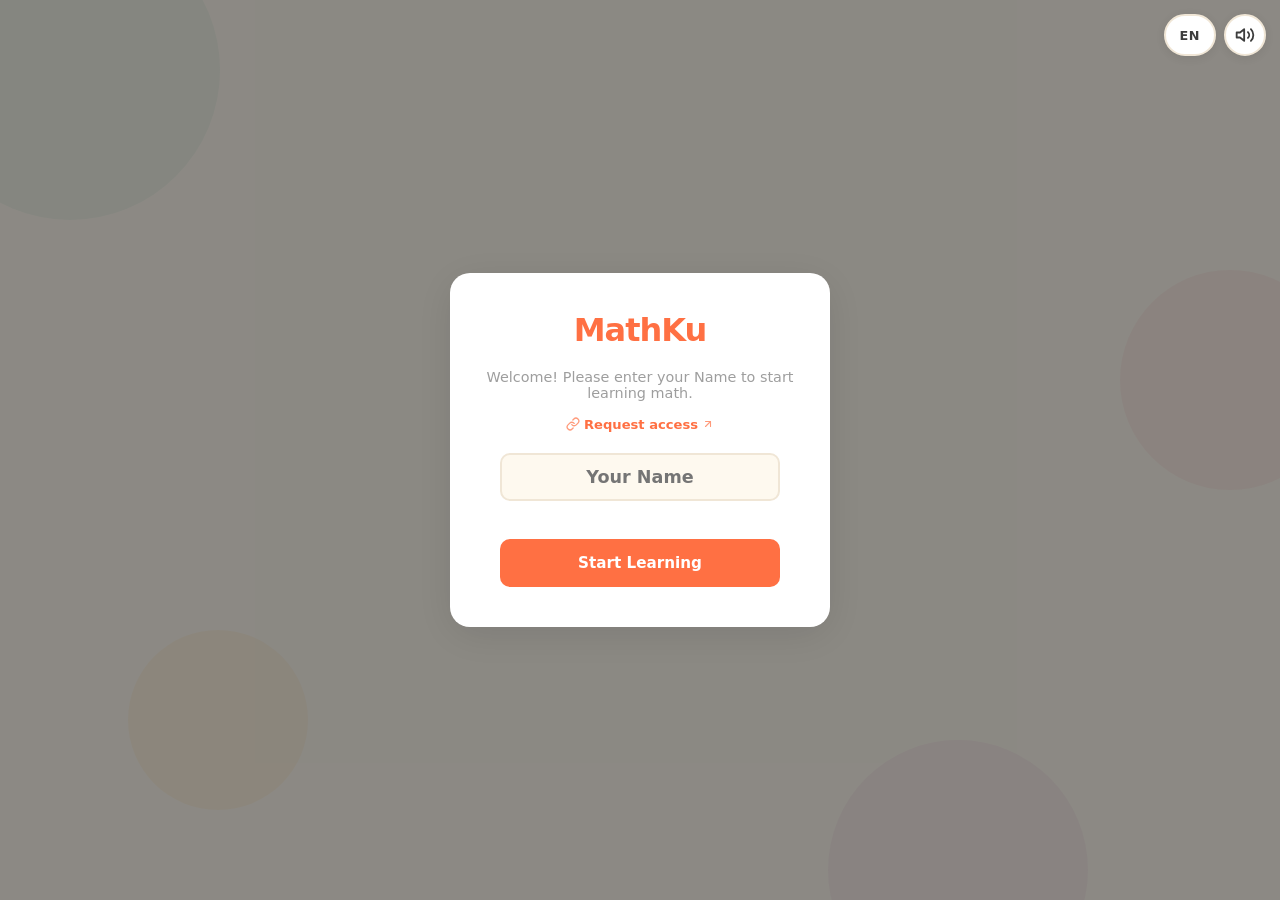
<file: index.html>
<!DOCTYPE html>
<html lang="id">
<head>
<meta charset="UTF-8">
<meta name="viewport" content="width=device-width, initial-scale=1.0, maximum-scale=1.0, user-scalable=no">
<title>MathKu - Belajar Berhitung</title>
<link rel="icon" type="image/svg+xml" href="data:image/svg+xml,<svg xmlns='http://www.w3.org/2000/svg' viewBox='0 0 64 64'><defs><linearGradient id='g' x1='0%25' y1='0%25' x2='100%25' y2='100%25'><stop offset='0%25' stop-color='%23FF7043'/><stop offset='50%25' stop-color='%23EC407A'/><stop offset='100%25' stop-color='%23AB47BC'/></linearGradient></defs><rect width='64' height='64' rx='14' fill='url(%23g)'/><text x='32' y='45' font-family='Arial,sans-serif' font-size='30' font-weight='900' text-anchor='middle' fill='white'>1+2</text></svg>">
<link rel="icon" type="image/png" sizes="32x32" href="icons/favicon-32x32.png">
<link rel="apple-touch-icon" sizes="180x180" href="icons/apple-touch-icon-180x180.png">
<link rel="manifest" href="manifest.json">
<meta name="theme-color" content="#FF7043">
<meta name="description" content="Aplikasi belajar berhitung menyenangkan untuk anak Indonesia. Penjumlahan, pengurangan, perkalian, pembagian, dan ujian.">
<meta name="apple-mobile-web-app-capable" content="yes">
<meta name="apple-mobile-web-app-status-bar-style" content="default">
<meta name="apple-mobile-web-app-title" content="MathKu">
<meta name="mobile-web-app-capable" content="yes">
<style>
  *,*::before,*::after{box-sizing:border-box;margin:0;padding:0}
  :root{
    --bg:#FEF9EF;--bg-alt:#FFF5E4;--card:#FFFFFF;--text:#3D3D3D;
    --text-light:#9E9E9E;--accent:#FF7043;--accent-hover:#E64A19;
    --success:#4CAF50;--danger:#EF5350;--border:#F0E6D6;
    --shadow:0 4px 20px rgba(0,0,0,0.06);--shadow-lg:0 8px 40px rgba(0,0,0,0.1);
    --radius:16px;--radius-sm:10px;
  }
  html{font-size:16px}
  body{font-family:'Segoe UI',system-ui,-apple-system,sans-serif;background:var(--bg);color:var(--text);min-height:100vh;overflow-x:hidden}
  .bg-shape{position:fixed;border-radius:50%;pointer-events:none;z-index:0;opacity:0.06}
  .bg-shape:nth-child(1){width:300px;height:300px;background:#26A69A;top:-80px;left:-80px;animation:bf 18s ease-in-out infinite}
  .bg-shape:nth-child(2){width:220px;height:220px;background:#EC407A;top:30%;right:-60px;animation:bf 22s ease-in-out infinite reverse}
  .bg-shape:nth-child(3){width:180px;height:180px;background:#FFA726;bottom:10%;left:10%;animation:bf 15s ease-in-out infinite 3s}
  .bg-shape:nth-child(4){width:260px;height:260px;background:#AB47BC;bottom:-100px;right:15%;animation:bf 20s ease-in-out infinite 5s}
  .bg-shape:nth-child(5){width:140px;height:140px;background:#42A5F5;top:50%;left:40%;animation:bf 16s ease-in-out infinite 2s}
  @keyframes bf{0%,100%{transform:translate(0,0) scale(1)}33%{transform:translate(30px,-20px) scale(1.05)}66%{transform:translate(-20px,15px) scale(0.95)}}

  #app{position:relative;z-index:1;max-width:860px;margin:0 auto;padding:16px;min-height:100vh}
  .screen{display:none;padding:16px;max-width:860px;margin:0 auto}
  .screen.active{display:block;animation:sIn .35s ease both}
  @keyframes sIn{from{opacity:0;transform:translateY(14px)}to{opacity:1;transform:translateY(0)}}

  .save-toast{
    position:fixed;bottom:24px;left:50%;transform:translateX(-50%) translateY(80px);
    background:#4CAF50;color:#fff;padding:10px 24px;border-radius:30px;
    font-size:.85rem;font-weight:600;z-index:300;pointer-events:none;
    box-shadow:0 4px 16px rgba(76,175,80,0.35);
    transition:transform .4s ease, opacity .4s ease;opacity:0;
  }
  .save-toast.show{transform:translateX(-50%) translateY(0);opacity:1}

  .home-header{text-align:center;padding:28px 0 8px}
  .home-title{font-size:2.6rem;font-weight:900;letter-spacing:-1px;background:linear-gradient(135deg,#FF7043,#EC407A,#AB47BC);-webkit-background-clip:text;-webkit-text-fill-color:transparent;background-clip:text;line-height:1.1}
  .home-subtitle{font-size:1rem;color:var(--text-light);margin-top:6px}
  .save-indicator{font-size:.75rem;color:var(--success);margin-top:4px;opacity:.7}

  .cat-grid{display:grid;grid-template-columns:repeat(auto-fill,minmax(220px,1fr));gap:16px;margin-top:28px}
  .cat-card{background:var(--card);border-radius:var(--radius);padding:24px 20px;box-shadow:var(--shadow);cursor:pointer;position:relative;overflow:hidden;transition:transform .25s,box-shadow .25s;border:2px solid transparent}
  .cat-card:hover{transform:translateY(-4px);box-shadow:var(--shadow-lg)}
  .cat-card:active{transform:translateY(-1px) scale(.98)}
  .cat-card.completed{border-color:#FFD54F}
  .cat-card.completed::after{content:'Selesai';position:absolute;top:12px;right:-28px;background:#FFD54F;color:#5D4037;font-size:.7rem;font-weight:700;padding:3px 32px;transform:rotate(45deg);letter-spacing:.5px}
  .cat-icon{width:56px;height:56px;border-radius:14px;display:flex;align-items:center;justify-content:center;font-size:1.6rem;font-weight:800;color:#fff;margin-bottom:14px}
  .cat-icon-emoji{font-size:1.8rem;font-weight:400}
  .cat-name{font-size:1.05rem;font-weight:700;margin-bottom:4px}
  .cat-progress{font-size:.82rem;color:var(--text-light)}
  .cat-bar{width:100%;height:5px;background:#F0ECE4;border-radius:3px;margin-top:10px;overflow:hidden}
  .cat-bar-fill{height:100%;border-radius:3px;transition:width .5s}

  .level-header{display:flex;align-items:center;gap:12px;padding:20px 0 6px}
  .btn-back{width:42px;height:42px;border-radius:12px;border:2px solid var(--border);background:var(--card);cursor:pointer;display:flex;align-items:center;justify-content:center;font-size:1.3rem;color:var(--text);transition:background .2s,border-color .2s;flex-shrink:0}
  .btn-back:hover{background:var(--bg-alt);border-color:var(--text-light)}
  .level-title{font-size:1.35rem;font-weight:800}
  .level-desc{font-size:.88rem;color:var(--text-light);margin:4px 0 24px 54px}
  .level-grid{display:grid;grid-template-columns:repeat(auto-fill,minmax(80px,1fr));gap:14px;padding-bottom:40px}
  .level-node{display:flex;flex-direction:column;align-items:center;gap:6px;cursor:pointer}
  .level-node.locked{cursor:default}
  .level-circle{width:60px;height:60px;border-radius:50%;display:flex;align-items:center;justify-content:center;font-size:1.2rem;font-weight:800;color:#fff;transition:transform .2s,box-shadow .2s;position:relative}
  .level-node:not(.locked) .level-circle:hover{transform:scale(1.1);box-shadow:0 4px 16px rgba(0,0,0,.15)}
  .level-node.locked .level-circle{background:#E0E0E0!important;color:#BDBDBD!important}
  .level-node.locked .level-circle::after{content:'';position:absolute;bottom:6px;right:6px;width:14px;height:11px;background:#BDBDBD;border-radius:2px}
  .level-node.locked .level-circle::before{content:'';position:absolute;bottom:14px;right:8px;z-index:1;width:8px;height:8px;border:2px solid #BDBDBD;border-bottom:none;border-radius:4px 4px 0 0}
  .level-node.current .level-circle{animation:pr 2s ease-in-out infinite}
  @keyframes pr{0%,100%{box-shadow:0 0 0 0 rgba(255,112,67,.4)}50%{box-shadow:0 0 0 8px rgba(255,112,67,0)}}
  .level-stars{font-size:.72rem;color:#FFD54F;letter-spacing:1px;min-height:14px}
  .level-node.locked .level-stars{color:#E0E0E0}
  .level-label{font-size:.68rem;color:var(--text-light);text-align:center;line-height:1.2;max-width:80px}

  .quiz-top{display:flex;align-items:center;justify-content:space-between;padding:16px 0;flex-wrap:wrap;gap:8px}
  .quiz-top-left{display:flex;align-items:center;gap:12px}
  .quiz-progress-text{font-size:.9rem;font-weight:600;color:var(--text-light)}
  .quiz-dots{display:flex;gap:5px;flex-wrap:wrap;justify-content:center}
  .quiz-dot{width:10px;height:10px;border-radius:50%;background:#E0DCD4;transition:background .3s,transform .3s}
  .quiz-dot.done{background:var(--success);transform:scale(1.1)}
  .quiz-dot.wrong{background:var(--danger)}
  .quiz-dot.current{background:var(--accent);transform:scale(1.25)}
  .quiz-cat-badge{font-size:.78rem;font-weight:700;color:#fff;padding:4px 12px;border-radius:20px}
  .quiz-timer{font-size:.88rem;font-weight:700;color:var(--text);padding:4px 12px;background:var(--bg-alt);border-radius:20px}
  .quiz-timer.urgent{color:var(--danger);background:#FFEBEE;animation:tp 1s ease infinite}
  @keyframes tp{0%,100%{transform:scale(1)}50%{transform:scale(1.05)}}

  .quiz-card{
    background:var(--card);
    border-radius:var(--radius);
    padding:24px 20px;
    box-shadow:var(--shadow-lg);
    text-align:center;
    margin-top:12px;
    min-height:calc(100vh - 220px);
    display:flex;
    flex-direction:column;
    align-items:center;
    justify-content:center;
    gap:24px;
    position:relative;
    border:2px solid var(--border);
    overflow:hidden;
  }
  .quiz-question{
    font-size:2rem;
    font-weight:800;
    color:var(--text);
    line-height:1.3;
    word-break:break-all;
    display:flex;
    align-items:center;
    justify-content:center;
    text-align:center;
  }
  
  /* PERBAIKAN EMOJI AGAR TIDAK BERTUMPUK */
  .quiz-emoji-area{
    display:flex;
    flex-wrap:wrap;
    align-items:center;
    justify-content:center;
    gap:12px; /* Jarak antar kelompok emoji dan tanda +/- */
    padding:16px;
    background:var(--bg-alt);
    border-radius:var(--radius-sm);
    max-width:100%;
    max-height:40vh;
    overflow-y:auto;
    line-height:1.5;
  }
  .emoji-group {
    display: flex;
    flex-wrap: wrap; /* Emoji di dalam kotak bisa turun baris dengan rapi */
    align-items: center;
    justify-content: center;
    max-width: 45%; /* Batasi lebar kotak agar selalu berdampingan */
    gap: 2px;
    background: rgba(255,255,255,0.8);
    padding: 8px 10px;
    border-radius: 12px;
    box-shadow: 0 2px 8px rgba(0,0,0,0.05);
    font-size: 1.6rem;
  }
  .emoji-op {
    font-size: 1.8rem;
    font-weight: 900;
    color: var(--accent);
    flex-shrink: 0;
  }

  .quiz-input-wrap{
    display:flex;
    gap:10px;
    align-items:center;
    width:100%;
    max-width:320px;
  }
  .quiz-input{flex:1;height:52px;border:2px solid var(--border);border-radius:var(--radius-sm);font-size:1.5rem;font-weight:700;text-align:center;outline:none;transition:border-color .2s;background:var(--bg);font-family:inherit;color:var(--text)}
  .quiz-input:focus{border-color:var(--accent)}
  .quiz-input:disabled{opacity:.5}
  .btn-submit{height:52px;padding:0 24px;border:none;border-radius:var(--radius-sm);background:var(--accent);color:#fff;font-size:1rem;font-weight:700;cursor:pointer;transition:background .2s,transform .15s;font-family:inherit;white-space:nowrap}
  .btn-submit:hover{background:var(--accent-hover)}
  .btn-submit:active{transform:scale(.95)}
  .btn-submit:disabled{opacity:.4;cursor:default;transform:none}
  .quiz-feedback{position:absolute;inset:0;display:flex;flex-direction:column;align-items:center;justify-content:center;border-radius:var(--radius);opacity:0;pointer-events:none;transition:opacity .3s}
  .quiz-feedback.show{opacity:1;pointer-events:auto}
  .quiz-feedback.correct{background:rgba(76,175,80,.12)}
  .quiz-feedback.wrong{background:rgba(239,83,80,.12)}
  .feedback-icon{font-size:3rem;margin-bottom:8px}
  .feedback-text{font-size:1.15rem;font-weight:700}
  .feedback-answer{font-size:.95rem;color:var(--text-light);margin-top:4px}

  .result-wrap{display:flex;flex-direction:column;align-items:center;justify-content:center;min-height:80vh;padding:20px 0}
  .result-card{background:var(--card);border-radius:var(--radius);padding:40px 32px;box-shadow:var(--shadow-lg);text-align:center;max-width:440px;width:100%;border:2px solid var(--border)}
  .score-ring-wrap{position:relative;width:140px;height:140px;margin:0 auto 20px}
  .score-ring{width:100%;height:100%;transform:rotate(-90deg)}
  .score-ring-bg{fill:none;stroke:#F0ECE4;stroke-width:10}
  .score-ring-fg{fill:none;stroke-width:10;stroke-linecap:round;transition:stroke-dashoffset 1.2s}
  .score-number{position:absolute;inset:0;display:flex;flex-direction:column;align-items:center;justify-content:center}
  .score-pct{font-size:2.2rem;font-weight:900;line-height:1}
  .score-label{font-size:.78rem;color:var(--text-light);margin-top:2px}
  .result-detail{font-size:.95rem;color:var(--text-light);margin-bottom:8px}
  .star-progress-bar{display:flex;gap:8px;justify-content:center;margin-bottom:16px}
  .star-slot{width:36px;height:36px;border-radius:50%;display:flex;align-items:center;justify-content:center;font-size:1.1rem;transition:transform .3s,background .3s}
  .star-slot.earned{background:#FFF8E1;color:#FFB300;transform:scale(1.1)}
  .star-slot.empty{background:#F5F0E8;color:#D0C8B8}
  .result-hint{font-size:.82rem;color:var(--text-light);margin-bottom:4px;padding:6px 12px;background:var(--bg-alt);border-radius:8px;display:inline-block}
  .result-msg{font-size:1.1rem;font-weight:700;margin:16px 0 24px;line-height:1.4}
  .result-btns{display:flex;gap:10px;flex-wrap:wrap;justify-content:center}
  .btn{height:48px;padding:0 24px;border:none;border-radius:var(--radius-sm);font-size:.95rem;font-weight:700;cursor:pointer;transition:background .2s,transform .15s;font-family:inherit}
  .btn:active{transform:scale(.96)}
  .btn-primary{background:var(--accent);color:#fff}
  .btn-primary:hover{background:var(--accent-hover)}
  .btn-secondary{background:var(--bg-alt);color:var(--text);border:2px solid var(--border)}
  .btn-secondary:hover{background:#F0ECE4}

  .overlay{position:fixed;inset:0;z-index:100;display:flex;align-items:center;justify-content:center;background:rgba(0,0,0,.45);opacity:0;pointer-events:none;transition:opacity .4s;padding:20px}
  .overlay.show{opacity:1;pointer-events:auto}
  .celeb-card{background:var(--card);border-radius:20px;padding:40px 32px;text-align:center;max-width:380px;width:100%;box-shadow:var(--shadow-lg);transform:scale(.8);transition:transform .4s}
  .overlay.show .celeb-card{transform:scale(1)}
  .celeb-trophy{width:80px;height:80px;margin:0 auto 16px;border-radius:50%;display:flex;align-items:center;justify-content:center}
  .celeb-title{font-size:1.5rem;font-weight:900;margin-bottom:8px}
  .celeb-desc{font-size:1rem;color:var(--text-light);margin-bottom:24px;line-height:1.5}

  #confetti{position:fixed;inset:0;pointer-events:none;z-index:200;overflow:hidden}
  .confetti-p{position:absolute;top:-20px;border-radius:3px;animation:cfall linear forwards}
  @keyframes cfall{0%{transform:translateY(0) rotate(0) scale(1);opacity:1}80%{opacity:1}100%{transform:translateY(105vh) rotate(900deg) scale(.5);opacity:0}}

  .home-footer{text-align:center;padding:32px 0 20px}
  .btn-reset{background:none;border:none;color:var(--text-light);font-size:.8rem;cursor:pointer;text-decoration:underline;font-family:inherit;transition:color .2s}
  .btn-reset:hover{color:var(--danger)}
  .reset-confirm{display:inline-flex;align-items:center;gap:8px;margin-top:8px;font-size:.82rem;color:var(--danger)}
  .reset-confirm button{background:var(--danger);color:#fff;border:none;padding:4px 14px;border-radius:6px;cursor:pointer;font-size:.8rem;font-weight:600;font-family:inherit}
  .reset-confirm .btn-cancel{background:none;color:var(--text-light);text-decoration:underline;padding:0}
  @keyframes shake{0%,100%{transform:translateX(0)}20%{transform:translateX(-8px)}40%{transform:translateX(8px)}60%{transform:translateX(-5px)}80%{transform:translateX(5px)}}
  .anim-shake{animation:shake .4s ease}
  @keyframes pop{0%{transform:scale(.5);opacity:0}60%{transform:scale(1.15)}100%{transform:scale(1);opacity:1}}
  .anim-pop{animation:pop .4s ease both}

  @media(max-width:520px){
    .home-title{font-size:2rem}
    .cat-grid{grid-template-columns:1fr 1fr;gap:10px}
    .cat-card{padding:16px 14px}
    .cat-icon{width:44px;height:44px;font-size:1.3rem;border-radius:11px}
    .cat-name{font-size:.92rem}
    .quiz-question{font-size:1.6rem;}
    .quiz-card{padding:20px 16px; min-height:calc(100vh - 200px);}
    .emoji-group{font-size:1.3rem; max-width:42%;}
    .emoji-op{font-size:1.5rem;}
    .level-grid{grid-template-columns:repeat(auto-fill,minmax(90px,1fr));gap:10px}
    .level-circle{width:52px;height:52px;font-size:1.05rem}
    .result-card{padding:28px 20px}
    .score-ring-wrap{width:120px;height:120px}
    .score-pct{font-size:1.8rem}
    .quiz-input-wrap{max-width:100%;}
    .quiz-input{height:48px;font-size:1.3rem;}
    .btn-submit{height:48px;font-size:.9rem;padding:0 16px;}
  }
  @media(max-width:360px){
    .cat-grid{grid-template-columns:1fr}
    .emoji-group{font-size:1.1rem;}
    .quiz-question{font-size:1.4rem;}
  }
  @media(prefers-reduced-motion:reduce){*,*::before,*::after{animation-duration:.01ms!important;transition-duration:.01ms!important}}

  /* Header logo & Pasang Aplikasi button */
  .home-logo{display:inline-flex;align-items:center;justify-content:center;width:54px;height:54px;border-radius:14px;background:linear-gradient(135deg,#FF7043,#EC407A,#AB47BC);box-shadow:0 4px 14px rgba(255,112,67,.3);margin-bottom:10px}
  .home-logo svg{width:34px;height:34px;display:block}

  /* Language toggle button - floating top-right (next to sound) */
  .lang-toggle{position:fixed;top:14px;right:64px;z-index:350;height:42px;padding:0 14px;border-radius:21px;border:2px solid var(--border);background:var(--card);cursor:pointer;display:flex;align-items:center;justify-content:center;box-shadow:0 2px 10px rgba(0,0,0,.08);transition:all .2s;font-family:inherit;font-weight:700;font-size:.8rem;color:var(--text)}
  .lang-toggle:hover{transform:scale(1.05);border-color:var(--accent);box-shadow:0 4px 14px rgba(255,112,67,.2)}
  .lang-toggle:active{transform:scale(.96)}
  .lang-flag{letter-spacing:.5px}

  /* Request access link (login screen) - inline teks kecil */
  .access-request-link{display:inline-flex;align-items:center;gap:4px;margin-bottom:18px;padding:2px 4px;color:var(--accent);font-size:.82rem;font-weight:600;text-decoration:none;cursor:pointer;transition:color .2s;font-family:inherit;border-bottom:1px solid transparent}
  .access-request-link:hover{color:var(--accent-hover);border-bottom-color:currentColor}
  .access-request-link:active{opacity:.7}
  .access-request-link svg{width:11px;height:11px;flex-shrink:0;opacity:.7}

  /* Sound toggle button - floating top-right */
  .sound-toggle{position:fixed;top:14px;right:14px;z-index:350;width:42px;height:42px;border-radius:50%;border:2px solid var(--border);background:var(--card);cursor:pointer;display:flex;align-items:center;justify-content:center;box-shadow:0 2px 10px rgba(0,0,0,.08);transition:all .2s;font-family:inherit;padding:0}
  .sound-toggle:hover{transform:scale(1.08);border-color:var(--accent);box-shadow:0 4px 14px rgba(255,112,67,.2)}
  .sound-toggle:active{transform:scale(.95)}
  .sound-toggle svg{width:20px;height:20px;color:var(--text);transition:color .2s}
  .sound-toggle.muted svg{color:var(--text-light)}
  .sound-toggle .sound-off-line{display:none}
  .sound-toggle.muted .sound-on-icon{display:none}
  .sound-toggle.muted .sound-off-line{display:block}
  .sound-pulse{position:absolute;inset:-4px;border-radius:50%;border:2px solid var(--accent);opacity:0;pointer-events:none}
  .sound-toggle.playing .sound-pulse{animation:sndpulse .6s ease-out}
  @keyframes sndpulse{0%{opacity:.8;transform:scale(1)}100%{opacity:0;transform:scale(1.6)}}

  .btn-install{display:inline-flex;align-items:center;gap:7px;margin-top:14px;padding:8px 18px;background:#fff;color:var(--accent);border:2px solid var(--accent);border-radius:24px;font-size:.82rem;font-weight:700;cursor:pointer;font-family:inherit;transition:all .2s;box-shadow:0 2px 8px rgba(255,112,67,.12)}
  .btn-install:hover{background:var(--accent);color:#fff;transform:translateY(-1px);box-shadow:0 4px 12px rgba(255,112,67,.25)}
  .btn-install:active{transform:scale(.97)}
  .btn-install svg{width:15px;height:15px;flex-shrink:0}
  /* Indikator tombol siap install native (badge dot berkedip) */
  .btn-install.install-ready{position:relative;animation:instglow 2s ease-in-out infinite}
  .btn-install.install-ready::after{content:'';position:absolute;top:-3px;right:-3px;width:10px;height:10px;border-radius:50%;background:#4CAF50;border:2px solid #fff;animation:instblink 1.4s ease-in-out infinite}
  @keyframes instglow{0%,100%{box-shadow:0 2px 8px rgba(255,112,67,.12)}50%{box-shadow:0 4px 16px rgba(76,175,80,.35)}}
  @keyframes instblink{0%,100%{opacity:1;transform:scale(1)}50%{opacity:.5;transform:scale(1.2)}}

  /* Install guide modal */
  .install-modal{position:fixed;inset:0;z-index:250;display:flex;align-items:center;justify-content:center;background:rgba(0,0,0,.5);opacity:0;pointer-events:none;transition:opacity .3s;padding:16px}
  .install-modal.show{opacity:1;pointer-events:auto}
  .install-card{background:#fff;border-radius:20px;padding:24px 20px;max-width:460px;width:100%;max-height:85vh;overflow-y:auto;box-shadow:var(--shadow-lg);transform:scale(.9);transition:transform .3s}
  .install-modal.show .install-card{transform:scale(1)}
  .install-head{display:flex;align-items:center;justify-content:space-between;margin-bottom:14px;gap:12px}
  .install-title{font-size:1.1rem;font-weight:800;color:var(--text);display:flex;align-items:center;gap:10px;flex:1;line-height:1.3}
  .install-title svg{width:22px;height:22px;color:var(--accent);flex-shrink:0}
  .install-close{width:34px;height:34px;border-radius:50%;border:none;background:var(--bg-alt);cursor:pointer;font-size:1.4rem;color:var(--text-light);display:flex;align-items:center;justify-content:center;transition:background .2s;line-height:1;flex-shrink:0}
  .install-close:hover{background:#E0DCD4;color:var(--text)}
  .install-intro{font-size:.85rem;color:var(--text-light);line-height:1.5;margin-bottom:14px;padding:10px 14px;background:var(--bg-alt);border-radius:10px}
  .install-tabs{display:flex;gap:4px;background:var(--bg-alt);padding:4px;border-radius:10px;margin-bottom:16px}
  .install-tab{flex:1;padding:8px 6px;border:none;background:transparent;border-radius:8px;font-size:.78rem;font-weight:600;color:var(--text-light);cursor:pointer;transition:all .2s;font-family:inherit}
  .install-tab.active{background:#fff;color:var(--accent);box-shadow:0 1px 4px rgba(0,0,0,.08)}
  .install-content{display:none;font-size:.88rem;line-height:1.6;color:var(--text)}
  .install-content.active{display:block;animation:sIn .3s ease both}
  .install-step{display:flex;gap:12px;margin-bottom:12px;align-items:flex-start}
  .step-num{flex-shrink:0;width:26px;height:26px;border-radius:50%;background:linear-gradient(135deg,#FF7043,#EC407A);color:#fff;font-size:.78rem;font-weight:800;display:flex;align-items:center;justify-content:center;margin-top:1px}
  .step-text{flex:1;line-height:1.55}
  .step-text strong{color:var(--text);font-weight:700}
  .step-text .step-hint{display:inline-block;background:#FFF3E0;color:#E65100;padding:1px 8px;border-radius:6px;font-size:.78rem;font-weight:600;margin:0 2px}
  .install-note{margin-top:14px;padding:10px 14px;background:#E8F5E9;border-radius:10px;font-size:.82rem;color:#2E7D32;line-height:1.5;display:flex;gap:8px;align-items:flex-start}
  .install-note svg{width:16px;height:16px;flex-shrink:0;margin-top:2px}
</style>
</head>
<body>
<div class="bg-shape"></div><div class="bg-shape"></div><div class="bg-shape"></div><div class="bg-shape"></div><div class="bg-shape"></div>

<!-- Tombol toggle musik on/off -->
<button class="sound-toggle" id="sound-toggle" aria-label="Aktifkan/Matikan musik" title="Aktifkan/Matikan musik">
  <svg class="sound-on-icon" viewBox="0 0 24 24" fill="none" stroke="currentColor" stroke-width="2.2" stroke-linecap="round" stroke-linejoin="round"><polygon points="11 5 6 9 2 9 2 15 6 15 11 19 11 5"/><path d="M15.54 8.46a5 5 0 0 1 0 7.07"/><path d="M19.07 4.93a10 10 0 0 1 0 14.14"/></svg>
  <svg class="sound-off-line" viewBox="0 0 24 24" fill="none" stroke="currentColor" stroke-width="2.2" stroke-linecap="round" stroke-linejoin="round"><polygon points="11 5 6 9 2 9 2 15 6 15 11 19 11 5"/><line x1="23" y1="9" x2="17" y2="15"/><line x1="17" y1="9" x2="23" y2="15"/></svg>
  <span class="sound-pulse"></span>
</button>

<!-- Tombol toggle bahasa -->
<button class="lang-toggle" id="lang-toggle" aria-label="Switch language" title="Switch language">
  <span class="lang-flag" id="lang-flag">ID</span>
</button>
<div id="app">
  <div id="screen-home" class="screen"></div>
  <div id="screen-levels" class="screen"></div>
  <div id="screen-quiz" class="screen"></div>
  <div id="screen-result" class="screen"></div>
</div>
<div id="overlay" class="overlay"></div>
<div id="confetti"></div>
<div class="save-toast" id="save-toast">Progres tersimpan</div>

<!-- Modal Panduan Pasang Aplikasi PWA -->
<div class="install-modal" id="install-modal">
  <div class="install-card">
    <div class="install-head">
      <div class="install-title">
        <svg viewBox="0 0 24 24" fill="none" stroke="currentColor" stroke-width="2.2" stroke-linecap="round" stroke-linejoin="round"><path d="M21 15v4a2 2 0 0 1-2 2H5a2 2 0 0 1-2-2v-4"/><polyline points="7 10 12 15 17 10"/><line x1="12" y1="15" x2="12" y2="3"/></svg>
        <span id="i18n-install-title">Pasang MathKu di Perangkat Anda</span>
      </div>
      <button class="install-close" id="install-close" aria-label="Tutup">&times;</button>
    </div>
    <div class="install-intro" id="i18n-install-intro">Pasang MathKu sebagai aplikasi agar bisa dibuka dengan satu tap, tampil layar penuh, dan tersimpan di layar utama seperti aplikasi biasa.</div>
    <div class="install-tabs">
      <button class="install-tab active" data-platform="android" id="i18n-tab-android">Android</button>
      <button class="install-tab" data-platform="ios" id="i18n-tab-ios">iPhone/iPad</button>
      <button class="install-tab" data-platform="desktop" id="i18n-tab-desktop">Komputer</button>
    </div>

    <div class="install-content active" data-platform="android">
      <div class="install-step"><div class="step-num">1</div><div class="step-text" id="i18n-and1"></div></div>
      <div class="install-step"><div class="step-num">2</div><div class="step-text" id="i18n-and2"></div></div>
      <div class="install-step"><div class="step-num">3</div><div class="step-text" id="i18n-and3"></div></div>
      <div class="install-step"><div class="step-num">4</div><div class="step-text" id="i18n-and4"></div></div>
      <div class="install-step"><div class="step-num">5</div><div class="step-text" id="i18n-and5"></div></div>
      <div class="install-note"><svg viewBox="0 0 24 24" fill="none" stroke="currentColor" stroke-width="2.5" stroke-linecap="round" stroke-linejoin="round"><polyline points="20 6 9 17 4 12"/></svg><span id="i18n-and-note"></span></div>
    </div>

    <div class="install-content" data-platform="ios">
      <div class="install-step"><div class="step-num">1</div><div class="step-text" id="i18n-ios1"></div></div>
      <div class="install-step"><div class="step-num">2</div><div class="step-text" id="i18n-ios2"></div></div>
      <div class="install-step"><div class="step-num">3</div><div class="step-text" id="i18n-ios3"></div></div>
      <div class="install-step"><div class="step-num">4</div><div class="step-text" id="i18n-ios4"></div></div>
      <div class="install-step"><div class="step-num">5</div><div class="step-text" id="i18n-ios5"></div></div>
      <div class="install-note"><svg viewBox="0 0 24 24" fill="none" stroke="currentColor" stroke-width="2.5" stroke-linecap="round" stroke-linejoin="round"><polyline points="20 6 9 17 4 12"/></svg><span id="i18n-ios-note"></span></div>
    </div>

    <div class="install-content" data-platform="desktop">
      <div class="install-step"><div class="step-num">1</div><div class="step-text" id="i18n-dsk1"></div></div>
      <div class="install-step"><div class="step-num">2</div><div class="step-text" id="i18n-dsk2"></div></div>
      <div class="install-step"><div class="step-num">3</div><div class="step-text" id="i18n-dsk3"></div></div>
      <div class="install-step"><div class="step-num">4</div><div class="step-text" id="i18n-dsk4"></div></div>
      <div class="install-step"><div class="step-num">5</div><div class="step-text" id="i18n-dsk5"></div></div>
      <div class="install-note"><svg viewBox="0 0 24 24" fill="none" stroke="currentColor" stroke-width="2.5" stroke-linecap="round" stroke-linejoin="round"><polyline points="20 6 9 17 4 12"/></svg><span id="i18n-dsk-note"></span></div>
    </div>
  </div>
</div>

<script>
/* ================================================================
   SISTEM PENYIMPANAN GANDA — localStorage + Cookie fallback
   ================================================================ */
var SAVE_KEY = 'mathku_v14'; // Versi diperbarui
function setCookie(name, val, days) {
  var d = new Date();
  d.setTime(d.getTime() + (days * 24 * 60 * 60 * 1000));
  document.cookie = name + '=' + encodeURIComponent(val) + ';expires=' + d.toUTCString() + ';path=/;SameSite=Lax';
}
function getCookie(name) {
  var pairs = document.cookie.split(';');
  for (var i = 0; i < pairs.length; i++) {
    var c = pairs[i].trim();
    if (c.indexOf(name + '=') === 0) {
      return decodeURIComponent(c.substring(name.length + 1));
    }
  }
  return null;
}
function deleteCookie(name) {
  document.cookie = name + '=;expires=Thu, 01 Jan 1970 00:00:00 UTC;path=/;SameSite=Lax';
}

function saveProg(p) {
  var json = JSON.stringify(p);
  try { localStorage.setItem(SAVE_KEY, json); } catch(e) {}
  try { setCookie(SAVE_KEY, json, 365); } catch(e) {}
}

function loadProg() {
  var json = null;
  try { json = localStorage.getItem(SAVE_KEY); } catch(e) {}
  if (!json) { json = getCookie(SAVE_KEY); }
  if (json) {
    try {
      var p = JSON.parse(json);
      if (typeof p.accessGranted === 'undefined') p.accessGranted = false;
      if (typeof p.userName !== 'string') p.userName = "";
      for (var i = 0; i < CATS.length; i++) {
        var c = CATS[i];
        if (!p[c.id] || typeof p[c.id] !== 'object') p[c.id] = { unlocked: 1, stars: {} };
        if (typeof p[c.id].unlocked !== 'number' || p[c.id].unlocked < 1) p[c.id].unlocked = 1;
        if (!p[c.id].stars || typeof p[c.id].stars !== 'object') p[c.id].stars = {};
        for (var j = 1; j <= c.maxLv; j++) {
          if (typeof p[c.id].stars[j] !== 'number' || p[c.id].stars[j] < 0) p[c.id].stars[j] = 0;
          if (p[c.id].stars[j] > 3) p[c.id].stars[j] = 3;
        }
      }
      if (p['ujian'].unlocked < 8) p['ujian'].unlocked = 8;
      try { if (!localStorage.getItem(SAVE_KEY)) localStorage.setItem(SAVE_KEY, JSON.stringify(p)); } catch(e) {}
      return p;
    } catch(e) { }
  }
  return defProg();
}

window.addEventListener('beforeunload', function() { saveProg(progress); });
window.addEventListener('pagehide', function() { saveProg(progress); });
document.addEventListener('visibilitychange', function() {
    if (document.visibilityState === 'hidden') {
        saveProg(progress);
    }
});

var saveToastTimer = null;
function showSaveToast() {
  var el = document.getElementById('save-toast');
  if (!el) return;
  el.classList.add('show');
  if (saveToastTimer) clearTimeout(saveToastTimer);
  saveToastTimer = setTimeout(function() { el.classList.remove('show'); }, 2000);
}

/* ================================================================
   KONFIGURASI KATEGORI
   ================================================================ */
var CATS=[
  {id:'mencacah',name:'Mencacah',icon:'\uD83D\uDC46',isEmoji:true,color:'#8D6E63',maxLv:2},
  {id:'penjumlahan',name:'Penjumlahan',icon:'+',isEmoji:false,color:'#26A69A',maxLv:9},
  {id:'pengurangan',name:'Pengurangan',icon:'\u2212',isEmoji:false,color:'#FF7043',maxLv:9},
  {id:'jumlah_kurang',name:'Jumlah & Kurang',icon:'\u00B1',isEmoji:false,color:'#AB47BC',maxLv:4},
  {id:'perkalian',name:'Perkalian',icon:'\u00D7',isEmoji:false,color:'#66BB6A',maxLv:9},
  {id:'pembagian',name:'Pembagian',icon:'\u00F7',isEmoji:false,color:'#42A5F5',maxLv:9},
  {id:'kali_bagi',name:'Kali & Bagi',icon:'\u00D7\u00F7',isEmoji:false,color:'#FFA726',maxLv:4},
  {id:'advance',name:'Advance',icon:'\u2217',isEmoji:false,color:'#EC407A',maxLv:4},
  {id:'ujian',name:'Ujian',icon:'\uD83C\uDFC6',isEmoji:true,color:'#5C6BC0',maxLv:7}
];

var UJ_SEC=[
  {id:'penjumlahan',name:'Penjumlahan',color:'#26A69A',maxLv:9,gen:genPenjumlahan,time:10},
  {id:'pengurangan',name:'Pengurangan',color:'#FF7043',maxLv:9,gen:genPengurangan,time:10},
  {id:'jumlah_kurang',name:'Jumlah & Kurang',color:'#AB47BC',maxLv:4,gen:genJumlahKurang,time:15},
  {id:'perkalian',name:'Perkalian',color:'#66BB6A',maxLv:9,gen:genPerkalian,time:15},
  {id:'pembagian',name:'Pembagian',color:'#42A5F5',maxLv:9,gen:genPembagian,time:15},
  {id:'kali_bagi',name:'Kali & Bagi',color:'#FFA726',maxLv:4,gen:genKaliBagi,time:20},
  {id:'advance',name:'Advance',color:'#EC407A',maxLv:4,gen:genAdvance,time:20}
];

var DEV_CODE = "211221"; 

/* ================================================================
   SISTEM INTERNASIONALISASI (i18n) — Bahasa Indonesia & English
   ================================================================ */
var LANG_KEY = 'mathku_lang';
var currentLang = 'id';
try {
  var savedLang = localStorage.getItem(LANG_KEY);
  if (savedLang === null) { savedLang = getCookie(LANG_KEY); }
  if (savedLang === 'en' || savedLang === 'id') currentLang = savedLang;
  // Deteksi bahasa browser jika belum ada preferensi tersimpan
  if (!savedLang) {
    var bl = (navigator.language || 'id').toLowerCase();
    currentLang = bl.indexOf('en') === 0 ? 'en' : 'id';
  }
} catch(e) {}

var I18N = {
  id: {
    // Akses
    access_welcome: 'Selamat datang! Silakan masukkan Nama kamu untuk mulai belajar berhitung.',
    access_request_link: 'Minta akses',
    access_name_ph: 'Nama Kamu',
    access_code_ph: 'Kode Akses',
    access_btn: 'Mulai Belajar',
    access_err_name: 'Nama tidak boleh kosong.',
    access_err_code: 'Kode akses salah!',
    access_granted_title: 'Selamat Datang!',
    access_granted_desc: 'Halo <strong>{name}</strong>, selamat belajar. Mari biasakan berdoa sebelum memulai pelajaran.',
    access_continue: 'Lanjut',
    // Gate (Level 2+)
    gate_title: 'Kode Akses Diperlukan',
    gate_desc: 'Kamu sudah menyelesaikan Level 1. Masukkan kode akses untuk membuka Level 2 dan seterusnya. Kode berlaku untuk semua kategori.',
    gate_btn: 'Buka Level',
    gate_cancel: 'Kembali',
    gate_success: 'Akses diberikan! Semua level kini terbuka.',
    gate_err_code: 'Kode akses salah! Coba lagi atau minta akses.',
    // Home
    home_subtitle: 'Halo {name}, Belajar Berhitung Jadi Menyenangkan',
    home_install_btn: 'Pasang Aplikasi',
    home_save_indicator: '\u2713 Progres tersimpan otomatis',
    home_ujian_count: '7 kategori ujian',
    home_all_done: 'Semua level selesai',
    home_reset_btn: 'Reset Semua Progress',
    home_reset_confirm: 'Yakin hapus semua progress?',
    home_reset_yes: 'Hapus',
    home_reset_no: 'Batal',
    home_footer: '© 2026 MathKu 1.0.25 (Beta) · PWA Edition | Hak Cipta Dilindungi.<br>Dibuat dengan ❤️ untuk pendidikan anak Indonesia.',
    // Level page
    level_desc: 'Skor >70% untuk bintang. 3 bintang untuk naik level.',
    ujian_level_desc: 'Kuis dari semua level setiap kategori \u2022 10 soal \u2022 Waktu berbeda per kategori',
    // Quiz
    quiz_prepare: 'Persiapan Ujian',
    quiz_exam_title: 'Ujian: {name}',
    quiz_exam_time: '<strong>\u23F1 Waktu Ujian:</strong> Kamu punya waktu <strong>{time} menit</strong> untuk mengerjakan 10 soal. Kerjakan dengan cepat tapi teliti!',
    quiz_exam_pray: '<strong>"Ya Allah, berkahilah ilmu yang kau berikan padaku."',
    quiz_exam_start: 'Ujian dimulai dalam:',
    quiz_countdown_go: 'Mulai!',
    quiz_question: 'Soal {n} / {total}',
    quiz_count_emoji: 'Berapa jumlahnya?',
    quiz_input_placeholder: '?',
    quiz_submit: 'Jawab',
    quiz_correct: 'Benar, {name}!',
    quiz_wrong: 'Salah, {name}',
    quiz_answer: 'Jawaban: {ans}',
    // Result
    result_score_label: 'Skor',
    result_correct_count: '{cor} dari {total} benar',
    result_level: 'Level {lv}',
    result_time: 'Waktu: {time}',
    result_stars_hint: 'Kumpulkan 3 bintang (skor >70%) sebanyak {n}x lagi',
    result_level_unlocked: 'Level {lv} sudah terbuka!',
    result_cat_done: 'Semua level {name} selesai!',
    result_msg_3stars: 'Kamu sudah 3 bintang!',
    result_msg_stars_left: ' {n} bintang lagi.',
    result_msg_exam_done: ' Ujian {name} selesai!',
    result_msg_need_score: ' Butuh skor >70% untuk bintang.',
    result_retry: 'Latihan Lagi',
    result_back: 'Kembali',
    // Celebration
    celeb_level_up: 'Kamu naik ke <strong>Level {lv}</strong> di kategori {name}!',
    celeb_cat_done: 'Semua level <strong>{name}</strong> selesai!',
    celeb_continue: 'Lanjut',
    // Toast
    toast_saved: 'Progres tersimpan',
    toast_installed: 'MathKu terpasang! Cari di layar utama.',
    toast_install_success: 'MathKu berhasil dipasang!',
    // Modal install
    install_title: 'Pasang MathKu di Perangkat Anda',
    install_intro: 'Pasang MathKu sebagai aplikasi agar bisa dibuka dengan satu tap, tampil layar penuh, dan tersimpan di layar utama seperti aplikasi biasa.',
    install_close: 'Tutup',
    install_tab_android: 'Android',
    install_tab_ios: 'iPhone/iPad',
    install_tab_desktop: 'Komputer',
    // Android steps
    and_step1: 'Buka aplikasi MathKu di browser <strong>Chrome</strong> di HP Android Anda.',
    and_step2: 'Tap ikon menu <span class="step-hint">&vellip;</span> (tiga titik) di sudut kanan atas browser.',
    and_step3: 'Pilih menu <strong>"Tambahkan ke Layar Utama"</strong> atau <strong>"Pasang aplikasi"</strong>.',
    and_step4: 'Tekan tombol <strong>"Pasang"</strong> pada kotak konfirmasi yang muncul.',
    and_step5: 'Selesai! Ikon MathKu kini muncul di layar utama HP Anda.',
    and_note: 'Progres belajar tetap tersimpan otomatis meskipun aplikasi ditutup.',
    // iOS steps
    ios_step1: 'Buka aplikasi MathKu di browser <strong>Safari</strong> di iPhone atau iPad Anda.',
    ios_step2: 'Tap tombol <strong>Share</strong> <span class="step-hint">&#8599;</span> (kotak dengan panah ke atas) di bilah bawah Safari.',
    ios_step3: 'Gulir daftar ke bawah lalu pilih <strong>"Tambah ke Layar Utama"</strong>.',
    ios_step4: 'Tekan <strong>"Tambahkan"</strong> di pojok kanan atas layar.',
    ios_step5: 'Selesai! Ikon MathKu kini muncul di layar utama iPhone/iPad Anda.',
    ios_note: 'Wajib gunakan Safari. Browser lain di iOS tidak mendukung PWA.',
    // Desktop steps
    dsk_step1: 'Buka aplikasi MathKu di browser <strong>Chrome</strong> atau <strong>Edge</strong> di komputer Anda.',
    dsk_step2: 'Cari ikon install <span class="step-hint">&#8853;</span> di sisi kanan address bar, lalu klik.',
    dsk_step3: 'Jika tidak ada, klik menu <span class="step-hint">&vellip;</span> (tiga titik) &raquo; <strong>"Pasang MathKu"</strong> atau <strong>"Install MathKu"</strong>.',
    dsk_step4: 'Klik tombol <strong>"Pasang"</strong> pada dialog konfirmasi.',
    dsk_step5: 'Selesai! MathKu terbuka di jendela terpisah dan ikonnya tersedia di desktop/taskbar.',
    dsk_note: 'Aplikasi terbuka layar penuh tanpa address bar, seperti aplikasi desktop biasa.',
    // Category names
    cat_mencacah: 'Mencacah',
    cat_penjumlahan: 'Penjumlahan',
    cat_pengurangan: 'Pengurangan',
    cat_jumlah_kurang: 'Jumlah & Kurang',
    cat_perkalian: 'Perkalian',
    cat_pembagian: 'Pembagian',
    cat_kali_bagi: 'Kali & Bagi',
    cat_advance: 'Advance',
    cat_ujian: 'Ujian',
    // Motivasi
    msg_lu: ['Luar biasa, {nama}!','Hebat sekali, {nama}!','Kamu menakjubkan, {nama}!','Fantastis, {nama}!','Keren banget, {nama}!'],
    msg_cd: ['Juara Matematika, {nama}!','Master sejati, {nama}!','Luar biasa hebat, {nama}!','Luar biasa pintar, {nama}!'],
    msg_g: ['Bagus sekali, {nama}!','Kerja kerasmu membuahkan hasil, {nama}!','Terus semangat, {nama}!','Hampir sampai, {nama}!'],
    msg_ta: ['Jangan menyerah, {nama}!','Kamu pasti bisa, {nama}!','Terus berlatih ya, {nama}!','Semangat terus, {nama}!']
  },
  en: {
    // Access
    access_welcome: 'Welcome! Please enter your Name to start learning math.',
    access_request_link: 'Request access',
    access_name_ph: 'Your Name',
    access_code_ph: 'Access Code',
    access_btn: 'Start Learning',
    access_err_name: 'Name cannot be empty.',
    access_err_code: 'Wrong access code!',
    access_granted_title: 'Welcome!',
    access_granted_desc: 'Hello <strong>{name}</strong>, happy learning. Let\'s make a habit of praying before starting the lesson.',
    access_continue: 'Continue',
    // Gate (Level 2+)
    gate_title: 'Access Code Required',
    gate_desc: 'You\'ve completed Level 1. Enter the access code to unlock Level 2 and beyond. Code applies to all categories.',
    gate_btn: 'Unlock Level',
    gate_cancel: 'Back',
    gate_success: 'Access granted! All levels are now unlocked.',
    gate_err_code: 'Wrong access code! Try again or request access.',
    // Home
    home_subtitle: 'Hi {name}, Learning Math Becomes Fun',
    home_install_btn: 'Install App',
    home_save_indicator: '\u2713 Progress auto-saved',
    home_ujian_count: '7 exam categories',
    home_all_done: 'All levels completed',
    home_reset_btn: 'Reset All Progress',
    home_reset_confirm: 'Sure to delete all progress?',
    home_reset_yes: 'Delete',
    home_reset_no: 'Cancel',
    home_footer: '© 2026 MathKu 1.0.25 (Beta) · PWA Edition | All Rights Reserved.<br>Made with ❤️ for Indonesian children\u2019s education.',
    // Level page
    level_desc: 'Score >70% for a star. 3 stars to unlock next level.',
    ujian_level_desc: 'Quiz from all levels of each category \u2022 10 questions \u2022 Different time per category',
    // Quiz
    quiz_prepare: 'Exam Preparation',
    quiz_exam_title: 'Exam: {name}',
    quiz_exam_time: '<strong>\u23F1 Exam Time:</strong> You have <strong>{time} minutes</strong> to complete 10 questions. Work quickly but carefully!',
    quiz_exam_pray: '<strong>"O Allah, bless the knowledge You have given me."',
    quiz_exam_start: 'Exam starts in:',
    quiz_countdown_go: 'Go!',
    quiz_question: 'Question {n} / {total}',
    quiz_count_emoji: 'How many are there?',
    quiz_input_placeholder: '?',
    quiz_submit: 'Answer',
    quiz_correct: 'Correct, {name}!',
    quiz_wrong: 'Wrong, {name}',
    quiz_answer: 'Answer: {ans}',
    // Result
    result_score_label: 'Score',
    result_correct_count: '{cor} of {total} correct',
    result_level: 'Level {lv}',
    result_time: 'Time: {time}',
    result_stars_hint: 'Collect 3 stars (score >70%) {n} more time(s)',
    result_level_unlocked: 'Level {lv} is unlocked!',
    result_cat_done: 'All {name} levels completed!',
    result_msg_3stars: 'You got 3 stars!',
    result_msg_stars_left: ' {n} more star(s) to go.',
    result_msg_exam_done: ' Exam {name} completed!',
    result_msg_need_score: ' Need score >70% for a star.',
    result_retry: 'Practice Again',
    result_back: 'Back',
    // Celebration
    celeb_level_up: 'You advanced to <strong>Level {lv}</strong> in {name}!',
    celeb_cat_done: 'All <strong>{name}</strong> levels completed!',
    celeb_continue: 'Continue',
    // Toast
    toast_saved: 'Progress saved',
    toast_installed: 'MathKu installed! Find it on your home screen.',
    toast_install_success: 'MathKu successfully installed!',
    // Modal install
    install_title: 'Install MathKu on Your Device',
    install_intro: 'Install MathKu as an app so you can open it with one tap, view it full screen, and have it saved on your home screen like a regular app.',
    install_close: 'Close',
    install_tab_android: 'Android',
    install_tab_ios: 'iPhone/iPad',
    install_tab_desktop: 'Computer',
    // Android steps
    and_step1: 'Open the MathKu app in the <strong>Chrome</strong> browser on your Android phone.',
    and_step2: 'Tap the menu icon <span class="step-hint">&vellip;</span> (three dots) in the top right corner of the browser.',
    and_step3: 'Select <strong>"Add to Home screen"</strong> or <strong>"Install app"</strong>.',
    and_step4: 'Press the <strong>"Install"</strong> button in the confirmation box that appears.',
    and_step5: 'Done! The MathKu icon now appears on your phone\u2019s home screen.',
    and_note: 'Learning progress is still auto-saved even when the app is closed.',
    // iOS steps
    ios_step1: 'Open the MathKu app in the <strong>Safari</strong> browser on your iPhone or iPad.',
    ios_step2: 'Tap the <strong>Share</strong> button <span class="step-hint">&#8599;</span> (box with up arrow) in Safari\u2019s bottom bar.',
    ios_step3: 'Scroll down the list and select <strong>"Add to Home Screen"</strong>.',
    ios_step4: 'Press <strong>"Add"</strong> in the top right corner of the screen.',
    ios_step5: 'Done! The MathKu icon now appears on your iPhone/iPad home screen.',
    ios_note: 'Safari is required. Other browsers on iOS do not support PWA.',
    // Desktop steps
    dsk_step1: 'Open the MathKu app in <strong>Chrome</strong> or <strong>Edge</strong> browser on your computer.',
    dsk_step2: 'Find the install icon <span class="step-hint">&#8853;</span> on the right side of the address bar, then click it.',
    dsk_step3: 'If not present, click the menu <span class="step-hint">&vellip;</span> (three dots) &raquo; <strong>"Install MathKu"</strong>.',
    dsk_step4: 'Click the <strong>"Install"</strong> button in the confirmation dialog.',
    dsk_step5: 'Done! MathKu opens in a separate window and its icon is available on desktop/taskbar.',
    dsk_note: 'The app opens full screen without an address bar, like a regular desktop app.',
    // Category names
    cat_mencacah: 'Counting',
    cat_penjumlahan: 'Addition',
    cat_pengurangan: 'Subtraction',
    cat_jumlah_kurang: 'Add & Subtract',
    cat_perkalian: 'Multiplication',
    cat_pembagian: 'Division',
    cat_kali_bagi: 'Multiply & Divide',
    cat_advance: 'Advanced',
    cat_ujian: 'Exam',
    // Motivasi
    msg_lu: ['Amazing, {nama}!','Great job, {nama}!','You\u2019re incredible, {nama}!','Fantastic, {nama}!','Awesome, {nama}!'],
    msg_cd: ['Math Champion, {nama}!','True Master, {nama}!','Outstanding, {nama}!','Brilliant, {nama}!'],
    msg_g: ['Well done, {nama}!','Your hard work paid off, {nama}!','Keep it up, {nama}!','Almost there, {nama}!'],
    msg_ta: ['Don\u2019t give up, {nama}!','You can do it, {nama}!','Keep practicing, {nama}!','Stay spirited, {nama}!']
  }
};

// Helper: terjemahkan key, support placeholder {var}
function t(key, vars) {
  var dict = I18N[currentLang] || I18N.id;
  var s = dict[key];
  if (s === undefined) s = I18N.id[key];
  if (s === undefined) return key;
  if (vars) {
    for (var k in vars) {
      if (vars.hasOwnProperty(k)) {
        s = s.replace(new RegExp('\\{' + k + '\\}', 'g'), vars[k]);
      }
    }
  }
  return s;
}

// Helper: terjemahkan nama kategori
function tCat(id) {
  return t('cat_' + id);
}

// Helper: ambil array motivasi sesuai bahasa
function tMsgArr(key) {
  return I18N[currentLang][key] || I18N.id[key];
}

function setLang(lang) {
  if (lang !== 'id' && lang !== 'en') return;
  currentLang = lang;
  try { localStorage.setItem(LANG_KEY, lang); } catch(e) {}
  try { setCookie(LANG_KEY, lang, 365); } catch(e) {}
  // Update flag button
  var flag = document.getElementById('lang-flag');
  if (flag) flag.textContent = lang === 'id' ? 'ID' : 'EN';
  // Update html lang attribute
  document.documentElement.lang = lang;
}

/* ================================================================
   SOUND ENGINE — Web Audio API (melodi original, lisensi terbuka)
   Semua melodi dikomposisikan sendiri, tidak ada file eksternal.
   ================================================================ */
var SoundEngine = (function() {
  var ctx = null;
  var masterGain = null;
  var enabled = true;
  var SAVE_SOUND_KEY = 'mathku_sound';

  // Muat preferensi pengguna
  try {
    var saved = localStorage.getItem(SAVE_SOUND_KEY);
    if (saved === null) {
      var c = getCookie(SAVE_SOUND_KEY);
      if (c !== null) saved = c;
    }
    if (saved === '0' || saved === 'false') enabled = false;
  } catch(e) {}

  function initCtx() {
    if (ctx) return;
    try {
      var AC = window.AudioContext || window.webkitAudioContext;
      if (!AC) return;
      ctx = new AC();
      masterGain = ctx.createGain();
      masterGain.gain.value = 0.25; // Volume master 25%
      masterGain.connect(ctx.destination);
    } catch(e) { ctx = null; }
  }

  function isEnabled() { return enabled; }

  function setEnabled(v) {
    enabled = !!v;
    try { localStorage.setItem(SAVE_SOUND_KEY, enabled ? '1' : '0'); } catch(e) {}
    try { setCookie(SAVE_SOUND_KEY, enabled ? '1' : '0', 365); } catch(e) {}
    var btn = document.getElementById('sound-toggle');
    if (btn) {
      if (enabled) btn.classList.remove('muted');
      else btn.classList.add('muted');
    }
    // Beri feedback pendek saat diaktifkan
    if (enabled) play('click');
  }

  // Mainkan satu nada
  function playNote(freq, startAt, dur, type, vol) {
    if (!ctx) return;
    type = type || 'sine';
    vol = (vol === undefined) ? 0.3 : vol;
    var osc = ctx.createOscillator();
    var gain = ctx.createGain();
    osc.type = type;
    osc.frequency.value = freq;
    // Envelope: attack-decay-release halus
    var t = ctx.currentTime + startAt;
    gain.gain.setValueAtTime(0, t);
    gain.gain.linearRampToValueAtTime(vol, t + 0.02);
    gain.gain.exponentialRampToValueAtTime(0.001, t + dur);
    osc.connect(gain);
    gain.connect(masterGain);
    osc.start(t);
    osc.stop(t + dur + 0.05);
  }

  // Notasi frekuensi (Equal Temperament A4=440Hz)
  var N = {
    'C4':261.63,'D4':293.66,'E4':329.63,'F4':349.23,'G4':392.00,'A4':440.00,'B4':493.88,
    'C5':523.25,'D5':587.33,'E5':659.25,'F5':698.46,'G5':783.99,'A5':880.00,'B5':987.77,
    'C6':1046.50,'D6':1174.66,'E6':1318.51,'G3':196.00,'A3':220.00,'B3':246.94,'C3':130.81,
    'Eb4':311.13,'F#4':369.99,'Bb4':466.16,'Eb5':622.25,'F#5':739.99
  };

  // Daftar melodi. Setiap nada: [nama, durasi(baris), volume]
  var MELODIES = {
    // 1. Welcome - sambutan ceria (C mayor arpeggio)
    welcome: {
      tempo: 0.18, type: 'triangle',
      notes: [
        ['C5',1,0.32],['E5',1,0.32],['G5',1,0.32],['C6',2,0.4],
        ['G5',1,0.3],['C6',3,0.45]
      ]
    },
    // 2. Access granted - lagu pembuka
    accessGranted: {
      tempo: 0.16, type: 'triangle',
      notes: [
        ['C5',1,0.3],['E5',1,0.3],['G5',1,0.3],['C6',2,0.4],
        ['E5',1,0.28],['G5',1,0.28],['C6',1,0.28],['E5',1,0.28],['G5',3,0.45]
      ]
    },
    // 3. Jawaban benar - chime pendek naik
    correct: {
      tempo: 0.09, type: 'sine',
      notes: [
        ['C5',1,0.3],['E5',1,0.3],['G5',2,0.4]
      ]
    },
    // 4. Jawaban salah - descending minor
    wrong: {
      tempo: 0.14, type: 'sawtooth',
      notes: [
        ['Bb4',1,0.22],['F#4',1,0.22],['Eb4',2,0.25]
      ]
    },
    // 5. Kuis selesai (lulus) - fanfah singkat
    quizPass: {
      tempo: 0.13, type: 'triangle',
      notes: [
        ['C5',1,0.32],['C5',1,0.32],['C5',1,0.32],['C5',1,0.32],
        ['E5',1,0.34],['G5',1,0.34],['G5',1,0.34],['E5',1,0.34],
        ['C6',4,0.5]
      ]
    },
    // 6. Kuis selesai (gagal) - lembut "coba lagi"
    quizFail: {
      tempo: 0.2, type: 'sine',
      notes: [
        ['E5',1,0.28],['D5',1,0.28],['C5',1,0.28],['B4',1,0.28],
        ['A4',3,0.3]
      ]
    },
    // 7. Level baru terbuka - sparkly arpeggio
    levelUnlock: {
      tempo: 0.1, type: 'triangle',
      notes: [
        ['G4',1,0.28],['C5',1,0.28],['E5',1,0.3],['G5',1,0.3],
        ['C6',1,0.34],['E5',1,0.3],['G5',3,0.45]
      ]
    },
    // 8. Kategori selesai - fanfah kemenangan
    categoryComplete: {
      tempo: 0.14, type: 'triangle',
      notes: [
        ['C5',1,0.34],['E5',1,0.34],['G5',1,0.34],['C6',2,0.45],
        ['G5',1,0.32],['C6',4,0.55]
      ]
    },
    // 9. Ticking countdown ujian (5 detik) - detak tense
    tick: {
      tempo: 0.06, type: 'square',
      notes: [
        ['A3',1,0.18]
      ]
    },
    // 10. Countdown terakhir (Mulai!) - bunyi "go"
    go: {
      tempo: 0.18, type: 'triangle',
      notes: [
        ['G4',1,0.32],['C5',1,0.32],['E5',1,0.34],['G5',3,0.5]
      ]
    },
    // 11. Click tombol - sangat singkat
    click: {
      tempo: 0.04, type: 'sine',
      notes: [
        ['C6',1,0.18]
      ]
    },
    // 12. Bintang bertambah (saat skor tinggi)
    star: {
      tempo: 0.08, type: 'sine',
      notes: [
        ['C6',1,0.22],['G5',1,0.22],['E5',2,0.3]
      ]
    }
  };

  function play(name) {
    if (!enabled) return;
    initCtx();
    if (!ctx) return;
    // Browser autoplay policy: resume jika di-suspend
    if (ctx.state === 'suspended') {
      ctx.resume().catch(function(){ });
    }
    var mel = MELODIES[name];
    if (!mel) return;
    var tempo = mel.tempo || 0.15;
    var type = mel.type || 'sine';
    var t = 0;
    for (var i = 0; i < mel.notes.length; i++) {
      var n = mel.notes[i];
      var freq = N[n[0]];
      if (!freq) continue;
      playNote(freq, t, n[1] * tempo * 1.5, type, n[2]);
      t += n[1] * tempo;
    }
    // Animasi pulse pada tombol
    var btn = document.getElementById('sound-toggle');
    if (btn) {
      btn.classList.remove('playing');
      void btn.offsetWidth;
      btn.classList.add('playing');
    }
  }

  return { play: play, isEnabled: isEnabled, setEnabled: setEnabled, initCtx: initCtx };
})();

// Fungsi pembantu global
function snd(name) { SoundEngine.play(name); }

var MSG_LU=[],MSG_CD=[],MSG_G=[],MSG_TA=[]; // Legacy placeholders - sekarang via tMsgArr()
var FRUIT_E=['\uD83C\uDF4E','\uD83C\uDF4A','\uD83C\uDF4B','\uD83C\uDF4C','\uD83C\uDF47','\uD83C\uDF49','\uD83C\uDF53','\uD83C\uDF45','\uD83C\uDF46','\uD83C\uDF3D'];
var ANIMAL_E=['\uD83D\uDC36','\uD83D\uDC31','\uD83D\uDC30','\uD83D\uDC39','\uD83D\uDC38','\uD83D\uDC2F','\uD83D\uDC37','\uD83D\uDC35','\uD83D\uDC34','\uD83D\uDC3B'];
var MSG_LU=['Luar biasa, {nama}!','Hebat sekali, {nama}!','Kamu menakjubkan, {nama}!','Fantastis, {nama}!','Keren banget, {nama}!'];
var MSG_CD=['Juara Matematika, {nama}!','Master sejati, {nama}!','Luar biasa hebat, {nama}!','Luar biasa pintar, {nama}!'];
var MSG_G=['Bagus sekali, {nama}!','Kerja kerasmu membuahkan hasil, {nama}!','Terus semangat, {nama}!','Hampir sampai, {nama}!'];
var MSG_TA=['Jangan menyerah, {nama}!','Kamu pasti bisa, {nama}!','Terus berlatih ya, {nama}!','Semangat terus, {nama}!'];

function defProg(){
  var p={ accessGranted: false, userName: "" };
  for(var i=0;i<CATS.length;i++){var c=CATS[i];p[c.id]={unlocked:1,stars:{}};for(var j=1;j<=c.maxLv;j++)p[c.id].stars[j]=0;}
  p['ujian'].unlocked=8;
  return p;
}

var progress = loadProg();

function ri(a,b){return Math.floor(Math.random()*(b-a+1))+a;}
function pk(a){return a[ri(0,a.length-1)];}
function getName() { return progress.userName || (currentLang === 'en' ? 'You' : 'Kamu'); }
function pkN(arr) { return pk(arr).replace(/{nama}/g, getName()); }
// Helper baru: ambil pesan motivasi sesuai bahasa aktif
function pkMsg(key) { return pk(tMsgArr(key)).replace(/{nama}/g, getName()); }
function comp(a,op,b){if(op==='+')return a+b;if(op==='\u2212'||op==='-')return a-b;if(op==='\u00D7'||op==='*')return a*b;if(op==='\u00F7'||op==='/')return b!==0?a/b:NaN;return NaN;}
function isPI(n){return typeof n==='number'&&isFinite(n)&&n>0&&Number.isInteger(n);}
function sg(fn,mt){mt=mt||200;for(var i=0;i<mt;i++){try{var r=fn();if(r&&typeof r.answer==='number'&&isPI(r.answer)&&r.question)return r;}catch(e){}}return{question:'1 + 1',answer:2};}

function eRow(e,c,pl){var s='';for(var i=0;i<c;i++)s+=e+' ';return s;}
// Helper HTML khusus untuk mengelompokkan emoji (agar tidak bertumpuk)
function eRowHTML(e, c) {
  var s = '';
  for(var i=0; i<c; i++) s += e + ' ';
  return '<span class="emoji-group">'+s+'</span>';
}
function fmtT(s){var m=Math.floor(s/60),sec=s%60;return(m<10?'0':'')+m+':'+(sec<10?'0':'')+sec;}

function genMencacah(lv){var mx=lv===1?10:25;var c=ri(1,mx);var e=pk(FRUIT_E.concat(ANIMAL_E));return{question:eRow(e,c,lv===1?10:15),answer:c,isEmoji:true,emojiOnly:true};}

function genPenjumlahan(lv){return sg(function(){
  if(lv===1){var a=ri(1,5),b=ri(1,5);var e=pk(FRUIT_E);return{question:a+' + '+b,answer:a+b,isEmoji:true,emojiDisplay:eRowHTML(e,a)+'<span class="emoji-op">+</span>'+eRowHTML(e,b)};}
  if(lv<=8){var R=[[1,5],[1,10],[1,50],[10,50],[10,100],[10,99,100,999],[100,999],[100,999,1000,9999]];var r=R[lv-1];var a,b;if(r.length===4){a=ri(r[0],r[1]);b=ri(r[2],r[3]);}else{a=ri(r[0],r[1]);b=ri(r[0],r[1]);}return{question:a+' + '+b,answer:a+b};}
  var ops=ri(2,3),nums=[];for(var i=0;i<=ops;i++)nums.push(ri(1,200));var ans=nums.reduce(function(a,b){return a+b;},0);if(ans>9999)return null;return{question:nums.join(' + '),answer:ans};
});}

function genPengurangan(lv){return sg(function(){
  if(lv===1){var a=ri(2,5),b=ri(1,a-1);var e=pk(ANIMAL_E);return{question:a+' \u2212 '+b,answer:a-b,isEmoji:true,emojiDisplay:eRowHTML(e,a)+'<span class="emoji-op">\u2212</span>'+eRowHTML(e,b)};}
  if(lv<=8){var R=[[1,5],[1,10],[1,50],[10,50],[10,100],[100,999,10,99],[100,999],[1000,9999,100,999]];var r=R[lv-1];var a,b;
  if(r.length===4){a=ri(r[0],r[1]);b=ri(r[2],r[3]);if(a<b){var t=a;a=b;b=t;}}else{a=ri(r[0],r[1]);b=ri(r[0],r[1]);if(a<=b)a=b+ri(1,Math.max(1,r[1]-r[0]));}var ans=a-b;if(ans<=0)return null;return{question:a+' \u2212 '+b,answer:ans};}
  var ops=ri(2,3),total=ri(100,500),nums=[total],rem=total;for(var i=1;i<=ops;i++){var mx=rem-(ops-i);if(mx<1)return null;nums.push(ri(1,Math.min(mx,200)));rem-=nums[nums.length-1];}if(rem<=0)return null;return{question:nums.join(' \u2212 '),answer:rem};
});}

function genJumlahKurang(lv){return sg(function(){
  if(lv===1){var s=ri(1,9),p=ri(10,99);if(Math.random()<.5)return{question:s+' + '+p,answer:s+p};return{question:p+' + '+s,answer:p+s};}
  if(lv===2){var p=ri(11,99),s=ri(1,9);return{question:p+' \u2212 '+s,answer:p-s};}
  if(lv===3){var op=Math.random()<.5?'+':'\u2212';var a=ri(1,9),b=ri(1,9);if(op==='\u2212'&&a<=b){var t=a;a=b;b=t;}var ans=comp(a,op,b);if(ans<=0)return null;return{question:a+' '+op+' '+b,answer:ans};}
  var op=Math.random()<.5?'+':'\u2212';var a=ri(10,99),b=ri(10,99);if(op==='\u2212'&&a<=b){var t=a;a=b;b=t;}var ans=comp(a,op,b);if(ans<=0)return null;return{question:a+' '+op+' '+b,answer:ans};
});}

function genPerkalian(lv){return sg(function(){
  if(lv<=8){var R=[[1,5],[1,10],[1,50],[10,50],[10,100],[10,99,100,999],[100,999],[100,999,1000,9999]];var r=R[lv-1];var a,b;if(r.length===4){a=ri(r[0],r[1]);b=ri(r[2],r[3]);}else{a=ri(r[0],r[1]);b=ri(r[0],r[1]);}return{question:a+' \u00D7 '+b,answer:a*b};}
  var ops=ri(2,3),mx=ops===2?25:10,nums=[];for(var i=0;i<=ops;i++)nums.push(ri(2,mx));var ans=nums.reduce(function(a,b){return a*b;},1);if(ans>50000)return null;return{question:nums.join(' \u00D7 '),answer:ans};
});}

function genPembagian(lv){return sg(function(){
  if(lv===1){
    var d=ri(1,10), q=ri(1,10);
    return {question: (d*q)+' \u00F7 '+d, answer: q};
  }
  if(lv===2){
    var d=ri(1,50), q=ri(1,50);
    return {question: (d*q)+' \u00F7 '+d, answer: q};
  }
  if(lv===3){
    var d=ri(1,100), q=ri(1,100);
    return {question: (d*q)+' \u00F7 '+d, answer: q};
  }
  if(lv===4){
    var d=ri(10,100), q=ri(10,100);
    return {question: (d*q)+' \u00F7 '+d, answer: q};
  }
  if(lv===5){
    var d=ri(10,500), q=ri(1,500);
    return {question: (d*q)+' \u00F7 '+d, answer: q};
  }
  if(lv===6){
    var d=ri(10,1000), q=ri(1,1000);
    return {question: (d*q)+' \u00F7 '+d, answer: q};
  }
  if(lv===7){
    var d=ri(1,9);
    var qMin=Math.ceil(1000/d), qMax=Math.floor(9999/d);
    if(qMin>qMax) return null;
    var q=ri(qMin,qMax);
    return {question: (d*q)+' \u00F7 '+d, answer: q};
  }
  if(lv===8){
    var d=ri(2,99);
    var qMin=Math.ceil(1000/d), qMax=Math.floor(9999/d);
    if(qMin>qMax) return null;
    var q=ri(qMin,qMax);
    return {question: (d*q)+' \u00F7 '+d, answer: q};
  }
  var ops=ri(2,3), q=ri(1,100), divs=[], div=q;
  for(var i=0;i<ops;i++){
    var d=ri(2,100);
    divs.push(d);
    div*=d;
  }
  if(div>100000) return null;
  return {question: [div].concat(divs).join(' \u00F7 '), answer: q};
});}

function genKaliBagi(lv){return sg(function(){
  if(lv===1){var s=ri(2,9),p=ri(10,99);if(Math.random()<.5)return{question:s+' \u00D7 '+p,answer:s*p};return{question:p+' \u00D7 '+s,answer:p*s};}
  if(lv===2){var s=ri(2,9);var qm=Math.floor(99/s);if(qm<2)return null;var q=ri(2,qm);var p=s*q;if(p<10)return null;return{question:p+' \u00F7 '+s,answer:q};}
  if(lv===3){var op=Math.random()<.5?'\u00D7':'\u00F7';if(op==='\u00D7'){var a=ri(1,9),b=ri(1,9);return{question:a+' \u00D7 '+b,answer:a*b};}var b=ri(2,9);var qm=Math.floor(9/b);if(qm<1)return null;var q=ri(1,qm);var a=b*q;if(a<1||a>9)return null;return{question:a+' \u00F7 '+b,answer:q};}
  var op=Math.random()<.5?'\u00D7':'\u00F7';if(op==='\u00D7'){var a=ri(10,99),b=ri(10,99);return{question:a+' \u00D7 '+b,answer:a*b};}var b=ri(2,49);var qm=Math.floor(99/b);if(qm<1)return null;var q=ri(1,qm);var a=b*q;if(a<10||a>99)return null;return{question:a+' \u00F7 '+b,answer:q};
},300);}

function genAdvance(lv){return sg(function(){
  var rng={1:[10,99],2:[10,99],3:[1,9],4:[10,99]};var ops={1:['+','\u2212'],2:['\u00D7','\u00F7'],3:['+','\u2212','\u00D7','\u00F7'],4:['+','\u2212','\u00D7','\u00F7']};
  var mn=rng[lv][0],mx=rng[lv][1],os=ops[lv];var o1=pk(os),o2=pk(os);if(o1==='\u00F7'&&o2==='\u00F7')return null;var hd=(o1==='\u00F7'||o2==='\u00F7');
  if(!hd){var a=ri(mn,mx),b=ri(mn,mx),c=ri(mn,mx);var inner=comp(a,o1,b);if(!isPI(inner))return null;var res=comp(inner,o2,c);if(!isPI(res))return null;var np=(o1==='+'||o1==='\u2212')&&(o2==='\u00D7');return{question:np?'('+a+' '+o1+' '+b+') '+o2+' '+c:a+' '+o1+' '+b+' '+o2+' '+c,answer:res};}
  if(o1==='\u00F7'){var bm=(lv===3)?9:30;var b=ri(Math.max(mn,2),Math.min(mx,bm));var qm=(lv===3)?Math.floor(9/b):Math.floor(mx/b);if(qm<1)return null;var q=ri(1,qm);var a=b*q;if(a<mn||a>mx)return null;
  if(o2==='+'){var c=ri(mn,mx);return{question:a+' \u00F7 '+b+' + '+c,answer:q+c};}
  if(o2==='\u2212'){var cm=Math.min(mx,q-1);if(cm<mn)return null;var c=ri(mn,cm);var r=q-c;if(r<=0)return null;return{question:a+' \u00F7 '+b+' \u2212 '+c,answer:r};}
  if(o2==='\u00D7'){var cm2=(lv===3)?Math.min(mx,Math.floor(500/Math.max(1,q))):Math.min(mx,Math.floor(5000/Math.max(1,q)));if(cm2<mn)return null;var c=ri(mn,cm2);var r=q*c;if(!isPI(r))return null;return{question:a+' \u00F7 '+b+' \u00D7 '+c,answer:r};}return null;}
  if(o2==='\u00F7'){var a,b,inner,c;
  if(o1==='+'){a=ri(mn,mx);b=ri(mn,mx);inner=a+b;var dv=[];for(var d=Math.max(mn,1);d<=Math.min(mx,inner-1);d++){if(inner%d===0)dv.push(d);}if(!dv.length)return null;c=pk(dv);return{question:'('+a+' + '+b+') \u00F7 '+c,answer:inner/c};}
  if(o1==='\u2212'){a=ri(mn,mx);b=ri(mn,mx);if(a<=b){var t=a;a=b;b=t;}inner=a-b;if(inner<=0)return null;var dv=[];for(var d=Math.max(mn,1);d<=Math.min(mx,inner);d++){if(inner%d===0)dv.push(d);}if(!dv.length)return null;c=pk(dv);return{question:'('+a+' \u2212 '+b+') \u00F7 '+c,answer:inner/c};}
  if(o1==='\u00D7'){a=ri(mn,mx);b=ri(mn,mx);inner=a*b;if(inner>100000)return null;var dv=[];for(var d=Math.max(mn,1);d<=Math.min(mx,inner-1);d++){if(inner%d===0)dv.push(d);}if(!dv.length)return null;c=pk(dv);return{question:a+' \u00D7 '+b+' \u00F7 '+c,answer:inner/c};}return null;}
  return null;
},600);}

function genUjianQ(catId,genFn,maxLv){var qs=[],used={},att=0;while(qs.length<10&&att<1000){var lv=ri(1,maxLv);var q=genFn(lv);if(q&&!used[q.question]){used[q.question]=true;q.level=lv;qs.push(q);}att++;}while(qs.length<10){var q=genFn(ri(1,maxLv));q.level=ri(1,maxLv);qs.push(q);}return qs;}
function genQ(catId,lv){if(catId==='mencacah')return genMencacah(lv);var fn={penjumlahan:genPenjumlahan,pengurangan:genPengurangan,jumlah_kurang:genJumlahKurang,perkalian:genPerkalian,pembagian:genPembagian,kali_bagi:genKaliBagi,advance:genAdvance};return(fn[catId]||function(){return{question:'1+1',answer:2};})(lv);}

var curCat=null,curLv=null,quizQ=[],quizIdx=0,quizAns=[],quizLock=false;
var timerInt=null,timeLeft=0,totalTime=0,isUjian=false,ujSecIdx=-1,examIntroIntv=null;

function sw(id){var s=document.querySelectorAll('.screen');for(var i=0;i<s.length;i++)s[i].classList.remove('active');document.getElementById(id).classList.add('active');window.scrollTo(0,0);}

function startApp() {
  // Hanya minta nama di awal; kode akses diminta nanti saat Level 2+
  if (!progress.userName) {
    showAccessScreen();
  } else {
    renderHome();
  }
}

function showAccessScreen() {
  var ov = document.getElementById('overlay');
  var h = '<div class="celeb-card" style="max-width:380px; text-align:center;">';
  h += '<div class="home-title" style="font-size:2rem; margin-bottom:20px; -webkit-text-fill-color: var(--accent); background: none;">MathKu</div>';
  h += '<div style="font-size:.9rem; color:var(--text-light); margin-bottom:14px;">'+t('access_welcome')+'</div>';
  h += '<a href="https://lynk.id/qafstudio/1nl20ng051gn" target="_blank" rel="noopener noreferrer" class="access-request-link"><svg viewBox="0 0 24 24" fill="none" stroke="currentColor" stroke-width="2.2" stroke-linecap="round" stroke-linejoin="round" style="width:14px;height:14px;flex-shrink:0"><path d="M10 13a5 5 0 0 0 7.54.54l3-3a5 5 0 0 0-7.07-7.07l-1.72 1.71"/><path d="M14 11a5 5 0 0 0-7.54-.54l-3 3a5 5 0 0 0 7.07 7.07l1.71-1.71"/></svg>'+t('access_request_link')+'<svg viewBox="0 0 24 24" fill="none" stroke="currentColor" stroke-width="2.2" stroke-linecap="round" stroke-linejoin="round" style="width:12px;height:12px;flex-shrink:0"><path d="M7 17L17 7"/><polyline points="7 7 17 7 17 17"/></svg></a>';
  h += '<input type="text" id="access-name" class="quiz-input" placeholder="'+t('access_name_ph')+'" style="margin-bottom:12px; width:100%; max-width:280px; height:48px; font-size:1.1rem;">';
  h += '<div id="access-error" style="color:var(--danger); font-size:.85rem; height:18px; margin-bottom:8px;"></div>';
  h += '<button class="btn btn-primary" id="access-btn" style="width:100%; max-width:280px;">'+t('access_btn')+'</button>';
  h += '</div>';
  ov.innerHTML = h;
  ov.classList.add('show');

  document.getElementById('access-btn').addEventListener('click', function() {
    var name = document.getElementById('access-name').value.trim();

    if (!name) {
      document.getElementById('access-error').textContent = t('access_err_name');
      document.getElementById('access-name').classList.add('anim-shake');
      setTimeout(function(){ document.getElementById('access-name').classList.remove('anim-shake'); }, 400);
      return;
    }

    progress.userName = name;
    saveProg(progress);

    // Musik sambutan
    snd('accessGranted');

    ov.innerHTML = '<div class="celeb-card" style="max-width:380px; text-align:center;">' +
                   '<div class="celeb-trophy" style="background:#E8F5E9"><svg width="40" height="40" viewBox="0 0 24 24" fill="#4CAF50"><path d="M9 16.17L4.83 12l-1.42 1.41L9 19 21 7l-1.41-1.41z"/></svg></div>' +
                   '<div class="celeb-title" style="color:#4CAF50">'+t('access_granted_title')+'</div>' +
                   '<div class="celeb-desc">'+t('access_granted_desc',{name:name})+'</div>' +
                   '<button class="btn btn-primary" id="access-continue" style="width:100%">'+t('access_continue')+'</button></div>';

    document.getElementById('access-continue').addEventListener('click', function() {
      ov.classList.remove('show');
      renderHome();
    });
  });
}

/* ================================================================
   GATE KODE AKSES - Muncul saat user ingin akses Level 2+
   Setelah kode benar, accessGranted=true & gate nonaktif untuk semua kategori
   ================================================================ */
function showAccessGate(onSuccess) {
  var ov = document.getElementById('overlay');
  var h = '<div class="celeb-card" style="max-width:380px; text-align:center;">';
  h += '<div class="celeb-trophy" style="background:#FFF3E0"><svg width="44" height="44" viewBox="0 0 24 24" fill="none" stroke="#FF7043" stroke-width="2.2" stroke-linecap="round" stroke-linejoin="round"><rect x="3" y="11" width="18" height="11" rx="2" ry="2"/><path d="M7 11V7a5 5 0 0 1 10 0v4"/></svg></div>';
  h += '<div class="celeb-title" style="color:#FF7043">'+t('gate_title')+'</div>';
  h += '<div class="celeb-desc">'+t('gate_desc')+'</div>';
  h += '<a href="https://lynk.id/qafstudio/1nl20ng051gn" target="_blank" rel="noopener noreferrer" class="access-request-link"><svg viewBox="0 0 24 24" fill="none" stroke="currentColor" stroke-width="2.2" stroke-linecap="round" stroke-linejoin="round" style="width:14px;height:14px;flex-shrink:0"><path d="M10 13a5 5 0 0 0 7.54.54l3-3a5 5 0 0 0-7.07-7.07l-1.72 1.71"/><path d="M14 11a5 5 0 0 0-7.54-.54l-3 3a5 5 0 0 0 7.07 7.07l1.71-1.71"/></svg>'+t('access_request_link')+'<svg viewBox="0 0 24 24" fill="none" stroke="currentColor" stroke-width="2.2" stroke-linecap="round" stroke-linejoin="round" style="width:12px;height:12px;flex-shrink:0"><path d="M7 17L17 7"/><polyline points="7 7 17 7 17 17"/></svg></a>';
  h += '<input type="text" id="gate-code" class="quiz-input" placeholder="'+t('access_code_ph')+'" inputmode="numeric" maxlength="6" style="margin-bottom:12px; width:100%; max-width:280px; height:48px; font-size:1.1rem; text-align:center; letter-spacing:4px;">';
  h += '<div id="gate-error" style="color:var(--danger); font-size:.85rem; height:18px; margin-bottom:8px;"></div>';
  h += '<button class="btn btn-primary" id="gate-btn" style="width:100%; max-width:280px; margin-bottom:8px;">'+t('gate_btn')+'</button>';
  h += '<button class="btn btn-secondary" id="gate-cancel" style="width:100%; max-width:280px;">'+t('gate_cancel')+'</button>';
  h += '</div>';
  ov.innerHTML = h;
  ov.classList.add('show');
  snd('click');

  // Auto-focus input
  setTimeout(function(){ var inp = document.getElementById('gate-code'); if(inp) inp.focus(); }, 100);

  function verify() {
    var code = document.getElementById('gate-code').value.trim();
    if (!code) return;
    if (code !== DEV_CODE) {
      document.getElementById('gate-error').textContent = t('gate_err_code');
      document.getElementById('gate-code').classList.add('anim-shake');
      setTimeout(function(){ document.getElementById('gate-code').classList.remove('anim-shake'); }, 400);
      snd('wrong');
      return;
    }
    // Kode benar: unlock semua kategori
    progress.accessGranted = true;
    saveProg(progress);
    snd('accessGranted');

    // Tampilkan toast sukses
    var toast = document.getElementById('save-toast');
    if(toast){
      toast.textContent = t('gate_success');
      toast.classList.add('show');
      setTimeout(function(){
        toast.classList.remove('show');
        toast.textContent = t('toast_saved');
      }, 2500);
    }

    ov.classList.remove('show');
    // Lanjutkan aksi yang diminta user (startQuiz / startUjian)
    setTimeout(function(){ if(typeof onSuccess === 'function') onSuccess(); }, 300);
  }

  document.getElementById('gate-btn').addEventListener('click', verify);
  document.getElementById('gate-code').addEventListener('keydown', function(e){ if(e.key === 'Enter') verify(); });
  document.getElementById('gate-code').addEventListener('input', function(){ this.value = this.value.replace(/[^0-9]/g,''); });
  document.getElementById('gate-cancel').addEventListener('click', function(){
    snd('click');
    ov.classList.remove('show');
  });
}

function renderHome(){
  var el=document.getElementById('screen-home');
  // Sambutan ringan saat tiba di home (jika baru saja login)
  if(!renderHome._welcomed){renderHome._welcomed=true;setTimeout(function(){snd('welcome');},300);}
  var h='<header class="home-header"><div class="home-logo"><svg viewBox="0 0 64 64" xmlns="http://www.w3.org/2000/svg"><defs><linearGradient id="hl" x1="0%25" y1="0%25" x2="100%25" y2="100%25"><stop offset="0%25" stop-color="#FFFFFF"/><stop offset="100%25" stop-color="#FFE0B2"/></linearGradient></defs><text x="32" y="44" font-family="Arial,sans-serif" font-size="28" font-weight="900" text-anchor="middle" fill="url(#hl)">1+2</text></svg></div><div class="home-title">MathKu</div><div class="home-subtitle">'+t('home_subtitle',{name:getName()})+'</div><button class="btn-install" id="btn-install"><svg viewBox="0 0 24 24" fill="none" stroke="currentColor" stroke-width="2.4" stroke-linecap="round" stroke-linejoin="round"><path d="M21 15v4a2 2 0 0 1-2 2H5a2 2 0 0 1-2-2v-4"/><polyline points="7 10 12 15 17 10"/><line x1="12" y1="15" x2="12" y2="3"/></svg>'+t('home_install_btn')+'</button><div class="save-indicator" id="save-ind">'+t('home_save_indicator')+'</div></header><div class="cat-grid">';
  for(var i=0;i<CATS.length;i++){
    var c=CATS[i],p=progress[c.id],ts=0;
    for(var j=1;j<=c.maxLv;j++)ts+=Math.min(p.stars[j],3);
    var pct=Math.round((ts/(c.maxLv*3))*100);
    var done=p.unlocked>c.maxLv;
    var ic=c.isEmoji?'cat-icon cat-icon-emoji':'cat-icon';
    h+='<div class="cat-card'+(done?' completed':'')+'" data-cat="'+c.id+'">';
    h+='<div class="'+ic+'" style="background:'+c.color+'">'+c.icon+'</div>';
    h+='<div class="cat-name">'+tCat(c.id)+'</div>';
    if(c.id==='ujian')h+='<div class="cat-progress">'+t('home_ujian_count')+'</div>';
    else if(done)h+='<div class="cat-progress">'+t('home_all_done')+'</div>';
    else h+='<div class="cat-progress">'+t('result_level',{lv:p.unlocked})+' / '+c.maxLv+'</div>';
    h+='<div class="cat-bar"><div class="cat-bar-fill" style="width:'+pct+'%;background:'+c.color+'"></div></div></div>';
  }
  h+='</div><footer class="home-footer"><button class="btn-reset" id="btn-reset">'+t('home_reset_btn')+'</button><div id="reset-area"></div><div style="margin-top: 20px; font-size: 0.7rem; color: var(--text-light); text-align: center; line-height: 1.5; opacity: 0.8;">'+t('home_footer')+'</div></footer>';
  el.innerHTML=h;
  var cards=el.querySelectorAll('.cat-card');
  for(var i=0;i<cards.length;i++){(function(cd){cd.addEventListener('click',function(){var id=cd.getAttribute('data-cat');if(id==='ujian')openUjLevels();else openLevels(id);});})(cards[i]);}
  document.getElementById('btn-install').addEventListener('click',function(){
    snd('click');
    // Coba picu prompt install native browser terlebih dahulu
    if(window._deferredInstallPrompt){
      window._deferredInstallPrompt.prompt();
      window._deferredInstallPrompt.userChoice.then(function(choice){
        console.log('[PWA] Install choice:', choice.outcome);
        window._deferredInstallPrompt = null;
        // Update tampilan tombol install setelah dipilih
        var btn = document.getElementById('btn-install');
        if(btn) btn.style.display = 'none';
        if(choice.outcome === 'accepted'){
          // Tampilkan toast sukses
          var toast = document.getElementById('save-toast');
          if(toast){toast.textContent=t('toast_installed');toast.classList.add('show');setTimeout(function(){toast.classList.remove('show');toast.textContent=t('toast_saved');},3000);}
        }
      }).catch(function(e){console.warn('[PWA] Install prompt error:', e);});
    } else {
      // Browser tidak mendukung beforeinstallprompt (iOS Safari / desktop tertentu)
      // -> tampilkan modal panduan manual
      var m=document.getElementById('install-modal');if(m)m.classList.add('show');
    }
  });
  document.getElementById('btn-reset').addEventListener('click',function(){
    document.getElementById('reset-area').innerHTML='<div class="reset-confirm"><span>'+t('home_reset_confirm')+'</span><button id="ry">'+t('home_reset_yes')+'</button><button class="btn-cancel" id="rn">'+t('home_reset_no')+'</button></div>';
    document.getElementById('ry').addEventListener('click',function(){
      var name = progress.userName;
      var access = progress.accessGranted;
      progress=defProg();
      progress.userName = name;
      progress.accessGranted = access;
      saveProg(progress);
      renderHome();
    });
    document.getElementById('rn').addEventListener('click',function(){document.getElementById('reset-area').innerHTML='';});
  });
  sw('screen-home');
}

function openLevels(catId){
  var co=null;for(var i=0;i<CATS.length;i++){if(CATS[i].id===catId){co=CATS[i];break;}}if(!co)return;
  curCat=co;var el=document.getElementById('screen-levels'),p=progress[catId];
  var h='<div class="level-header"><button class="btn-back" id="bbl">\u2190</button>';
  h+='<div class="level-title" style="color:'+co.color+'">'+tCat(catId)+'</div></div>';
  h+='<div class="level-desc">'+t('level_desc')+'</div><div class="level-grid">';
  for(var i=1;i<=co.maxLv;i++){
    var ul=i<=p.unlocked,st=p.stars[i]||0,ic=i===p.unlocked&&st<3;
    var cls='level-node'+(ul?'':' locked')+(ic?' current':'');
    h+='<div class="'+cls+'" data-level="'+i+'"><div class="level-circle" style="background:'+(ul?co.color:'')+'">'+i+'</div><div class="level-stars">';
    if(ul){for(var s=0;s<3;s++)h+=s<st?'\u2605':'\u2606';}else h+='\u2606\u2606\u2606';
    h+='</div></div>';
  }
  h+='</div>';el.innerHTML=h;sw('screen-levels');
  document.getElementById('bbl').addEventListener('click',function(){renderHome();});
  var nodes=el.querySelectorAll('.level-node:not(.locked)');
  for(var i=0;i<nodes.length;i++){(function(n){n.addEventListener('click',function(){
    var lv=parseInt(n.getAttribute('data-level'));
    if(lv>=2 && !progress.accessGranted){
      showAccessGate(function(){ startQuiz(catId,lv); });
    } else {
      startQuiz(catId,lv);
    }
  });})(nodes[i]);}
}

function openUjLevels(){
  var co=null;for(var i=0;i<CATS.length;i++){if(CATS[i].id==='ujian'){co=CATS[i];break;}}
  curCat=co;var el=document.getElementById('screen-levels'),p=progress['ujian'];
  var h='<div class="level-header"><button class="btn-back" id="bbl">\u2190</button>';
  h+='<div class="level-title" style="color:'+co.color+'">'+tCat('ujian')+'</div></div>';
  h+='<div class="level-desc">'+t('ujian_level_desc')+'</div>';
  h+='<div class="level-grid" style="grid-template-columns:repeat(auto-fill,minmax(100px,1fr))">';
  for(var i=0;i<UJ_SEC.length;i++){
    var sec=UJ_SEC[i],st=p.stars[i+1]||0;
    h+='<div class="level-node'+(st>=3?' current':'')+'" data-ujidx="'+i+'">';
    h+='<div class="level-circle" style="background:'+sec.color+'">'+(i+1)+'</div>';
    h+='<div class="level-stars">';for(var s=0;s<3;s++)h+=s<st?'\u2605':'\u2606';h+='</div>';
    h+='<div class="level-label" style="color:'+sec.color+';font-weight:600">'+tCat(sec.id)+' ('+sec.time+'m)</div></div>';
  }
  h+='</div>';el.innerHTML=h;sw('screen-levels');
  document.getElementById('bbl').addEventListener('click',function(){renderHome();});
  var nodes=el.querySelectorAll('.level-node');
  for(var i=0;i<nodes.length;i++){(function(n){n.addEventListener('click',function(){
    var ujIdx=parseInt(n.getAttribute('data-ujidx'));
    if(ujIdx>=1 && !progress.accessGranted){
      showAccessGate(function(){ startUjian(ujIdx); });
    } else {
      startUjian(ujIdx);
    }
  });})(nodes[i]);}
}

function startQuiz(catId,lv){
  var co=null;for(var i=0;i<CATS.length;i++){if(CATS[i].id===catId){co=CATS[i];break;}}if(!co)return;
  curCat=co;curLv=lv;quizQ=[];quizIdx=0;quizAns=[];quizLock=false;isUjian=false;ujSecIdx=-1;clrT();
  var used={};var att=0;while(quizQ.length<10&&att<500){var q=genQ(catId,lv);if(!used[q.question]){used[q.question]=true;quizQ.push(q);}att++;}
  while(quizQ.length<10)quizQ.push(genQ(catId,lv));renderQuiz();sw('screen-quiz');
}

function startUjian(si){
  var sec=UJ_SEC[si];var co=null;for(var i=0;i<CATS.length;i++){if(CATS[i].id==='ujian'){co=CATS[i];break;}}
  curCat=co;curLv=si+1;quizQ=[];quizIdx=0;quizAns=[];quizLock=false;isUjian=true;ujSecIdx=si;clrT();
  quizQ=genUjianQ(sec.id,sec.gen,sec.maxLv);
  totalTime=sec.time*60;timeLeft=totalTime;
  
  showExamIntro(si);
}

function showExamIntro(si){
  clrT();
  if(examIntroIntv) clearInterval(examIntroIntv);
  var sec = UJ_SEC[si];
  var el = document.getElementById('screen-quiz');
  var secName = tCat(sec.id);
  
  var h = '<div class="quiz-top"><div class="quiz-top-left"><button class="btn-back" id="bqq">\u2190</button>';
  h+='<span class="quiz-progress-text">'+t('quiz_prepare')+'</span></div></div>';
  h+='<div class="quiz-card" style="text-align:center; justify-content:center;">';
  h+='<div style="font-size:2.5rem; margin-bottom:10px;">\uD83D\uDCDD</div>';
  h+='<div class="result-msg" style="margin-bottom:16px; font-size:1.3rem;">'+t('quiz_exam_title',{name:secName})+'</div>';
  h+='<div style="text-align:left; background:var(--bg-alt); padding:16px; border-radius:12px; max-width:340px; margin-bottom:20px; font-size:.9rem; line-height:1.6;">';
  h+='<p style="margin-bottom:10px;">'+t('quiz_exam_time',{time:sec.time})+'</p>';
  h+='<p style="margin-bottom:0;">'+t('quiz_exam_pray')+'</p>';
  h+='</div>';
  h+='<div style="font-size:.95rem; color:var(--text-light); margin-bottom:4px;">'+t('quiz_exam_start')+'</div>';
  h+='<div id="countdown-timer" class="anim-pop" style="font-size:4rem; font-weight:900; color:var(--accent); margin:0;">5</div>';
  h+='</div>';
  el.innerHTML = h;
  sw('screen-quiz');

  document.getElementById('bqq').addEventListener('click', function(){
    if(examIntroIntv) clearInterval(examIntroIntv);
    openUjLevels();
  });

  var cd = 5;
  var cdEl = document.getElementById('countdown-timer');
  
  examIntroIntv = setInterval(function(){
    cd--;
    if(cd > 0) {
      cdEl.textContent = cd;
      cdEl.classList.remove('anim-pop');
      void cdEl.offsetWidth;
      cdEl.classList.add('anim-pop');
      // Bunyi tick setiap detik countdown (5,4,3,2,1)
      snd('tick');
    } else if (cd === 0) {
      cdEl.textContent = t('quiz_countdown_go');
      cdEl.style.color = "var(--success)";
      cdEl.classList.remove('anim-pop');
      void cdEl.offsetWidth;
      cdEl.classList.add('anim-pop');
      // Bunyi "go!" saat hitungan mencapai Mulai
      snd('go');
    } else {
      clearInterval(examIntroIntv);
      renderQuiz();
      startT();
    }
  }, 1000);
}

function startT(){clrT();updTD();timerInt=setInterval(function(){timeLeft--;updTD();if(timeLeft<=0){clrT();quizLock=true;while(quizAns.length<quizQ.length)quizAns.push(false);showResult();}else if(timeLeft<=5&&timeLeft>0){snd('tick');}},1000);}
function clrT(){if(timerInt){clearInterval(timerInt);timerInt=null;}}
function updTD(){var el=document.getElementById('qt');if(!el)return;el.textContent=fmtT(timeLeft);if(timeLeft<=60)el.classList.add('urgent');else el.classList.remove('urgent');}

function renderQuiz(){
  quizLock=false;var el=document.getElementById('screen-quiz');var q=quizQ[quizIdx];var tq=quizQ.length;
  var h='<div class="quiz-top"><div class="quiz-top-left"><button class="btn-back" id="bqq">\u2190</button>';
  h+='<span class="quiz-progress-text">'+t('quiz_question',{n:(quizIdx+1),total:tq})+'</span></div>';
  h+='<div style="display:flex;align-items:center;gap:8px">';
  if(isUjian)h+='<span class="quiz-timer" id="qt">'+fmtT(timeLeft)+'</span>';
  h+='<span class="quiz-cat-badge" style="background:'+curCat.color+'">';
  if(isUjian){h+=tCat(UJ_SEC[ujSecIdx].id);if(q.level)h+=' Lv.'+q.level;}else h+='Lv.'+curLv;
  h+='</span></div></div>';
  h+='<div class="quiz-dots" style="margin-bottom:8px">';
  var dotCount=tq<=15?tq:10;for(var i=0;i<dotCount;i++){var cls='quiz-dot';if(i<quizIdx)cls+=quizAns[i]?' done':' wrong';else if(i===quizIdx)cls+=' current';h+='<div class="'+cls+'"></div>';} 
  h+='</div><div class="quiz-card" id="qc">';
  if(q.emojiOnly){h+='<div class="quiz-emoji-area">'+q.question+'</div><div class="quiz-question" style="font-size:1.4rem;">'+t('quiz_count_emoji')+'</div>';}
  else if(q.isEmoji&&q.emojiDisplay){h+='<div class="quiz-emoji-area">'+q.emojiDisplay+'</div><div class="quiz-question">'+q.question+' = ?</div>';}
  else h+='<div class="quiz-question">'+q.question+' = ?</div>';
  h+='<div class="quiz-input-wrap"><input type="text" class="quiz-input" id="qi" inputmode="numeric" autocomplete="off" placeholder="'+t('quiz_input_placeholder')+'"><button class="btn-submit" id="qs">'+t('quiz_submit')+'</button></div>';
  h+='<div class="quiz-feedback" id="qf"><div class="feedback-icon" id="fi"></div><div class="feedback-text" id="ft"></div><div class="feedback-answer" id="fa"></div></div></div>';
  el.innerHTML=h;
  var inp=document.getElementById('qi'),btn=document.getElementById('qs');
  setTimeout(function(){inp.focus();},150);
  inp.addEventListener('input',function(){this.value=this.value.replace(/[^0-9]/g,'');});
  function sub(){if(quizLock)return;var v=inp.value.trim();if(v==='')return;quizLock=true;var ua=parseInt(v,10),ok=ua===q.answer;quizAns.push(ok);var fb=document.getElementById('qf');
  if(ok){fb.className='quiz-feedback correct show';document.getElementById('fi').textContent='\u2714';document.getElementById('fi').style.color='var(--success)';document.getElementById('ft').textContent=t('quiz_correct',{name:getName()});document.getElementById('ft').style.color='var(--success)';document.getElementById('fa').textContent='';snd('correct');}
  else{fb.className='quiz-feedback wrong show anim-shake';document.getElementById('fi').textContent='\u2718';document.getElementById('fi').style.color='var(--danger)';document.getElementById('ft').textContent=t('quiz_wrong',{name:getName()});document.getElementById('ft').style.color='var(--danger)';document.getElementById('fa').textContent=t('quiz_answer',{ans:q.answer});snd('wrong');}
  inp.disabled=true;btn.disabled=true;setTimeout(function(){quizIdx++;if(quizIdx<quizQ.length)renderQuiz();else{clrT();showResult();}},1000);}
  btn.addEventListener('click',sub);inp.addEventListener('keydown',function(e){if(e.key==='Enter')sub();});
  document.getElementById('bqq').addEventListener('click',function(){clrT();if(isUjian)openUjLevels();else if(curCat)openLevels(curCat.id);});
  if(isUjian)updTD();
}

function showResult(){
  clrT();var cor=0;for(var i=0;i<quizAns.length;i++)if(quizAns[i])cor++;
  var tq=quizQ.length,pct=Math.round((cor/tq)*100),passed=pct>70;
  // Musik hasil kuis
  setTimeout(function(){
    if(passed){
      snd('quizPass');
      // Bintang tambahan jika skor sangat tinggi
      if(pct>=90)setTimeout(function(){snd('star');},900);
    } else {
      snd('quizFail');
    }
  },200);

  var catId=curCat.id,lv=curLv,p=progress[catId],co=curCat;
  var lu=false,cd=false;
  if(passed){
    if(p.stars[lv]<3)p.stars[lv]++;
    if(p.stars[lv]>=3&&p.unlocked<=lv&&lv<co.maxLv){p.unlocked=lv+1;lu=true;}
    if(p.stars[lv]>=3&&lv===co.maxLv)cd=true;
    saveProg(p);
    showSaveToast();
  }
  var rc=pct>70?'#4CAF50':pct>=50?'#FFA726':'#EF5350';
  var circ=2*Math.PI*54;
  var el=document.getElementById('screen-result');
  var h='<div class="result-wrap"><div class="result-card anim-pop">';
  h+='<div class="score-ring-wrap"><svg class="score-ring" viewBox="0 0 120 120"><circle class="score-ring-bg" cx="60" cy="60" r="54"/>';
  h+='<circle class="score-ring-fg" id="rfg" cx="60" cy="60" r="54" stroke="'+rc+'" stroke-dasharray="'+circ+'" stroke-dashoffset="'+circ+'"/></svg>';
  h+='<div class="score-number"><div class="score-pct" id="sp" style="color:'+rc+'">0%</div><div class="score-label">'+t('result_score_label')+'</div></div></div>';
  h+='<div class="result-detail">'+t('result_correct_count',{cor:cor,total:tq})+'</div>';
  if(isUjian){
    var lm={};for(var i=0;i<quizQ.length;i++){var ql=quizQ[i].level||1;if(!lm[ql])lm[ql]={t:0,c:0};lm[ql].t++;if(quizAns[i])lm[ql].c++;}
    h+='<div style="text-align:left;margin:12px 0;font-size:.85rem">';
    var lvs=Object.keys(lm).sort(function(a,b){return a-b;});
    for(var i=0;i<lvs.length;i++){var lv=lvs[i],d=lm[lv];var lc=d.c>=8?'#4CAF50':d.c>=5?'#FFA726':'#EF5350';
    h+='<div style="display:flex;justify-content:space-between;padding:4px 0;border-bottom:1px solid var(--border)"><span>'+t('result_level',{lv:lv})+'</span><span style="color:'+lc+';font-weight:700">'+d.c+'/'+d.t+'</span></div>';}
    h+='</div><div class="result-hint">'+t('result_time',{time:fmtT(totalTime-timeLeft)})+'</div>';
  }
  h+='<div class="star-progress-bar">';for(var s=0;s<3;s++){h+='<div class="star-slot '+(s<p.stars[lv]?'earned':'empty')+'">';h+=s<p.stars[lv]?'\u2605':'\u2606';h+='</div>';}h+='</div>';
  if(!isUjian){
    if(p.stars[lv]<3)h+='<div class="result-hint">'+t('result_stars_hint',{n:(3-p.stars[lv])})+'</div>';
    else if(lu)h+='<div class="result-hint" style="background:#E8F5E9;color:#2E7D32">'+t('result_level_unlocked',{lv:(lv+1)})+'</div>';
    else if(cd)h+='<div class="result-hint" style="background:#FFF8E1;color:#F57F17">'+t('result_cat_done',{name:tCat(co.id)})+'</div>';
  }
  var msg='';
  if(passed){if(isUjian)msg=pkMsg('msg_cd')+t('result_msg_exam_done',{name:tCat(UJ_SEC[ujSecIdx].id)});else if(p.stars[lv]>=3&&lv<co.maxLv)msg=pkMsg('msg_g')+t('result_msg_3stars');else if(p.stars[lv]>=3&&lv===co.maxLv)msg=pkMsg('msg_cd');else msg=pkMsg('msg_g')+t('result_msg_stars_left',{n:(3-p.stars[lv])});}
  else msg=pkMsg('msg_ta')+t('result_msg_need_score');
  h+='<div class="result-msg">'+msg+'</div>';
  h+='<div class="result-btns"><button class="btn btn-primary" id="brt">'+t('result_retry')+'</button><button class="btn btn-secondary" id="btl">'+t('result_back')+'</button></div></div></div>';
  el.innerHTML=h;sw('screen-result');
  setTimeout(function(){var r=document.getElementById('rfg');if(r)r.style.strokeDashoffset=circ*(1-pct/100);var pe=document.getElementById('sp');if(pe)animC(pe,0,pct,1000,'%');},150);
  if(passed)launchConf(50);
  document.getElementById('brt').addEventListener('click',function(){if(isUjian)startUjian(ujSecIdx);else startQuiz(catId,lv);});
  document.getElementById('btl').addEventListener('click',function(){
    if(isUjian){openUjLevels();return;}
    if(lu)showCeleb('lu',lv,co);else if(cd)showCeleb('cd',lv,co);else openLevels(catId);
  });
}

function animC(el,f,t,d,sx){var st=performance.now();sx=sx||'';function step(ts){var p=Math.min((ts-st)/d,1);el.textContent=Math.round(f+(t-f)*(1-Math.pow(1-p,3)))+sx;if(p<1)requestAnimationFrame(step);}requestAnimationFrame(step);}

function showCeleb(type,lv,co){
  // Musik perayaan level unlock atau category complete
  setTimeout(function(){
    if(type==='lu')snd('levelUnlock');
    else snd('categoryComplete');
  },150);
  var ov=document.getElementById('overlay');var h='<div class="celeb-card">';
  if(type==='lu'){h+='<div class="celeb-trophy" style="background:#FBE9E7"><svg width="40" height="40" viewBox="0 0 24 24" fill="none" stroke="#FF7043" stroke-width="2.5" stroke-linecap="round"><path d="M12 2l3.09 6.26L22 9.27l-5 4.87L18.18 22 12 18.56 5.82 22 7 14.14l-5-4.87 6.91-1.01z"/></svg></div><div class="celeb-title" style="color:#FF7043">'+pkMsg('msg_lu')+'</div><div class="celeb-desc">'+t('celeb_level_up',{lv:(lv+1),name:tCat(co.id)})+'</div>';}
  else{h+='<div class="celeb-trophy" style="background:#FFF8E1"><svg width="44" height="44" viewBox="0 0 24 24" fill="#FFB300" stroke="#F57F17" stroke-width="1"><path d="M5 3h14l-1.5 9h-11zM6.5 12L5 21h14l-1.5-9M9 21h6M10 3V1h4v2"/></svg></div><div class="celeb-title" style="color:#F57F17">'+pkMsg('msg_cd')+'</div><div class="celeb-desc">'+t('celeb_cat_done',{name:tCat(co.id)})+'</div>';}
  h+='<button class="btn btn-primary" id="bcc" style="width:100%">'+t('celeb_continue')+'</button></div>';
  ov.innerHTML=h;ov.classList.add('show');launchConf(type==='cd'?100:70);
  document.getElementById('bcc').addEventListener('click',function(){ov.classList.remove('show');var tid=co.id;setTimeout(function(){if(tid==='ujian')openUjLevels();else openLevels(tid);},400);});
}

function launchConf(n){var c=document.getElementById('confetti');c.innerHTML='';var cols=['#FF7043','#66BB6A','#42A5F5','#AB47BC','#FFA726','#EC407A','#26A69A','#FFD54F','#7E57C2'];for(var i=0;i<n;i++){var p=document.createElement('div');p.className='confetti-p';p.style.left=(Math.random()*100)+'%';p.style.backgroundColor=cols[Math.floor(Math.random()*cols.length)];p.style.width=(Math.random()*8+5)+'px';p.style.height=(Math.random()*12+5)+'px';p.style.borderRadius=Math.random()<.33?'50%':Math.random()<.5?'3px':'0';p.style.animationDelay=(Math.random()*.8)+'s';p.style.animationDuration=(Math.random()*2+2)+'s';p.style.opacity=(Math.random()*.5+.5);c.appendChild(p);}setTimeout(function(){c.innerHTML='';},5000);}

/* ================================================================
   MODAL PANDUAN PASANG APLIKASI PWA
   ================================================================ */
// Fungsi untuk menerapkan terjemahan ke elemen HTML statis (modal install, toast)
function applyTranslations() {
  var setText = function(id, text) {
    var el = document.getElementById(id);
    if (el) el.innerHTML = text;
  };
  setText('i18n-install-title', t('install_title'));
  setText('i18n-install-intro', t('install_intro'));
  setText('i18n-tab-android', t('install_tab_android'));
  setText('i18n-tab-ios', t('install_tab_ios'));
  setText('i18n-tab-desktop', t('install_tab_desktop'));
  setText('i18n-and1', t('and_step1'));
  setText('i18n-and2', t('and_step2'));
  setText('i18n-and3', t('and_step3'));
  setText('i18n-and4', t('and_step4'));
  setText('i18n-and5', t('and_step5'));
  setText('i18n-and-note', t('and_note'));
  setText('i18n-ios1', t('ios_step1'));
  setText('i18n-ios2', t('ios_step2'));
  setText('i18n-ios3', t('ios_step3'));
  setText('i18n-ios4', t('ios_step4'));
  setText('i18n-ios5', t('ios_step5'));
  setText('i18n-ios-note', t('ios_note'));
  setText('i18n-dsk1', t('dsk_step1'));
  setText('i18n-dsk2', t('dsk_step2'));
  setText('i18n-dsk3', t('dsk_step3'));
  setText('i18n-dsk4', t('dsk_step4'));
  setText('i18n-dsk5', t('dsk_step5'));
  setText('i18n-dsk-note', t('dsk_note'));
  // Update aria-label & title sound toggle
  var soundBtn = document.getElementById('sound-toggle');
  if (soundBtn) {
    soundBtn.setAttribute('aria-label', currentLang === 'en' ? 'Enable/Disable music' : 'Aktifkan/Matikan musik');
    soundBtn.setAttribute('title', currentLang === 'en' ? 'Enable/Disable music' : 'Aktifkan/Matikan musik');
  }
  // Update toast default text
  var toast = document.getElementById('save-toast');
  if (toast && !toast.classList.contains('show')) toast.textContent = t('toast_saved');
  // Update install-close aria-label
  var installClose = document.getElementById('install-close');
  if (installClose) installClose.setAttribute('aria-label', t('install_close'));
  // Update html lang
  document.documentElement.lang = currentLang;
  // Update title tag
  document.title = currentLang === 'en' ? 'MathKu - Learning Math' : 'MathKu - Belajar Berhitung';
}

(function initInstallModal(){
  var modal=document.getElementById('install-modal');
  if(!modal)return;
  var btnClose=document.getElementById('install-close');
  if(btnClose){btnClose.addEventListener('click',function(){modal.classList.remove('show');snd('click');});}
  modal.addEventListener('click',function(e){if(e.target===modal)modal.classList.remove('show');});
  document.addEventListener('keydown',function(e){if(e.key==='Escape'&&modal.classList.contains('show'))modal.classList.remove('show');});
  var tabs=modal.querySelectorAll('.install-tab');
  for(var i=0;i<tabs.length;i++){(function(tab){
    tab.addEventListener('click',function(){
      snd('click');
      var platform=tab.getAttribute('data-platform');
      var allTabs=modal.querySelectorAll('.install-tab');
      for(var j=0;j<allTabs.length;j++)allTabs[j].classList.remove('active');
      var allContents=modal.querySelectorAll('.install-content');
      for(var j=0;j<allContents.length;j++)allContents[j].classList.remove('active');
      tab.classList.add('active');
      var content=modal.querySelector('.install-content[data-platform="'+platform+'"]');
      if(content)content.classList.add('active');
    });
  })(tabs[i]);}
})();

/* ================================================================
   INISIALISASI TOGGLE MUSIK & BAHASA
   ================================================================ */
(function initSoundAndLangToggle(){
  // Sound toggle
  var btn=document.getElementById('sound-toggle');
  if(btn){
    if(!SoundEngine.isEnabled())btn.classList.add('muted');
    btn.addEventListener('click',function(){
      SoundEngine.setEnabled(!SoundEngine.isEnabled());
    });
  }
  // Autoplay unlock
  function unlockAudio(){
    SoundEngine.initCtx();
    document.removeEventListener('click',unlockAudio);
    document.removeEventListener('touchstart',unlockAudio);
    document.removeEventListener('keydown',unlockAudio);
  }
  document.addEventListener('click',unlockAudio);
  document.addEventListener('touchstart',unlockAudio);
  document.addEventListener('keydown',unlockAudio);

  // Language toggle
  var langBtn=document.getElementById('lang-toggle');
  var langFlag=document.getElementById('lang-flag');
  if(langFlag) langFlag.textContent = currentLang === 'id' ? 'ID' : 'EN';
  if(langBtn){
    langBtn.addEventListener('click',function(){
      snd('click');
      var newLang = currentLang === 'id' ? 'en' : 'id';
      setLang(newLang);
      applyTranslations();
      // Re-render current screen to update dynamic text
      var activeScreen = document.querySelector('.screen.active');
      if(activeScreen){
        var sid = activeScreen.id;
        if(sid === 'screen-home') renderHome();
        else if(sid === 'screen-levels' && curCat){
          if(curCat.id === 'ujian') openUjLevels();
          else openLevels(curCat.id);
        }
        else if(sid === 'screen-quiz' && quizQ.length > 0) renderQuiz();
        else if(sid === 'screen-result' && quizQ.length > 0) showResult();
      }
      // Jika di access screen, re-render
      var ov = document.getElementById('overlay');
      if(ov && ov.classList.contains('show') && !progress.accessGranted){
        showAccessScreen();
      }
    });
  }
  // Apply translations on initial load
  applyTranslations();
})();

/* ================================================================
   PWA: TANGKAP beforeinstallprompt & REGISTER SERVICE WORKER
   ================================================================ */
(function initPWA(){
  // 1. Tangkap event beforeinstallprompt agar bisa dipicu dari tombol custom
  window._deferredInstallPrompt = null;
  window.addEventListener('beforeinstallprompt', function(e){
    // Cegah prompt default muncul otomatis
    e.preventDefault();
    window._deferredInstallPrompt = e;
    console.log('[PWA] beforeinstallprompt captured - tombol Pasang Aplikasi siap');
    // Beri indikator visual pada tombol (badge dot)
    var btn = document.getElementById('btn-install');
    if(btn){
      btn.classList.add('install-ready');
      btn.title = 'Klik untuk pasang MathKu di perangkat Anda';
    }
  });

  // 2. Deteksi jika aplikasi sudah terpasang (tombol bisa disembunyikan)
  window.addEventListener('appinstalled', function(){
    console.log('[PWA] App installed successfully');
    window._deferredInstallPrompt = null;
    var btn = document.getElementById('btn-install');
    if(btn) btn.style.display = 'none';
    // Tampilkan toast konfirmasi
    var toast = document.getElementById('save-toast');
    if(toast){
      toast.textContent = t('toast_install_success');
      toast.classList.add('show');
      setTimeout(function(){
        toast.classList.remove('show');
        toast.textContent = t('toast_saved');
      }, 3000);
    }
  });

  // 3. Deteksi mode standalone (sudah dijalankan dari home screen)
  // - android display-mode: standalone
  // - iOS: navigator.standalone
  function isStandalone(){
    return (window.matchMedia && window.matchMedia('(display-mode: standalone)').matches)
        || window.navigator.standalone === true;
  }
  if(isStandalone()){
    // Sembunyikan tombol install jika sudah berjalan sebagai app
    var btn = document.getElementById('btn-install');
    if(btn) btn.style.display = 'none';
    console.log('[PWA] Running in standalone mode');
  }

  // 4. Register service worker (hanya jika mendukung & protocol https/http localhost)
  if('serviceWorker' in navigator){
    // Register setelah load agar tidak blocking
    window.addEventListener('load', function(){
      navigator.serviceWorker.register('sw.js')
        .then(function(reg){
          console.log('[PWA] Service Worker registered:', reg.scope);
        })
        .catch(function(err){
          console.warn('[PWA] SW registration failed:', err.message);
        });
    });
  } else {
    console.warn('[PWA] Service Worker not supported in this browser');
  }
})();

startApp();
</script>
</body>
</html>
</file>
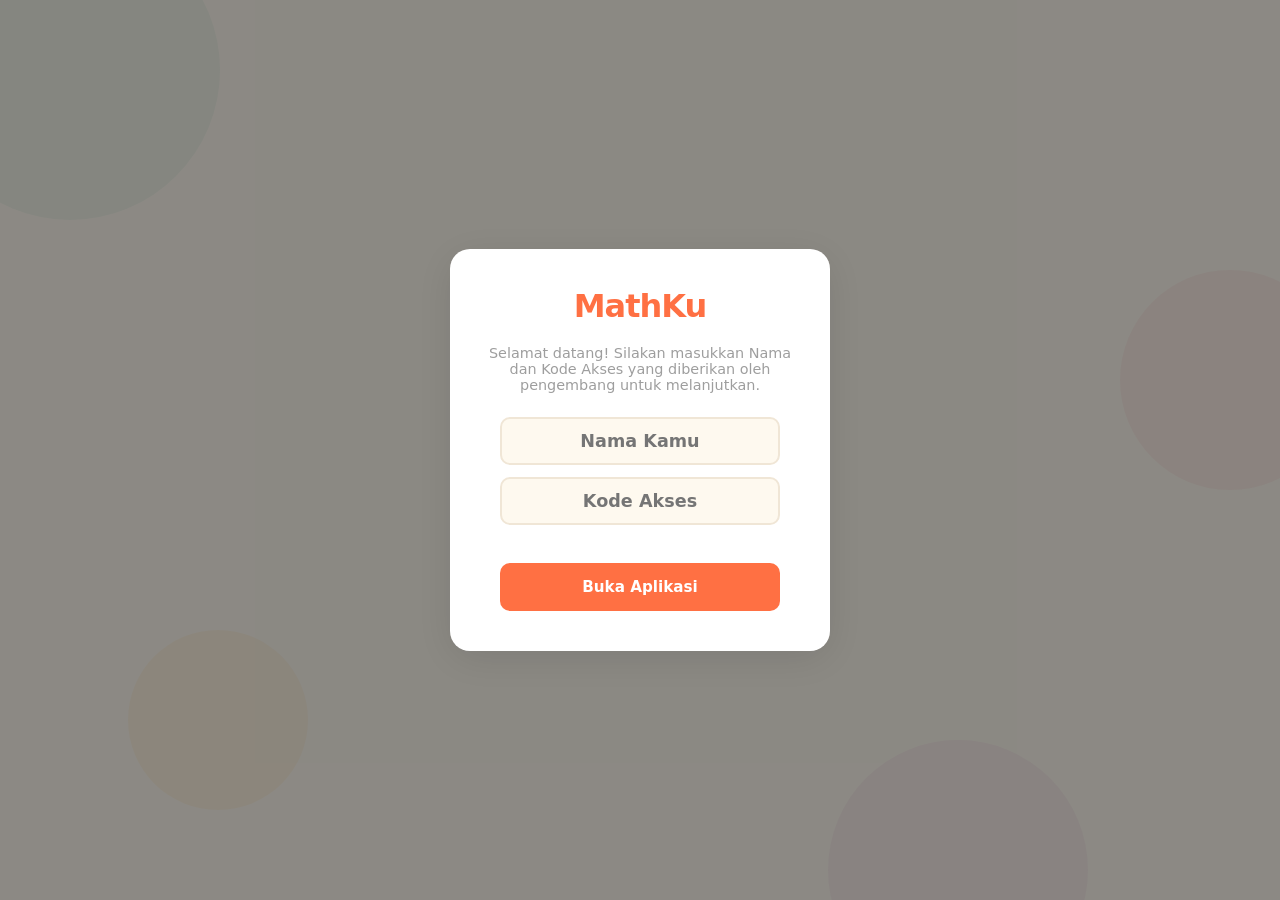
<file: mathku.html>
<!DOCTYPE html>
<html lang="id">
<head>
<meta charset="UTF-8">
<meta name="viewport" content="width=device-width, initial-scale=1.0, maximum-scale=1.0, user-scalable=no">
<title>MathKu - Belajar Berhitung</title>
<style>
  *,*::before,*::after{box-sizing:border-box;margin:0;padding:0}
  :root{
    --bg:#FEF9EF;--bg-alt:#FFF5E4;--card:#FFFFFF;--text:#3D3D3D;
    --text-light:#9E9E9E;--accent:#FF7043;--accent-hover:#E64A19;
    --success:#4CAF50;--danger:#EF5350;--border:#F0E6D6;
    --shadow:0 4px 20px rgba(0,0,0,0.06);--shadow-lg:0 8px 40px rgba(0,0,0,0.1);
    --radius:16px;--radius-sm:10px;
  }
  html{font-size:16px}
  body{font-family:'Segoe UI',system-ui,-apple-system,sans-serif;background:var(--bg);color:var(--text);min-height:100vh;overflow-x:hidden}
  .bg-shape{position:fixed;border-radius:50%;pointer-events:none;z-index:0;opacity:0.06}
  .bg-shape:nth-child(1){width:300px;height:300px;background:#26A69A;top:-80px;left:-80px;animation:bf 18s ease-in-out infinite}
  .bg-shape:nth-child(2){width:220px;height:220px;background:#EC407A;top:30%;right:-60px;animation:bf 22s ease-in-out infinite reverse}
  .bg-shape:nth-child(3){width:180px;height:180px;background:#FFA726;bottom:10%;left:10%;animation:bf 15s ease-in-out infinite 3s}
  .bg-shape:nth-child(4){width:260px;height:260px;background:#AB47BC;bottom:-100px;right:15%;animation:bf 20s ease-in-out infinite 5s}
  .bg-shape:nth-child(5){width:140px;height:140px;background:#42A5F5;top:50%;left:40%;animation:bf 16s ease-in-out infinite 2s}
  @keyframes bf{0%,100%{transform:translate(0,0) scale(1)}33%{transform:translate(30px,-20px) scale(1.05)}66%{transform:translate(-20px,15px) scale(0.95)}}

  #app{position:relative;z-index:1;max-width:860px;margin:0 auto;padding:16px;min-height:100vh}
  .screen{display:none;padding:16px;max-width:860px;margin:0 auto}
  .screen.active{display:block;animation:sIn .35s ease both}
  @keyframes sIn{from{opacity:0;transform:translateY(14px)}to{opacity:1;transform:translateY(0)}}

  .save-toast{
    position:fixed;bottom:24px;left:50%;transform:translateX(-50%) translateY(80px);
    background:#4CAF50;color:#fff;padding:10px 24px;border-radius:30px;
    font-size:.85rem;font-weight:600;z-index:300;pointer-events:none;
    box-shadow:0 4px 16px rgba(76,175,80,0.35);
    transition:transform .4s ease, opacity .4s ease;opacity:0;
  }
  .save-toast.show{transform:translateX(-50%) translateY(0);opacity:1}

  .home-header{text-align:center;padding:28px 0 8px}
  .home-title{font-size:2.6rem;font-weight:900;letter-spacing:-1px;background:linear-gradient(135deg,#FF7043,#EC407A,#AB47BC);-webkit-background-clip:text;-webkit-text-fill-color:transparent;background-clip:text;line-height:1.1}
  .home-subtitle{font-size:1rem;color:var(--text-light);margin-top:6px}
  .save-indicator{font-size:.75rem;color:var(--success);margin-top:4px;opacity:.7}

  .cat-grid{display:grid;grid-template-columns:repeat(auto-fill,minmax(220px,1fr));gap:16px;margin-top:28px}
  .cat-card{background:var(--card);border-radius:var(--radius);padding:24px 20px;box-shadow:var(--shadow);cursor:pointer;position:relative;overflow:hidden;transition:transform .25s,box-shadow .25s;border:2px solid transparent}
  .cat-card:hover{transform:translateY(-4px);box-shadow:var(--shadow-lg)}
  .cat-card:active{transform:translateY(-1px) scale(.98)}
  .cat-card.completed{border-color:#FFD54F}
  .cat-card.completed::after{content:'Selesai';position:absolute;top:12px;right:-28px;background:#FFD54F;color:#5D4037;font-size:.7rem;font-weight:700;padding:3px 32px;transform:rotate(45deg);letter-spacing:.5px}
  .cat-icon{width:56px;height:56px;border-radius:14px;display:flex;align-items:center;justify-content:center;font-size:1.6rem;font-weight:800;color:#fff;margin-bottom:14px}
  .cat-icon-emoji{font-size:1.8rem;font-weight:400}
  .cat-name{font-size:1.05rem;font-weight:700;margin-bottom:4px}
  .cat-progress{font-size:.82rem;color:var(--text-light)}
  .cat-bar{width:100%;height:5px;background:#F0ECE4;border-radius:3px;margin-top:10px;overflow:hidden}
  .cat-bar-fill{height:100%;border-radius:3px;transition:width .5s}

  .level-header{display:flex;align-items:center;gap:12px;padding:20px 0 6px}
  .btn-back{width:42px;height:42px;border-radius:12px;border:2px solid var(--border);background:var(--card);cursor:pointer;display:flex;align-items:center;justify-content:center;font-size:1.3rem;color:var(--text);transition:background .2s,border-color .2s;flex-shrink:0}
  .btn-back:hover{background:var(--bg-alt);border-color:var(--text-light)}
  .level-title{font-size:1.35rem;font-weight:800}
  .level-desc{font-size:.88rem;color:var(--text-light);margin:4px 0 24px 54px}
  .level-grid{display:grid;grid-template-columns:repeat(auto-fill,minmax(80px,1fr));gap:14px;padding-bottom:40px}
  .level-node{display:flex;flex-direction:column;align-items:center;gap:6px;cursor:pointer}
  .level-node.locked{cursor:default}
  .level-circle{width:60px;height:60px;border-radius:50%;display:flex;align-items:center;justify-content:center;font-size:1.2rem;font-weight:800;color:#fff;transition:transform .2s,box-shadow .2s;position:relative}
  .level-node:not(.locked) .level-circle:hover{transform:scale(1.1);box-shadow:0 4px 16px rgba(0,0,0,.15)}
  .level-node.locked .level-circle{background:#E0E0E0!important;color:#BDBDBD!important}
  .level-node.locked .level-circle::after{content:'';position:absolute;bottom:6px;right:6px;width:14px;height:11px;background:#BDBDBD;border-radius:2px}
  .level-node.locked .level-circle::before{content:'';position:absolute;bottom:14px;right:8px;z-index:1;width:8px;height:8px;border:2px solid #BDBDBD;border-bottom:none;border-radius:4px 4px 0 0}
  .level-node.current .level-circle{animation:pr 2s ease-in-out infinite}
  @keyframes pr{0%,100%{box-shadow:0 0 0 0 rgba(255,112,67,.4)}50%{box-shadow:0 0 0 8px rgba(255,112,67,0)}}
  .level-stars{font-size:.72rem;color:#FFD54F;letter-spacing:1px;min-height:14px}
  .level-node.locked .level-stars{color:#E0E0E0}
  .level-label{font-size:.68rem;color:var(--text-light);text-align:center;line-height:1.2;max-width:80px}

  .quiz-top{display:flex;align-items:center;justify-content:space-between;padding:16px 0;flex-wrap:wrap;gap:8px}
  .quiz-top-left{display:flex;align-items:center;gap:12px}
  .quiz-progress-text{font-size:.9rem;font-weight:600;color:var(--text-light)}
  .quiz-dots{display:flex;gap:5px;flex-wrap:wrap;justify-content:center}
  .quiz-dot{width:10px;height:10px;border-radius:50%;background:#E0DCD4;transition:background .3s,transform .3s}
  .quiz-dot.done{background:var(--success);transform:scale(1.1)}
  .quiz-dot.wrong{background:var(--danger)}
  .quiz-dot.current{background:var(--accent);transform:scale(1.25)}
  .quiz-cat-badge{font-size:.78rem;font-weight:700;color:#fff;padding:4px 12px;border-radius:20px}
  .quiz-timer{font-size:.88rem;font-weight:700;color:var(--text);padding:4px 12px;background:var(--bg-alt);border-radius:20px}
  .quiz-timer.urgent{color:var(--danger);background:#FFEBEE;animation:tp 1s ease infinite}
  @keyframes tp{0%,100%{transform:scale(1)}50%{transform:scale(1.05)}}

  .quiz-card{
    background:var(--card);
    border-radius:var(--radius);
    padding:24px 20px;
    box-shadow:var(--shadow-lg);
    text-align:center;
    margin-top:12px;
    min-height:calc(100vh - 220px);
    display:flex;
    flex-direction:column;
    align-items:center;
    justify-content:center;
    gap:24px;
    position:relative;
    border:2px solid var(--border);
    overflow:hidden;
  }
  .quiz-question{
    font-size:2rem;
    font-weight:800;
    color:var(--text);
    line-height:1.3;
    word-break:break-all;
    display:flex;
    align-items:center;
    justify-content:center;
    text-align:center;
  }
  
  /* PERBAIKAN EMOJI AGAR TIDAK BERTUMPUK */
  .quiz-emoji-area{
    display:flex;
    flex-wrap:wrap;
    align-items:center;
    justify-content:center;
    gap:12px; /* Jarak antar kelompok emoji dan tanda +/- */
    padding:16px;
    background:var(--bg-alt);
    border-radius:var(--radius-sm);
    max-width:100%;
    max-height:40vh;
    overflow-y:auto;
    line-height:1.5;
  }
  .emoji-group {
    display: flex;
    flex-wrap: wrap; /* Emoji di dalam kotak bisa turun baris dengan rapi */
    align-items: center;
    justify-content: center;
    max-width: 45%; /* Batasi lebar kotak agar selalu berdampingan */
    gap: 2px;
    background: rgba(255,255,255,0.8);
    padding: 8px 10px;
    border-radius: 12px;
    box-shadow: 0 2px 8px rgba(0,0,0,0.05);
    font-size: 1.6rem;
  }
  .emoji-op {
    font-size: 1.8rem;
    font-weight: 900;
    color: var(--accent);
    flex-shrink: 0;
  }

  .quiz-input-wrap{
    display:flex;
    gap:10px;
    align-items:center;
    width:100%;
    max-width:320px;
  }
  .quiz-input{flex:1;height:52px;border:2px solid var(--border);border-radius:var(--radius-sm);font-size:1.5rem;font-weight:700;text-align:center;outline:none;transition:border-color .2s;background:var(--bg);font-family:inherit;color:var(--text)}
  .quiz-input:focus{border-color:var(--accent)}
  .quiz-input:disabled{opacity:.5}
  .btn-submit{height:52px;padding:0 24px;border:none;border-radius:var(--radius-sm);background:var(--accent);color:#fff;font-size:1rem;font-weight:700;cursor:pointer;transition:background .2s,transform .15s;font-family:inherit;white-space:nowrap}
  .btn-submit:hover{background:var(--accent-hover)}
  .btn-submit:active{transform:scale(.95)}
  .btn-submit:disabled{opacity:.4;cursor:default;transform:none}
  .quiz-feedback{position:absolute;inset:0;display:flex;flex-direction:column;align-items:center;justify-content:center;border-radius:var(--radius);opacity:0;pointer-events:none;transition:opacity .3s}
  .quiz-feedback.show{opacity:1;pointer-events:auto}
  .quiz-feedback.correct{background:rgba(76,175,80,.12)}
  .quiz-feedback.wrong{background:rgba(239,83,80,.12)}
  .feedback-icon{font-size:3rem;margin-bottom:8px}
  .feedback-text{font-size:1.15rem;font-weight:700}
  .feedback-answer{font-size:.95rem;color:var(--text-light);margin-top:4px}

  .result-wrap{display:flex;flex-direction:column;align-items:center;justify-content:center;min-height:80vh;padding:20px 0}
  .result-card{background:var(--card);border-radius:var(--radius);padding:40px 32px;box-shadow:var(--shadow-lg);text-align:center;max-width:440px;width:100%;border:2px solid var(--border)}
  .score-ring-wrap{position:relative;width:140px;height:140px;margin:0 auto 20px}
  .score-ring{width:100%;height:100%;transform:rotate(-90deg)}
  .score-ring-bg{fill:none;stroke:#F0ECE4;stroke-width:10}
  .score-ring-fg{fill:none;stroke-width:10;stroke-linecap:round;transition:stroke-dashoffset 1.2s}
  .score-number{position:absolute;inset:0;display:flex;flex-direction:column;align-items:center;justify-content:center}
  .score-pct{font-size:2.2rem;font-weight:900;line-height:1}
  .score-label{font-size:.78rem;color:var(--text-light);margin-top:2px}
  .result-detail{font-size:.95rem;color:var(--text-light);margin-bottom:8px}
  .star-progress-bar{display:flex;gap:8px;justify-content:center;margin-bottom:16px}
  .star-slot{width:36px;height:36px;border-radius:50%;display:flex;align-items:center;justify-content:center;font-size:1.1rem;transition:transform .3s,background .3s}
  .star-slot.earned{background:#FFF8E1;color:#FFB300;transform:scale(1.1)}
  .star-slot.empty{background:#F5F0E8;color:#D0C8B8}
  .result-hint{font-size:.82rem;color:var(--text-light);margin-bottom:4px;padding:6px 12px;background:var(--bg-alt);border-radius:8px;display:inline-block}
  .result-msg{font-size:1.1rem;font-weight:700;margin:16px 0 24px;line-height:1.4}
  .result-btns{display:flex;gap:10px;flex-wrap:wrap;justify-content:center}
  .btn{height:48px;padding:0 24px;border:none;border-radius:var(--radius-sm);font-size:.95rem;font-weight:700;cursor:pointer;transition:background .2s,transform .15s;font-family:inherit}
  .btn:active{transform:scale(.96)}
  .btn-primary{background:var(--accent);color:#fff}
  .btn-primary:hover{background:var(--accent-hover)}
  .btn-secondary{background:var(--bg-alt);color:var(--text);border:2px solid var(--border)}
  .btn-secondary:hover{background:#F0ECE4}

  .overlay{position:fixed;inset:0;z-index:100;display:flex;align-items:center;justify-content:center;background:rgba(0,0,0,.45);opacity:0;pointer-events:none;transition:opacity .4s;padding:20px}
  .overlay.show{opacity:1;pointer-events:auto}
  .celeb-card{background:var(--card);border-radius:20px;padding:40px 32px;text-align:center;max-width:380px;width:100%;box-shadow:var(--shadow-lg);transform:scale(.8);transition:transform .4s}
  .overlay.show .celeb-card{transform:scale(1)}
  .celeb-trophy{width:80px;height:80px;margin:0 auto 16px;border-radius:50%;display:flex;align-items:center;justify-content:center}
  .celeb-title{font-size:1.5rem;font-weight:900;margin-bottom:8px}
  .celeb-desc{font-size:1rem;color:var(--text-light);margin-bottom:24px;line-height:1.5}

  #confetti{position:fixed;inset:0;pointer-events:none;z-index:200;overflow:hidden}
  .confetti-p{position:absolute;top:-20px;border-radius:3px;animation:cfall linear forwards}
  @keyframes cfall{0%{transform:translateY(0) rotate(0) scale(1);opacity:1}80%{opacity:1}100%{transform:translateY(105vh) rotate(900deg) scale(.5);opacity:0}}

  .home-footer{text-align:center;padding:32px 0 20px}
  .btn-reset{background:none;border:none;color:var(--text-light);font-size:.8rem;cursor:pointer;text-decoration:underline;font-family:inherit;transition:color .2s}
  .btn-reset:hover{color:var(--danger)}
  .reset-confirm{display:inline-flex;align-items:center;gap:8px;margin-top:8px;font-size:.82rem;color:var(--danger)}
  .reset-confirm button{background:var(--danger);color:#fff;border:none;padding:4px 14px;border-radius:6px;cursor:pointer;font-size:.8rem;font-weight:600;font-family:inherit}
  .reset-confirm .btn-cancel{background:none;color:var(--text-light);text-decoration:underline;padding:0}
  @keyframes shake{0%,100%{transform:translateX(0)}20%{transform:translateX(-8px)}40%{transform:translateX(8px)}60%{transform:translateX(-5px)}80%{transform:translateX(5px)}}
  .anim-shake{animation:shake .4s ease}
  @keyframes pop{0%{transform:scale(.5);opacity:0}60%{transform:scale(1.15)}100%{transform:scale(1);opacity:1}}
  .anim-pop{animation:pop .4s ease both}

  @media(max-width:520px){
    .home-title{font-size:2rem}
    .cat-grid{grid-template-columns:1fr 1fr;gap:10px}
    .cat-card{padding:16px 14px}
    .cat-icon{width:44px;height:44px;font-size:1.3rem;border-radius:11px}
    .cat-name{font-size:.92rem}
    .quiz-question{font-size:1.6rem;}
    .quiz-card{padding:20px 16px; min-height:calc(100vh - 200px);}
    .emoji-group{font-size:1.3rem; max-width:42%;}
    .emoji-op{font-size:1.5rem;}
    .level-grid{grid-template-columns:repeat(auto-fill,minmax(90px,1fr));gap:10px}
    .level-circle{width:52px;height:52px;font-size:1.05rem}
    .result-card{padding:28px 20px}
    .score-ring-wrap{width:120px;height:120px}
    .score-pct{font-size:1.8rem}
    .quiz-input-wrap{max-width:100%;}
    .quiz-input{height:48px;font-size:1.3rem;}
    .btn-submit{height:48px;font-size:.9rem;padding:0 16px;}
  }
  @media(max-width:360px){
    .cat-grid{grid-template-columns:1fr}
    .emoji-group{font-size:1.1rem;}
    .quiz-question{font-size:1.4rem;}
  }
  @media(prefers-reduced-motion:reduce){*,*::before,*::after{animation-duration:.01ms!important;transition-duration:.01ms!important}}
</style>
</head>
<body>
<div class="bg-shape"></div><div class="bg-shape"></div><div class="bg-shape"></div><div class="bg-shape"></div><div class="bg-shape"></div>
<div id="app">
  <div id="screen-home" class="screen"></div>
  <div id="screen-levels" class="screen"></div>
  <div id="screen-quiz" class="screen"></div>
  <div id="screen-result" class="screen"></div>
</div>
<div id="overlay" class="overlay"></div>
<div id="confetti"></div>
<div class="save-toast" id="save-toast">Progres tersimpan</div>

<script>
/* ================================================================
   SISTEM PENYIMPANAN GANDA — localStorage + Cookie fallback
   ================================================================ */
var SAVE_KEY = 'mathku_v14'; // Versi diperbarui

function setCookie(name, val, days) {
  var d = new Date();
  d.setTime(d.getTime() + (days * 24 * 60 * 60 * 1000));
  document.cookie = name + '=' + encodeURIComponent(val) + ';expires=' + d.toUTCString() + ';path=/;SameSite=Lax';
}
function getCookie(name) {
  var pairs = document.cookie.split(';');
  for (var i = 0; i < pairs.length; i++) {
    var c = pairs[i].trim();
    if (c.indexOf(name + '=') === 0) {
      return decodeURIComponent(c.substring(name.length + 1));
    }
  }
  return null;
}
function deleteCookie(name) {
  document.cookie = name + '=;expires=Thu, 01 Jan 1970 00:00:00 UTC;path=/;SameSite=Lax';
}

function saveProg(p) {
  var json = JSON.stringify(p);
  try { localStorage.setItem(SAVE_KEY, json); } catch(e) {}
  try { setCookie(SAVE_KEY, json, 365); } catch(e) {}
}

function loadProg() {
  var json = null;
  try { json = localStorage.getItem(SAVE_KEY); } catch(e) {}
  if (!json) { json = getCookie(SAVE_KEY); }
  if (json) {
    try {
      var p = JSON.parse(json);
      if (typeof p.accessGranted === 'undefined') p.accessGranted = false;
      if (typeof p.userName !== 'string') p.userName = "";
      for (var i = 0; i < CATS.length; i++) {
        var c = CATS[i];
        if (!p[c.id] || typeof p[c.id] !== 'object') p[c.id] = { unlocked: 1, stars: {} };
        if (typeof p[c.id].unlocked !== 'number' || p[c.id].unlocked < 1) p[c.id].unlocked = 1;
        if (!p[c.id].stars || typeof p[c.id].stars !== 'object') p[c.id].stars = {};
        for (var j = 1; j <= c.maxLv; j++) {
          if (typeof p[c.id].stars[j] !== 'number' || p[c.id].stars[j] < 0) p[c.id].stars[j] = 0;
          if (p[c.id].stars[j] > 3) p[c.id].stars[j] = 3;
        }
      }
      if (p['ujian'].unlocked < 8) p['ujian'].unlocked = 8;
      try { if (!localStorage.getItem(SAVE_KEY)) localStorage.setItem(SAVE_KEY, JSON.stringify(p)); } catch(e) {}
      return p;
    } catch(e) { }
  }
  return defProg();
}

window.addEventListener('beforeunload', function() { saveProg(progress); });
window.addEventListener('pagehide', function() { saveProg(progress); });
document.addEventListener('visibilitychange', function() {
    if (document.visibilityState === 'hidden') {
        saveProg(progress);
    }
});

var saveToastTimer = null;
function showSaveToast() {
  var el = document.getElementById('save-toast');
  if (!el) return;
  el.classList.add('show');
  if (saveToastTimer) clearTimeout(saveToastTimer);
  saveToastTimer = setTimeout(function() { el.classList.remove('show'); }, 2000);
}

/* ================================================================
   KONFIGURASI KATEGORI
   ================================================================ */
var CATS=[
  {id:'mencacah',name:'Mencacah',icon:'\uD83D\uDC46',isEmoji:true,color:'#8D6E63',maxLv:2},
  {id:'penjumlahan',name:'Penjumlahan',icon:'+',isEmoji:false,color:'#26A69A',maxLv:9},
  {id:'pengurangan',name:'Pengurangan',icon:'\u2212',isEmoji:false,color:'#FF7043',maxLv:9},
  {id:'jumlah_kurang',name:'Jumlah & Kurang',icon:'\u00B1',isEmoji:false,color:'#AB47BC',maxLv:4},
  {id:'perkalian',name:'Perkalian',icon:'\u00D7',isEmoji:false,color:'#66BB6A',maxLv:9},
  {id:'pembagian',name:'Pembagian',icon:'\u00F7',isEmoji:false,color:'#42A5F5',maxLv:9},
  {id:'kali_bagi',name:'Kali & Bagi',icon:'\u00D7\u00F7',isEmoji:false,color:'#FFA726',maxLv:4},
  {id:'advance',name:'Advance',icon:'\u2217',isEmoji:false,color:'#EC407A',maxLv:4},
  {id:'ujian',name:'Ujian',icon:'\uD83C\uDFC6',isEmoji:true,color:'#5C6BC0',maxLv:7}
];

var UJ_SEC=[
  {id:'penjumlahan',name:'Penjumlahan',color:'#26A69A',maxLv:9,gen:genPenjumlahan,time:10},
  {id:'pengurangan',name:'Pengurangan',color:'#FF7043',maxLv:9,gen:genPengurangan,time:10},
  {id:'jumlah_kurang',name:'Jumlah & Kurang',color:'#AB47BC',maxLv:4,gen:genJumlahKurang,time:15},
  {id:'perkalian',name:'Perkalian',color:'#66BB6A',maxLv:9,gen:genPerkalian,time:15},
  {id:'pembagian',name:'Pembagian',color:'#42A5F5',maxLv:9,gen:genPembagian,time:15},
  {id:'kali_bagi',name:'Kali & Bagi',color:'#FFA726',maxLv:4,gen:genKaliBagi,time:20},
  {id:'advance',name:'Advance',color:'#EC407A',maxLv:4,gen:genAdvance,time:20}
];

var DEV_CODE = "211221"; 

var FRUIT_E=['\uD83C\uDF4E','\uD83C\uDF4A','\uD83C\uDF4B','\uD83C\uDF4C','\uD83C\uDF47','\uD83C\uDF49','\uD83C\uDF53','\uD83C\uDF45','\uD83C\uDF46','\uD83C\uDF3D'];
var ANIMAL_E=['\uD83D\uDC36','\uD83D\uDC31','\uD83D\uDC30','\uD83D\uDC39','\uD83D\uDC38','\uD83D\uDC2F','\uD83D\uDC37','\uD83D\uDC35','\uD83D\uDC34','\uD83D\uDC3B'];
var MSG_LU=['Luar biasa, {nama}!','Hebat sekali, {nama}!','Kamu menakjubkan, {nama}!','Fantastis, {nama}!','Keren banget, {nama}!'];
var MSG_CD=['Juara Matematika, {nama}!','Master sejati, {nama}!','Luar biasa hebat, {nama}!','Luar biasa pintar, {nama}!'];
var MSG_G=['Bagus sekali, {nama}!','Kerja kerasmu membuahkan hasil, {nama}!','Terus semangat, {nama}!','Hampir sampai, {nama}!'];
var MSG_TA=['Jangan menyerah, {nama}!','Kamu pasti bisa, {nama}!','Terus berlatih ya, {nama}!','Semangat terus, {nama}!'];

function defProg(){
  var p={ accessGranted: false, userName: "" };
  for(var i=0;i<CATS.length;i++){var c=CATS[i];p[c.id]={unlocked:1,stars:{}};for(var j=1;j<=c.maxLv;j++)p[c.id].stars[j]=0;}
  p['ujian'].unlocked=8;
  return p;
}

var progress = loadProg();

function ri(a,b){return Math.floor(Math.random()*(b-a+1))+a;}
function pk(a){return a[ri(0,a.length-1)];}
function getName() { return progress.userName || "Kamu"; }
function pkN(arr) { return pk(arr).replace(/{nama}/g, getName()); }
function comp(a,op,b){if(op==='+')return a+b;if(op==='\u2212'||op==='-')return a-b;if(op==='\u00D7'||op==='*')return a*b;if(op==='\u00F7'||op==='/')return b!==0?a/b:NaN;return NaN;}
function isPI(n){return typeof n==='number'&&isFinite(n)&&n>0&&Number.isInteger(n);}
function sg(fn,mt){mt=mt||200;for(var i=0;i<mt;i++){try{var r=fn();if(r&&typeof r.answer==='number'&&isPI(r.answer)&&r.question)return r;}catch(e){}}return{question:'1 + 1',answer:2};}

function eRow(e,c,pl){var s='';for(var i=0;i<c;i++)s+=e+' ';return s;}
// Helper HTML khusus untuk mengelompokkan emoji (agar tidak bertumpuk)
function eRowHTML(e, c) {
  var s = '';
  for(var i=0; i<c; i++) s += e + ' ';
  return '<span class="emoji-group">'+s+'</span>';
}
function fmtT(s){var m=Math.floor(s/60),sec=s%60;return(m<10?'0':'')+m+':'+(sec<10?'0':'')+sec;}

function genMencacah(lv){var mx=lv===1?10:25;var c=ri(1,mx);var e=pk(FRUIT_E.concat(ANIMAL_E));return{question:eRow(e,c,lv===1?10:15),answer:c,isEmoji:true,emojiOnly:true};}

function genPenjumlahan(lv){return sg(function(){
  if(lv===1){var a=ri(1,5),b=ri(1,5);var e=pk(FRUIT_E);return{question:a+' + '+b,answer:a+b,isEmoji:true,emojiDisplay:eRowHTML(e,a)+'<span class="emoji-op">+</span>'+eRowHTML(e,b)};}
  if(lv<=8){var R=[[1,5],[1,10],[1,50],[10,50],[10,100],[10,99,100,999],[100,999],[100,999,1000,9999]];var r=R[lv-1];var a,b;if(r.length===4){a=ri(r[0],r[1]);b=ri(r[2],r[3]);}else{a=ri(r[0],r[1]);b=ri(r[0],r[1]);}return{question:a+' + '+b,answer:a+b};}
  var ops=ri(2,3),nums=[];for(var i=0;i<=ops;i++)nums.push(ri(1,200));var ans=nums.reduce(function(a,b){return a+b;},0);if(ans>9999)return null;return{question:nums.join(' + '),answer:ans};
});}

function genPengurangan(lv){return sg(function(){
  if(lv===1){var a=ri(2,5),b=ri(1,a-1);var e=pk(ANIMAL_E);return{question:a+' \u2212 '+b,answer:a-b,isEmoji:true,emojiDisplay:eRowHTML(e,a)+'<span class="emoji-op">\u2212</span>'+eRowHTML(e,b)};}
  if(lv<=8){var R=[[1,5],[1,10],[1,50],[10,50],[10,100],[100,999,10,99],[100,999],[1000,9999,100,999]];var r=R[lv-1];var a,b;
  if(r.length===4){a=ri(r[0],r[1]);b=ri(r[2],r[3]);if(a<b){var t=a;a=b;b=t;}}else{a=ri(r[0],r[1]);b=ri(r[0],r[1]);if(a<=b)a=b+ri(1,Math.max(1,r[1]-r[0]));}var ans=a-b;if(ans<=0)return null;return{question:a+' \u2212 '+b,answer:ans};}
  var ops=ri(2,3),total=ri(100,500),nums=[total],rem=total;for(var i=1;i<=ops;i++){var mx=rem-(ops-i);if(mx<1)return null;nums.push(ri(1,Math.min(mx,200)));rem-=nums[nums.length-1];}if(rem<=0)return null;return{question:nums.join(' \u2212 '),answer:rem};
});}

function genJumlahKurang(lv){return sg(function(){
  if(lv===1){var s=ri(1,9),p=ri(10,99);if(Math.random()<.5)return{question:s+' + '+p,answer:s+p};return{question:p+' + '+s,answer:p+s};}
  if(lv===2){var p=ri(11,99),s=ri(1,9);return{question:p+' \u2212 '+s,answer:p-s};}
  if(lv===3){var op=Math.random()<.5?'+':'\u2212';var a=ri(1,9),b=ri(1,9);if(op==='\u2212'&&a<=b){var t=a;a=b;b=t;}var ans=comp(a,op,b);if(ans<=0)return null;return{question:a+' '+op+' '+b,answer:ans};}
  var op=Math.random()<.5?'+':'\u2212';var a=ri(10,99),b=ri(10,99);if(op==='\u2212'&&a<=b){var t=a;a=b;b=t;}var ans=comp(a,op,b);if(ans<=0)return null;return{question:a+' '+op+' '+b,answer:ans};
});}

function genPerkalian(lv){return sg(function(){
  if(lv<=8){var R=[[1,5],[1,10],[1,50],[10,50],[10,100],[10,99,100,999],[100,999],[100,999,1000,9999]];var r=R[lv-1];var a,b;if(r.length===4){a=ri(r[0],r[1]);b=ri(r[2],r[3]);}else{a=ri(r[0],r[1]);b=ri(r[0],r[1]);}return{question:a+' \u00D7 '+b,answer:a*b};}
  var ops=ri(2,3),mx=ops===2?25:10,nums=[];for(var i=0;i<=ops;i++)nums.push(ri(2,mx));var ans=nums.reduce(function(a,b){return a*b;},1);if(ans>50000)return null;return{question:nums.join(' \u00D7 '),answer:ans};
});}

function genPembagian(lv){return sg(function(){
  if(lv===1){
    var d=ri(1,10), q=ri(1,10);
    return {question: (d*q)+' \u00F7 '+d, answer: q};
  }
  if(lv===2){
    var d=ri(1,50), q=ri(1,50);
    return {question: (d*q)+' \u00F7 '+d, answer: q};
  }
  if(lv===3){
    var d=ri(1,100), q=ri(1,100);
    return {question: (d*q)+' \u00F7 '+d, answer: q};
  }
  if(lv===4){
    var d=ri(10,100), q=ri(10,100);
    return {question: (d*q)+' \u00F7 '+d, answer: q};
  }
  if(lv===5){
    var d=ri(10,500), q=ri(1,500);
    return {question: (d*q)+' \u00F7 '+d, answer: q};
  }
  if(lv===6){
    var d=ri(10,1000), q=ri(1,1000);
    return {question: (d*q)+' \u00F7 '+d, answer: q};
  }
  if(lv===7){
    var d=ri(1,9);
    var qMin=Math.ceil(1000/d), qMax=Math.floor(9999/d);
    if(qMin>qMax) return null;
    var q=ri(qMin,qMax);
    return {question: (d*q)+' \u00F7 '+d, answer: q};
  }
  if(lv===8){
    var d=ri(2,99);
    var qMin=Math.ceil(1000/d), qMax=Math.floor(9999/d);
    if(qMin>qMax) return null;
    var q=ri(qMin,qMax);
    return {question: (d*q)+' \u00F7 '+d, answer: q};
  }
  var ops=ri(2,3), q=ri(1,100), divs=[], div=q;
  for(var i=0;i<ops;i++){
    var d=ri(2,100);
    divs.push(d);
    div*=d;
  }
  if(div>100000) return null;
  return {question: [div].concat(divs).join(' \u00F7 '), answer: q};
});}

function genKaliBagi(lv){return sg(function(){
  if(lv===1){var s=ri(2,9),p=ri(10,99);if(Math.random()<.5)return{question:s+' \u00D7 '+p,answer:s*p};return{question:p+' \u00D7 '+s,answer:p*s};}
  if(lv===2){var s=ri(2,9);var qm=Math.floor(99/s);if(qm<2)return null;var q=ri(2,qm);var p=s*q;if(p<10)return null;return{question:p+' \u00F7 '+s,answer:q};}
  if(lv===3){var op=Math.random()<.5?'\u00D7':'\u00F7';if(op==='\u00D7'){var a=ri(1,9),b=ri(1,9);return{question:a+' \u00D7 '+b,answer:a*b};}var b=ri(2,9);var qm=Math.floor(9/b);if(qm<1)return null;var q=ri(1,qm);var a=b*q;if(a<1||a>9)return null;return{question:a+' \u00F7 '+b,answer:q};}
  var op=Math.random()<.5?'\u00D7':'\u00F7';if(op==='\u00D7'){var a=ri(10,99),b=ri(10,99);return{question:a+' \u00D7 '+b,answer:a*b};}var b=ri(2,49);var qm=Math.floor(99/b);if(qm<1)return null;var q=ri(1,qm);var a=b*q;if(a<10||a>99)return null;return{question:a+' \u00F7 '+b,answer:q};
},300);}

function genAdvance(lv){return sg(function(){
  var rng={1:[10,99],2:[10,99],3:[1,9],4:[10,99]};var ops={1:['+','\u2212'],2:['\u00D7','\u00F7'],3:['+','\u2212','\u00D7','\u00F7'],4:['+','\u2212','\u00D7','\u00F7']};
  var mn=rng[lv][0],mx=rng[lv][1],os=ops[lv];var o1=pk(os),o2=pk(os);if(o1==='\u00F7'&&o2==='\u00F7')return null;var hd=(o1==='\u00F7'||o2==='\u00F7');
  if(!hd){var a=ri(mn,mx),b=ri(mn,mx),c=ri(mn,mx);var inner=comp(a,o1,b);if(!isPI(inner))return null;var res=comp(inner,o2,c);if(!isPI(res))return null;var np=(o1==='+'||o1==='\u2212')&&(o2==='\u00D7');return{question:np?'('+a+' '+o1+' '+b+') '+o2+' '+c:a+' '+o1+' '+b+' '+o2+' '+c,answer:res};}
  if(o1==='\u00F7'){var bm=(lv===3)?9:30;var b=ri(Math.max(mn,2),Math.min(mx,bm));var qm=(lv===3)?Math.floor(9/b):Math.floor(mx/b);if(qm<1)return null;var q=ri(1,qm);var a=b*q;if(a<mn||a>mx)return null;
  if(o2==='+'){var c=ri(mn,mx);return{question:a+' \u00F7 '+b+' + '+c,answer:q+c};}
  if(o2==='\u2212'){var cm=Math.min(mx,q-1);if(cm<mn)return null;var c=ri(mn,cm);var r=q-c;if(r<=0)return null;return{question:a+' \u00F7 '+b+' \u2212 '+c,answer:r};}
  if(o2==='\u00D7'){var cm2=(lv===3)?Math.min(mx,Math.floor(500/Math.max(1,q))):Math.min(mx,Math.floor(5000/Math.max(1,q)));if(cm2<mn)return null;var c=ri(mn,cm2);var r=q*c;if(!isPI(r))return null;return{question:a+' \u00F7 '+b+' \u00D7 '+c,answer:r};}return null;}
  if(o2==='\u00F7'){var a,b,inner,c;
  if(o1==='+'){a=ri(mn,mx);b=ri(mn,mx);inner=a+b;var dv=[];for(var d=Math.max(mn,1);d<=Math.min(mx,inner-1);d++){if(inner%d===0)dv.push(d);}if(!dv.length)return null;c=pk(dv);return{question:'('+a+' + '+b+') \u00F7 '+c,answer:inner/c};}
  if(o1==='\u2212'){a=ri(mn,mx);b=ri(mn,mx);if(a<=b){var t=a;a=b;b=t;}inner=a-b;if(inner<=0)return null;var dv=[];for(var d=Math.max(mn,1);d<=Math.min(mx,inner);d++){if(inner%d===0)dv.push(d);}if(!dv.length)return null;c=pk(dv);return{question:'('+a+' \u2212 '+b+') \u00F7 '+c,answer:inner/c};}
  if(o1==='\u00D7'){a=ri(mn,mx);b=ri(mn,mx);inner=a*b;if(inner>100000)return null;var dv=[];for(var d=Math.max(mn,1);d<=Math.min(mx,inner-1);d++){if(inner%d===0)dv.push(d);}if(!dv.length)return null;c=pk(dv);return{question:a+' \u00D7 '+b+' \u00F7 '+c,answer:inner/c};}return null;}
  return null;
},600);}

function genUjianQ(catId,genFn,maxLv){var qs=[],used={},att=0;while(qs.length<10&&att<1000){var lv=ri(1,maxLv);var q=genFn(lv);if(q&&!used[q.question]){used[q.question]=true;q.level=lv;qs.push(q);}att++;}while(qs.length<10){var q=genFn(ri(1,maxLv));q.level=ri(1,maxLv);qs.push(q);}return qs;}
function genQ(catId,lv){if(catId==='mencacah')return genMencacah(lv);var fn={penjumlahan:genPenjumlahan,pengurangan:genPengurangan,jumlah_kurang:genJumlahKurang,perkalian:genPerkalian,pembagian:genPembagian,kali_bagi:genKaliBagi,advance:genAdvance};return(fn[catId]||function(){return{question:'1+1',answer:2};})(lv);}

var curCat=null,curLv=null,quizQ=[],quizIdx=0,quizAns=[],quizLock=false;
var timerInt=null,timeLeft=0,totalTime=0,isUjian=false,ujSecIdx=-1,examIntroIntv=null;

function sw(id){var s=document.querySelectorAll('.screen');for(var i=0;i<s.length;i++)s[i].classList.remove('active');document.getElementById(id).classList.add('active');window.scrollTo(0,0);}

function startApp() {
  if (!progress.accessGranted) {
    showAccessScreen();
  } else {
    renderHome();
  }
}

function showAccessScreen() {
  var ov = document.getElementById('overlay');
  var h = '<div class="celeb-card" style="max-width:380px; text-align:center;">';
  h += '<div class="home-title" style="font-size:2rem; margin-bottom:20px; -webkit-text-fill-color: var(--accent); background: none;">MathKu</div>';
  h += '<div style="font-size:.9rem; color:var(--text-light); margin-bottom:24px;">Selamat datang! Silakan masukkan Nama dan Kode Akses yang diberikan oleh pengembang untuk melanjutkan.</div>';
  h += '<input type="text" id="access-name" class="quiz-input" placeholder="Nama Kamu" style="margin-bottom:12px; width:100%; max-width:280px; height:48px; font-size:1.1rem;">';
  h += '<input type="text" id="access-code" class="quiz-input" placeholder="Kode Akses" inputmode="numeric" maxlength="6" style="margin-bottom:12px; width:100%; max-width:280px; height:48px; font-size:1.1rem;">';
  h += '<div id="access-error" style="color:var(--danger); font-size:.85rem; height:18px; margin-bottom:8px;"></div>';
  h += '<button class="btn btn-primary" id="access-btn" style="width:100%; max-width:280px;">Buka Aplikasi</button>';
  h += '</div>';
  ov.innerHTML = h;
  ov.classList.add('show');

  document.getElementById('access-btn').addEventListener('click', function() {
    var name = document.getElementById('access-name').value.trim();
    var code = document.getElementById('access-code').value.trim();

    if (!name) {
      document.getElementById('access-error').textContent = 'Nama tidak boleh kosong.';
      return;
    }
    if (code !== DEV_CODE) {
      document.getElementById('access-error').textContent = 'Kode akses salah!';
      document.getElementById('access-code').classList.add('anim-shake');
      setTimeout(function(){ document.getElementById('access-code').classList.remove('anim-shake'); }, 400);
      return;
    }

    progress.accessGranted = true;
    progress.userName = name;
    saveProg(progress);

    ov.innerHTML = '<div class="celeb-card" style="max-width:380px; text-align:center;">' +
                   '<div class="celeb-trophy" style="background:#E8F5E9"><svg width="40" height="40" viewBox="0 0 24 24" fill="#4CAF50"><path d="M9 16.17L4.83 12l-1.42 1.41L9 19 21 7l-1.41-1.41z"/></svg></div>' +
                   '<div class="celeb-title" style="color:#4CAF50">Akses Diberikan!</div>' +
                   '<div class="celeb-desc">Halo <strong>'+name+'</strong>, selamat memulai. Mari biasakan berdoa sebelum memulai pelajaran.</div>' +
                   '<button class="btn btn-primary" id="access-continue" style="width:100%">Lanjut</button></div>';

    document.getElementById('access-continue').addEventListener('click', function() {
      ov.classList.remove('show');
      renderHome();
    });
  });
}

function renderHome(){
  var el=document.getElementById('screen-home');
  var h='<header class="home-header"><div class="home-title">MathKu</div><div class="home-subtitle">Halo '+getName()+', Belajar Berhitung Jadi Menyenangkan</div><div class="save-indicator" id="save-ind">\u2713 Progres tersimpan otomatis</div></header><div class="cat-grid">';
  for(var i=0;i<CATS.length;i++){
    var c=CATS[i],p=progress[c.id],ts=0;
    for(var j=1;j<=c.maxLv;j++)ts+=Math.min(p.stars[j],3);
    var pct=Math.round((ts/(c.maxLv*3))*100);
    var done=p.unlocked>c.maxLv;
    var ic=c.isEmoji?'cat-icon cat-icon-emoji':'cat-icon';
    h+='<div class="cat-card'+(done?' completed':'')+'" data-cat="'+c.id+'">';
    h+='<div class="'+ic+'" style="background:'+c.color+'">'+c.icon+'</div>';
    h+='<div class="cat-name">'+c.name+'</div>';
    if(c.id==='ujian')h+='<div class="cat-progress">7 kategori ujian</div>';
    else if(done)h+='<div class="cat-progress">Semua level selesai</div>';
    else h+='<div class="cat-progress">Level '+p.unlocked+' / '+c.maxLv+'</div>';
    h+='<div class="cat-bar"><div class="cat-bar-fill" style="width:'+pct+'%;background:'+c.color+'"></div></div></div>';
  }
  h+='</div><footer class="home-footer"><button class="btn-reset" id="btn-reset">Reset Semua Progress</button><div id="reset-area"></div><div style="margin-top: 20px; font-size: 0.7rem; color: var(--text-light); text-align: center; line-height: 1.5; opacity: 0.8;">© 2026 Mathku 1.0.24 (Beta) | Hak Cipta Dilindungi.<br>Dibuat dengan ❤️ untuk pendidikan anak Indonesia.</div></footer>';
  el.innerHTML=h;
  var cards=el.querySelectorAll('.cat-card');
  for(var i=0;i<cards.length;i++){(function(cd){cd.addEventListener('click',function(){var id=cd.getAttribute('data-cat');if(id==='ujian')openUjLevels();else openLevels(id);});})(cards[i]);}
  document.getElementById('btn-reset').addEventListener('click',function(){
    document.getElementById('reset-area').innerHTML='<div class="reset-confirm"><span>Yakin hapus semua progress?</span><button id="ry">Hapus</button><button class="btn-cancel" id="rn">Batal</button></div>';
    document.getElementById('ry').addEventListener('click',function(){
      var name = progress.userName;
      var access = progress.accessGranted;
      progress=defProg();
      progress.userName = name;
      progress.accessGranted = access;
      saveProg(progress);
      renderHome();
    });
    document.getElementById('rn').addEventListener('click',function(){document.getElementById('reset-area').innerHTML='';});
  });
  sw('screen-home');
}

function openLevels(catId){
  var co=null;for(var i=0;i<CATS.length;i++){if(CATS[i].id===catId){co=CATS[i];break;}}if(!co)return;
  curCat=co;var el=document.getElementById('screen-levels'),p=progress[catId];
  var h='<div class="level-header"><button class="btn-back" id="bbl">\u2190</button>';
  h+='<div class="level-title" style="color:'+co.color+'">'+co.name+'</div></div>';
  h+='<div class="level-desc">Skor >70% untuk bintang. 3 bintang untuk naik level.</div><div class="level-grid">';
  for(var i=1;i<=co.maxLv;i++){
    var ul=i<=p.unlocked,st=p.stars[i]||0,ic=i===p.unlocked&&st<3;
    var cls='level-node'+(ul?'':' locked')+(ic?' current':'');
    h+='<div class="'+cls+'" data-level="'+i+'"><div class="level-circle" style="background:'+(ul?co.color:'')+'">'+i+'</div><div class="level-stars">';
    if(ul){for(var s=0;s<3;s++)h+=s<st?'\u2605':'\u2606';}else h+='\u2606\u2606\u2606';
    h+='</div></div>';
  }
  h+='</div>';el.innerHTML=h;sw('screen-levels');
  document.getElementById('bbl').addEventListener('click',function(){renderHome();});
  var nodes=el.querySelectorAll('.level-node:not(.locked)');
  for(var i=0;i<nodes.length;i++){(function(n){n.addEventListener('click',function(){startQuiz(catId,parseInt(n.getAttribute('data-level')));});})(nodes[i]);}
}

function openUjLevels(){
  var co=null;for(var i=0;i<CATS.length;i++){if(CATS[i].id==='ujian'){co=CATS[i];break;}}
  curCat=co;var el=document.getElementById('screen-levels'),p=progress['ujian'];
  var h='<div class="level-header"><button class="btn-back" id="bbl">\u2190</button>';
  h+='<div class="level-title" style="color:'+co.color+'">'+co.name+'</div></div>';
  h+='<div class="level-desc">Kuis dari semua level setiap kategori \u2022 10 soal \u2022 Waktu berbeda per kategori</div>';
  h+='<div class="level-grid" style="grid-template-columns:repeat(auto-fill,minmax(100px,1fr))">';
  for(var i=0;i<UJ_SEC.length;i++){
    var sec=UJ_SEC[i],st=p.stars[i+1]||0;
    h+='<div class="level-node'+(st>=3?' current':'')+'" data-ujidx="'+i+'">';
    h+='<div class="level-circle" style="background:'+sec.color+'">'+(i+1)+'</div>';
    h+='<div class="level-stars">';for(var s=0;s<3;s++)h+=s<st?'\u2605':'\u2606';h+='</div>';
    h+='<div class="level-label" style="color:'+sec.color+';font-weight:600">'+sec.name+' ('+sec.time+'m)</div></div>';
  }
  h+='</div>';el.innerHTML=h;sw('screen-levels');
  document.getElementById('bbl').addEventListener('click',function(){renderHome();});
  var nodes=el.querySelectorAll('.level-node');
  for(var i=0;i<nodes.length;i++){(function(n){n.addEventListener('click',function(){startUjian(parseInt(n.getAttribute('data-ujidx')));});})(nodes[i]);}
}

function startQuiz(catId,lv){
  var co=null;for(var i=0;i<CATS.length;i++){if(CATS[i].id===catId){co=CATS[i];break;}}if(!co)return;
  curCat=co;curLv=lv;quizQ=[];quizIdx=0;quizAns=[];quizLock=false;isUjian=false;ujSecIdx=-1;clrT();
  var used={};var att=0;while(quizQ.length<10&&att<500){var q=genQ(catId,lv);if(!used[q.question]){used[q.question]=true;quizQ.push(q);}att++;}
  while(quizQ.length<10)quizQ.push(genQ(catId,lv));renderQuiz();sw('screen-quiz');
}

function startUjian(si){
  var sec=UJ_SEC[si];var co=null;for(var i=0;i<CATS.length;i++){if(CATS[i].id==='ujian'){co=CATS[i];break;}}
  curCat=co;curLv=si+1;quizQ=[];quizIdx=0;quizAns=[];quizLock=false;isUjian=true;ujSecIdx=si;clrT();
  quizQ=genUjianQ(sec.id,sec.gen,sec.maxLv);
  totalTime=sec.time*60;timeLeft=totalTime;
  
  showExamIntro(si);
}

function showExamIntro(si){
  clrT();
  if(examIntroIntv) clearInterval(examIntroIntv);
  var sec = UJ_SEC[si];
  var el = document.getElementById('screen-quiz');
  
  var h = '<div class="quiz-top"><div class="quiz-top-left"><button class="btn-back" id="bqq">\u2190</button>';
  h+='<span class="quiz-progress-text">Persiapan Ujian</span></div></div>';
  h+='<div class="quiz-card" style="text-align:center; justify-content:center;">';
  h+='<div style="font-size:2.5rem; margin-bottom:10px;">\uD83D\uDCDD</div>';
  h+='<div class="result-msg" style="margin-bottom:16px; font-size:1.3rem;">Ujian: '+sec.name+'</div>';
  h+='<div style="text-align:left; background:var(--bg-alt); padding:16px; border-radius:12px; max-width:340px; margin-bottom:20px; font-size:.9rem; line-height:1.6;">';
  h+='<p style="margin-bottom:10px;"><strong>\u23F1 Waktu Ujian:</strong> Kamu punya waktu <strong>'+sec.time+' menit</strong> untuk mengerjakan 10 soal. Kerjakan dengan cepat tapi teliti!</p>';
  h+='<p style="margin-bottom:0;"><strong>"Ya Allah, berkahilah ilmu yang kau berikan padaku."</p>';
  h+='</div>';
  h+='<div style="font-size:.95rem; color:var(--text-light); margin-bottom:4px;">Ujian dimulai dalam:</div>';
  h+='<div id="countdown-timer" class="anim-pop" style="font-size:4rem; font-weight:900; color:var(--accent); margin:0;">5</div>';
  h+='</div>';
  el.innerHTML = h;
  sw('screen-quiz');

  document.getElementById('bqq').addEventListener('click', function(){
    if(examIntroIntv) clearInterval(examIntroIntv);
    openUjLevels();
  });

  var cd = 5;
  var cdEl = document.getElementById('countdown-timer');
  
  examIntroIntv = setInterval(function(){
    cd--;
    if(cd > 0) {
      cdEl.textContent = cd;
      cdEl.classList.remove('anim-pop');
      void cdEl.offsetWidth;
      cdEl.classList.add('anim-pop');
    } else if (cd === 0) {
      cdEl.textContent = "Mulai!";
      cdEl.style.color = "var(--success)";
      cdEl.classList.remove('anim-pop');
      void cdEl.offsetWidth;
      cdEl.classList.add('anim-pop');
    } else {
      clearInterval(examIntroIntv);
      renderQuiz();
      startT();
    }
  }, 1000);
}

function startT(){clrT();updTD();timerInt=setInterval(function(){timeLeft--;updTD();if(timeLeft<=0){clrT();quizLock=true;while(quizAns.length<quizQ.length)quizAns.push(false);showResult();}},1000);}
function clrT(){if(timerInt){clearInterval(timerInt);timerInt=null;}}
function updTD(){var el=document.getElementById('qt');if(!el)return;el.textContent=fmtT(timeLeft);if(timeLeft<=60)el.classList.add('urgent');else el.classList.remove('urgent');}

function renderQuiz(){
  quizLock=false;var el=document.getElementById('screen-quiz');var q=quizQ[quizIdx];var tq=quizQ.length;
  var h='<div class="quiz-top"><div class="quiz-top-left"><button class="btn-back" id="bqq">\u2190</button>';
  h+='<span class="quiz-progress-text">Soal '+(quizIdx+1)+' / '+tq+'</span></div>';
  h+='<div style="display:flex;align-items:center;gap:8px">';
  if(isUjian)h+='<span class="quiz-timer" id="qt">'+fmtT(timeLeft)+'</span>';
  h+='<span class="quiz-cat-badge" style="background:'+curCat.color+'">';
  if(isUjian){h+=UJ_SEC[ujSecIdx].name;if(q.level)h+=' Lv.'+q.level;}else h+='Lv.'+curLv;
  h+='</span></div></div>';
  h+='<div class="quiz-dots" style="margin-bottom:8px">';
  var dotCount=tq<=15?tq:10;for(var i=0;i<dotCount;i++){var cls='quiz-dot';if(i<quizIdx)cls+=quizAns[i]?' done':' wrong';else if(i===quizIdx)cls+=' current';h+='<div class="'+cls+'"></div>';}
  h+='</div><div class="quiz-card" id="qc">';
  if(q.emojiOnly){h+='<div class="quiz-emoji-area">'+q.question+'</div><div class="quiz-question" style="font-size:1.4rem;">Berapa jumlahnya?</div>';}
  else if(q.isEmoji&&q.emojiDisplay){h+='<div class="quiz-emoji-area">'+q.emojiDisplay+'</div><div class="quiz-question">'+q.question+' = ?</div>';}
  else h+='<div class="quiz-question">'+q.question+' = ?</div>';
  h+='<div class="quiz-input-wrap"><input type="text" class="quiz-input" id="qi" inputmode="numeric" autocomplete="off" placeholder="?"><button class="btn-submit" id="qs">Jawab</button></div>';
  h+='<div class="quiz-feedback" id="qf"><div class="feedback-icon" id="fi"></div><div class="feedback-text" id="ft"></div><div class="feedback-answer" id="fa"></div></div></div>';
  el.innerHTML=h;
  var inp=document.getElementById('qi'),btn=document.getElementById('qs');
  setTimeout(function(){inp.focus();},150);
  inp.addEventListener('input',function(){this.value=this.value.replace(/[^0-9]/g,'');});
  function sub(){if(quizLock)return;var v=inp.value.trim();if(v==='')return;quizLock=true;var ua=parseInt(v,10),ok=ua===q.answer;quizAns.push(ok);var fb=document.getElementById('qf');
  if(ok){fb.className='quiz-feedback correct show';document.getElementById('fi').textContent='\u2714';document.getElementById('fi').style.color='var(--success)';document.getElementById('ft').textContent='Benar, '+getName()+'!';document.getElementById('ft').style.color='var(--success)';document.getElementById('fa').textContent='';}
  else{fb.className='quiz-feedback wrong show anim-shake';document.getElementById('fi').textContent='\u2718';document.getElementById('fi').style.color='var(--danger)';document.getElementById('ft').textContent='Salah, '+getName();document.getElementById('ft').style.color='var(--danger)';document.getElementById('fa').textContent='Jawaban: '+q.answer;}
  inp.disabled=true;btn.disabled=true;setTimeout(function(){quizIdx++;if(quizIdx<quizQ.length)renderQuiz();else{clrT();showResult();}},1000);}
  btn.addEventListener('click',sub);inp.addEventListener('keydown',function(e){if(e.key==='Enter')sub();});
  document.getElementById('bqq').addEventListener('click',function(){clrT();if(isUjian)openUjLevels();else if(curCat)openLevels(curCat.id);});
  if(isUjian)updTD();
}

function showResult(){
  clrT();var cor=0;for(var i=0;i<quizAns.length;i++)if(quizAns[i])cor++;
  var tq=quizQ.length,pct=Math.round((cor/tq)*100),passed=pct>70;
  var catId=curCat.id,lv=curLv,p=progress[catId],co=curCat;
  var lu=false,cd=false;
  if(passed){
    if(p.stars[lv]<3)p.stars[lv]++;
    if(p.stars[lv]>=3&&p.unlocked<=lv&&lv<co.maxLv){p.unlocked=lv+1;lu=true;}
    if(p.stars[lv]>=3&&lv===co.maxLv)cd=true;
    saveProg(p);
    showSaveToast();
  }
  var rc=pct>70?'#4CAF50':pct>=50?'#FFA726':'#EF5350';
  var circ=2*Math.PI*54;
  var el=document.getElementById('screen-result');
  var h='<div class="result-wrap"><div class="result-card anim-pop">';
  h+='<div class="score-ring-wrap"><svg class="score-ring" viewBox="0 0 120 120"><circle class="score-ring-bg" cx="60" cy="60" r="54"/>';
  h+='<circle class="score-ring-fg" id="rfg" cx="60" cy="60" r="54" stroke="'+rc+'" stroke-dasharray="'+circ+'" stroke-dashoffset="'+circ+'"/></svg>';
  h+='<div class="score-number"><div class="score-pct" id="sp" style="color:'+rc+'">0%</div><div class="score-label">Skor</div></div></div>';
  h+='<div class="result-detail">'+cor+' dari '+tq+' benar</div>';
  if(isUjian){
    var lm={};for(var i=0;i<quizQ.length;i++){var ql=quizQ[i].level||1;if(!lm[ql])lm[ql]={t:0,c:0};lm[ql].t++;if(quizAns[i])lm[ql].c++;}
    h+='<div style="text-align:left;margin:12px 0;font-size:.85rem">';
    var lvs=Object.keys(lm).sort(function(a,b){return a-b;});
    for(var i=0;i<lvs.length;i++){var lv=lvs[i],d=lm[lv];var lc=d.c>=8?'#4CAF50':d.c>=5?'#FFA726':'#EF5350';
    h+='<div style="display:flex;justify-content:space-between;padding:4px 0;border-bottom:1px solid var(--border)"><span>Level '+lv+'</span><span style="color:'+lc+';font-weight:700">'+d.c+'/'+d.t+'</span></div>';}
    h+='</div><div class="result-hint">Waktu: '+fmtT(totalTime-timeLeft)+'</div>';
  }
  h+='<div class="star-progress-bar">';for(var s=0;s<3;s++){h+='<div class="star-slot '+(s<p.stars[lv]?'earned':'empty')+'">';h+=s<p.stars[lv]?'\u2605':'\u2606';h+='</div>';}h+='</div>';
  if(!isUjian){
    if(p.stars[lv]<3)h+='<div class="result-hint">Kumpulkan 3 bintang (skor >70%) sebanyak '+(3-p.stars[lv])+'x lagi</div>';
    else if(lu)h+='<div class="result-hint" style="background:#E8F5E9;color:#2E7D32">Level '+(lv+1)+' sudah terbuka!</div>';
    else if(cd)h+='<div class="result-hint" style="background:#FFF8E1;color:#F57F17">Semua level '+co.name+' selesai!</div>';
  }
  var msg='';
  if(passed){if(isUjian)msg=pkN(MSG_CD)+' Ujian '+UJ_SEC[ujSecIdx].name+' selesai!';else if(p.stars[lv]>=3&&lv<co.maxLv)msg=pkN(MSG_G)+' Kamu sudah 3 bintang!';else if(p.stars[lv]>=3&&lv===co.maxLv)msg=pkN(MSG_CD);else msg=pkN(MSG_G)+' '+(3-p.stars[lv])+' bintang lagi.';}
  else msg=pkN(MSG_TA)+' Butuh skor >70% untuk bintang.';
  h+='<div class="result-msg">'+msg+'</div>';
  h+='<div class="result-btns"><button class="btn btn-primary" id="brt">Latihan Lagi</button><button class="btn btn-secondary" id="btl">Kembali</button></div></div></div>';
  el.innerHTML=h;sw('screen-result');
  setTimeout(function(){var r=document.getElementById('rfg');if(r)r.style.strokeDashoffset=circ*(1-pct/100);var pe=document.getElementById('sp');if(pe)animC(pe,0,pct,1000,'%');},150);
  if(passed)launchConf(50);
  document.getElementById('brt').addEventListener('click',function(){if(isUjian)startUjian(ujSecIdx);else startQuiz(catId,lv);});
  document.getElementById('btl').addEventListener('click',function(){
    if(isUjian){openUjLevels();return;}
    if(lu)showCeleb('lu',lv,co);else if(cd)showCeleb('cd',lv,co);else openLevels(catId);
  });
}

function animC(el,f,t,d,sx){var st=performance.now();sx=sx||'';function step(ts){var p=Math.min((ts-st)/d,1);el.textContent=Math.round(f+(t-f)*(1-Math.pow(1-p,3)))+sx;if(p<1)requestAnimationFrame(step);}requestAnimationFrame(step);}

function showCeleb(type,lv,co){
  var ov=document.getElementById('overlay');var h='<div class="celeb-card">';
  if(type==='lu'){h+='<div class="celeb-trophy" style="background:#FBE9E7"><svg width="40" height="40" viewBox="0 0 24 24" fill="none" stroke="#FF7043" stroke-width="2.5" stroke-linecap="round"><path d="M12 2l3.09 6.26L22 9.27l-5 4.87L18.18 22 12 18.56 5.82 22 7 14.14l-5-4.87 6.91-1.01z"/></svg></div><div class="celeb-title" style="color:#FF7043">'+pkN(MSG_LU)+'</div><div class="celeb-desc">Kamu naik ke <strong>Level '+(lv+1)+'</strong> di kategori '+co.name+'!</div>';}
  else{h+='<div class="celeb-trophy" style="background:#FFF8E1"><svg width="44" height="44" viewBox="0 0 24 24" fill="#FFB300" stroke="#F57F17" stroke-width="1"><path d="M5 3h14l-1.5 9h-11zM6.5 12L5 21h14l-1.5-9M9 21h6M10 3V1h4v2"/></svg></div><div class="celeb-title" style="color:#F57F17">'+pkN(MSG_CD)+'</div><div class="celeb-desc">Semua level <strong>'+co.name+'</strong> selesai!</div>';}
  h+='<button class="btn btn-primary" id="bcc" style="width:100%">Lanjut</button></div>';
  ov.innerHTML=h;ov.classList.add('show');launchConf(type==='cd'?100:70);
  document.getElementById('bcc').addEventListener('click',function(){ov.classList.remove('show');var tid=co.id;setTimeout(function(){if(tid==='ujian')openUjLevels();else openLevels(tid);},400);});
}

function launchConf(n){var c=document.getElementById('confetti');c.innerHTML='';var cols=['#FF7043','#66BB6A','#42A5F5','#AB47BC','#FFA726','#EC407A','#26A69A','#FFD54F','#7E57C2'];for(var i=0;i<n;i++){var p=document.createElement('div');p.className='confetti-p';p.style.left=(Math.random()*100)+'%';p.style.backgroundColor=cols[Math.floor(Math.random()*cols.length)];p.style.width=(Math.random()*8+5)+'px';p.style.height=(Math.random()*12+5)+'px';p.style.borderRadius=Math.random()<.33?'50%':Math.random()<.5?'3px':'0';p.style.animationDelay=(Math.random()*.8)+'s';p.style.animationDuration=(Math.random()*2+2)+'s';p.style.opacity=(Math.random()*.5+.5);c.appendChild(p);}setTimeout(function(){c.innerHTML='';},5000);}

startApp();
</script>
</body>
</html>
</file>
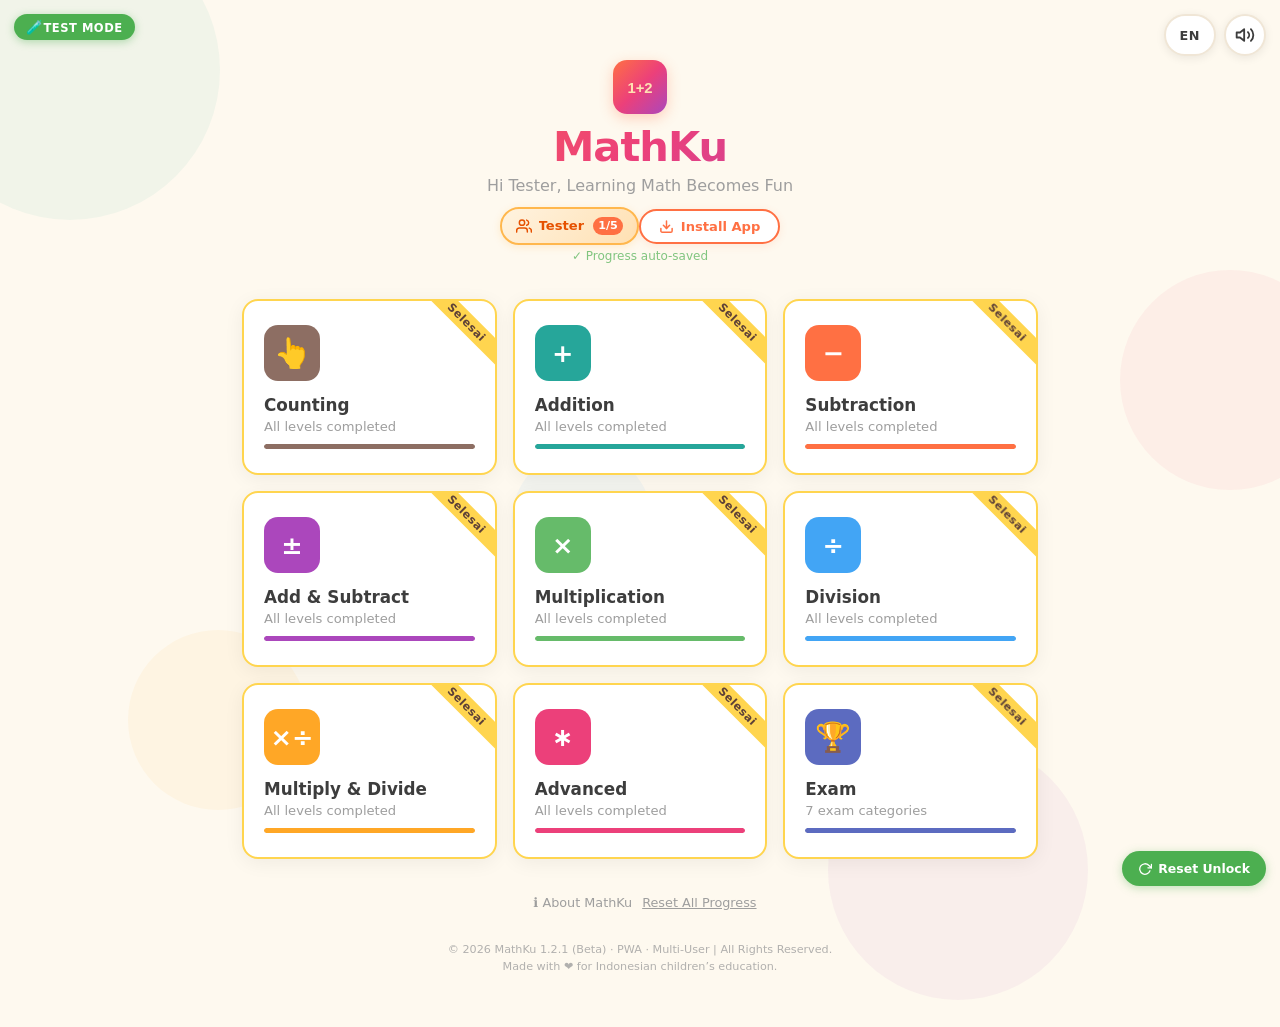
<file: test.html>
<!DOCTYPE html>
<html lang="id">
<head>
<meta charset="UTF-8">
<meta name="viewport" content="width=device-width, initial-scale=1.0, maximum-scale=1.0, user-scalable=no">
<title>MathKu TEST - Semua Level Terbuka</title>
<link rel="icon" type="image/svg+xml" href="data:image/svg+xml,<svg xmlns='http://www.w3.org/2000/svg' viewBox='0 0 64 64'><defs><linearGradient id='g' x1='0%25' y1='0%25' x2='100%25' y2='100%25'><stop offset='0%25' stop-color='%234CAF50'/><stop offset='100%25' stop-color='%232E7D32'/></linearGradient></defs><rect width='64' height='64' rx='14' fill='url(%23g)'/><text x='32' y='42' font-family='Arial,sans-serif' font-size='14' font-weight='900' text-anchor='middle' fill='white'>TEST</text></svg>">
<link rel="icon" type="image/png" sizes="32x32" href="icons/favicon-32x32.png">
<link rel="apple-touch-icon" sizes="180x180" href="icons/apple-touch-icon-180x180.png">
<link rel="manifest" href="manifest.json">
<meta name="theme-color" content="#4CAF50">
<meta name="description" content="MathKu Test Mode - Semua level terbuka untuk pengujian">
<meta name="apple-mobile-web-app-capable" content="yes">
<meta name="apple-mobile-web-app-status-bar-style" content="default">
<meta name="apple-mobile-web-app-title" content="MathKu Test">
<meta name="mobile-web-app-capable" content="yes">
<link rel="stylesheet" href="css/style.css">
<style>
  /* TEST MODE badge */
  .test-badge{position:fixed;top:14px;left:14px;z-index:360;background:#4CAF50;color:#fff;padding:5px 12px;border-radius:14px;font-size:.72rem;font-weight:800;letter-spacing:.5px;box-shadow:0 2px 8px rgba(76,175,80,.4);pointer-events:none}
  .test-badge::before{content:'\1F9EA ';font-size:.85rem}
  /* Reset unlock button */
  .test-reset{position:fixed;bottom:14px;right:14px;z-index:360;background:#4CAF50;color:#fff;border:none;padding:10px 16px;border-radius:22px;font-size:.78rem;font-weight:700;cursor:pointer;font-family:inherit;box-shadow:0 2px 10px rgba(76,175,80,.35);transition:all .2s;display:flex;align-items:center;gap:6px}
  .test-reset:hover{background:#2E7D32;transform:translateY(-1px);box-shadow:0 4px 14px rgba(76,175,80,.5)}
  .test-reset:active{transform:scale(.97)}
  .test-reset svg{width:14px;height:14px}
  /* Hide on very small screens to avoid overlap */
  @media(max-width:360px){.test-badge{font-size:.65rem;padding:4px 10px}}
</style>
</head>
<body>
<div class="bg-shape"></div><div class="bg-shape"></div><div class="bg-shape"></div><div class="bg-shape"></div><div class="bg-shape"></div>

<!-- TEST MODE Badge -->
<div class="test-badge">TEST MODE</div>

<!-- Tombol toggle musik on/off -->
<button class="sound-toggle" id="sound-toggle" aria-label="Aktifkan/Matikan musik" title="Aktifkan/Matikan musik">
  <svg class="sound-on-icon" viewBox="0 0 24 24" fill="none" stroke="currentColor" stroke-width="2.2" stroke-linecap="round" stroke-linejoin="round"><polygon points="11 5 6 9 2 9 2 15 6 15 11 19 11 5"/><path d="M15.54 8.46a5 5 0 0 1 0 7.07"/><path d="M19.07 4.93a10 10 0 0 1 0 14.14"/></svg>
  <svg class="sound-off-line" viewBox="0 0 24 24" fill="none" stroke="currentColor" stroke-width="2.2" stroke-linecap="round" stroke-linejoin="round"><polygon points="11 5 6 9 2 9 2 15 6 15 11 19 11 5"/><line x1="23" y1="9" x2="17" y2="15"/><line x1="17" y1="9" x2="23" y2="15"/></svg>
  <span class="sound-pulse"></span>
</button>

<!-- Tombol toggle bahasa -->
<button class="lang-toggle" id="lang-toggle" aria-label="Switch language" title="Switch language">
  <span class="lang-flag" id="lang-flag">ID</span>
</button>
<div id="app">
  <div id="screen-home" class="screen"></div>
  <div id="screen-levels" class="screen"></div>
  <div id="screen-quiz" class="screen"></div>
  <div id="screen-result" class="screen"></div>
</div>
<div id="overlay" class="overlay"></div>
<div id="confetti"></div>
<div class="save-toast" id="save-toast">Progres tersimpan</div>

<!-- Modal Tentang MathKu -->
<div class="install-modal" id="about-modal">
  <div class="install-card" style="max-width:420px;">
    <div class="install-head">
      <div class="install-title"><span id="i18n-about-title-text">Tentang MathKu</span></div>
      <button class="install-close" id="about-close" aria-label="Tutup">&times;</button>
    </div>
    <div style="text-align:left;font-size:.88rem;line-height:1.7;color:var(--text);">
      <div style="display:flex;align-items:center;gap:10px;margin-bottom:14px;padding:10px 14px;background:var(--bg-alt);border-radius:10px;">
        <div class="home-logo" style="width:40px;height:40px;margin:0;"><svg viewBox="0 0 64 64" xmlns="http://www.w3.org/2000/svg"><text x="32" y="44" font-family="Arial,sans-serif" font-size="28" font-weight="900" text-anchor="middle" fill="white">1+2</text></svg></div>
        <div><strong style="font-size:1rem;">MathKu</strong><br><span style="font-size:.78rem;color:var(--text-light);">Version: 1.2.0 (Beta) — TEST MODE</span></div>
      </div>
      <div style="margin-bottom:12px;">
        <strong>✨ Features</strong>
        <div style="margin-top:4px;padding-left:22px;color:var(--text-light);font-size:.82rem;">
          • 9 math categories (Counting, +, −, ±, ×, ÷, ×÷, Advance, Exam)<br>
          • Multi-user (up to 5 users)<br>
          • 300+ story problems from CSV<br>
          • Bilingual (ID/EN) with real-time toggle<br>
          • PWA (install &amp; offline)<br>
          • Procedural music &amp; animations
        </div>
      </div>
      <div style="margin-bottom:12px;">
        <strong>⚙️ Technology</strong>
        <div style="margin-top:4px;padding-left:22px;color:var(--text-light);font-size:.82rem;">
          HTML5, CSS3, JavaScript (Vanilla)<br>
          Web Audio API, Service Worker, Manifest<br>
          localStorage + Cookie fallback
        </div>
      </div>
      <div>
        <strong>📜 License</strong>
        <div style="margin-top:4px;padding-left:22px;color:var(--text-light);font-size:.82rem;">
          MIT License (code) + CC0 (icons &amp; music)<br>
          © 2026 MathKu Team
        </div>
      </div>
    </div>
    <button class="btn btn-primary" id="about-close-btn" style="width:100%;margin-top:16px;">OK</button>
  </div>
</div>

<!-- Modal Panduan Pasang Aplikasi PWA -->
<div class="install-modal" id="install-modal">
  <div class="install-card">
    <div class="install-head">
      <div class="install-title">
        <svg viewBox="0 0 24 24" fill="none" stroke="currentColor" stroke-width="2.2" stroke-linecap="round" stroke-linejoin="round"><path d="M21 15v4a2 2 0 0 1-2 2H5a2 2 0 0 1-2-2v-4"/><polyline points="7 10 12 15 17 10"/><line x1="12" y1="15" x2="12" y2="3"/></svg>
        <span id="i18n-install-title">Pasang MathKu di Perangkat Anda</span>
      </div>
      <button class="install-close" id="install-close" aria-label="Tutup">&times;</button>
    </div>
    <div class="install-intro" id="i18n-install-intro">Pasang MathKu sebagai aplikasi agar bisa dibuka dengan satu tap, tampil layar penuh, dan tersimpan di layar utama seperti aplikasi biasa.</div>
    <div class="install-tabs">
      <button class="install-tab active" data-platform="android" id="i18n-tab-android">Android</button>
      <button class="install-tab" data-platform="ios" id="i18n-tab-ios">iPhone/iPad</button>
      <button class="install-tab" data-platform="desktop" id="i18n-tab-desktop">Komputer</button>
    </div>
    <div class="install-content active" data-platform="android">
      <div class="install-step"><div class="step-num">1</div><div class="step-text" id="i18n-and1"></div></div>
      <div class="install-step"><div class="step-num">2</div><div class="step-text" id="i18n-and2"></div></div>
      <div class="install-step"><div class="step-num">3</div><div class="step-text" id="i18n-and3"></div></div>
      <div class="install-step"><div class="step-num">4</div><div class="step-text" id="i18n-and4"></div></div>
      <div class="install-step"><div class="step-num">5</div><div class="step-text" id="i18n-and5"></div></div>
      <div class="install-note"><svg viewBox="0 0 24 24" fill="none" stroke="currentColor" stroke-width="2.5" stroke-linecap="round" stroke-linejoin="round"><polyline points="20 6 9 17 4 12"/></svg><span id="i18n-and-note"></span></div>
    </div>
    <div class="install-content" data-platform="ios">
      <div class="install-step"><div class="step-num">1</div><div class="step-text" id="i18n-ios1"></div></div>
      <div class="install-step"><div class="step-num">2</div><div class="step-text" id="i18n-ios2"></div></div>
      <div class="install-step"><div class="step-num">3</div><div class="step-text" id="i18n-ios3"></div></div>
      <div class="install-step"><div class="step-num">4</div><div class="step-text" id="i18n-ios4"></div></div>
      <div class="install-step"><div class="step-num">5</div><div class="step-text" id="i18n-ios5"></div></div>
      <div class="install-note"><svg viewBox="0 0 24 24" fill="none" stroke="currentColor" stroke-width="2.5" stroke-linecap="round" stroke-linejoin="round"><polyline points="20 6 9 17 4 12"/></svg><span id="i18n-ios-note"></span></div>
    </div>
    <div class="install-content" data-platform="desktop">
      <div class="install-step"><div class="step-num">1</div><div class="step-text" id="i18n-dsk1"></div></div>
      <div class="install-step"><div class="step-num">2</div><div class="step-text" id="i18n-dsk2"></div></div>
      <div class="install-step"><div class="step-num">3</div><div class="step-text" id="i18n-dsk3"></div></div>
      <div class="install-step"><div class="step-num">4</div><div class="step-text" id="i18n-dsk4"></div></div>
      <div class="install-step"><div class="step-num">5</div><div class="step-text" id="i18n-dsk5"></div></div>
      <div class="install-note"><svg viewBox="0 0 24 24" fill="none" stroke="currentColor" stroke-width="2.5" stroke-linecap="round" stroke-linejoin="round"><polyline points="20 6 9 17 4 12"/></svg><span id="i18n-dsk-note"></span></div>
    </div>
  </div>
</div>

<!-- TEST MODE: Pre-populate localStorage with all levels unlocked -->
<script>
(function() {
  // Gunakan SAVE_KEY yang sama dengan app.js agar app langsung membaca data test
  var SAVE_KEY = 'mathku_v20_newlv';

  // Definisi kategori (harus sync dengan CATS di app.js)
  var CATS_TEST = [
    {id:'mencacah', maxLv:2},
    {id:'penjumlahan', maxLv:11},
    {id:'pengurangan', maxLv:11},
    {id:'jumlah_kurang', maxLv:7},
    {id:'perkalian', maxLv:11},
    {id:'pembagian', maxLv:10},
    {id:'kali_bagi', maxLv:8},
    {id:'advance', maxLv:8},
    {id:'ujian', maxLv:7}
  ];

  function defTestProg() {
    var p = {};
    for (var i = 0; i < CATS_TEST.length; i++) {
      var c = CATS_TEST[i];
      // unlocked = maxLv + 1 (semua level terbuka)
      p[c.id] = { unlocked: c.maxLv + 1, stars: {} };
      // Set semua level (0 sampai maxLv) ke 3 bintang
      for (var j = 0; j <= c.maxLv; j++) {
        p[c.id].stars[j] = 3;
      }
    }
    // mencacah intro marker (stars[0] = 1 = intro selesai)
    if (p.mencacah) p.mencacah.stars[0] = 1;
    // ujian: unlocked harus >= 8 (sesuai normalizeProgress)
    p.ujian.unlocked = 8;
    return p;
  }

  // Cek apakah sudah ada data test
  var existing = null;
  try { existing = localStorage.getItem(SAVE_KEY); } catch(e) {}

  // Selalu tulis data test (overwrite data lama)
  var testData = {
    users: [{
      id: 'test-user',
      name: 'Tester',
      progress: defTestProg()
    }],
    currentUserId: 'test-user',
    accessGranted: true  // Semua gate terbuka
  };

  try {
    localStorage.setItem(SAVE_KEY, JSON.stringify(testData));
    console.log('[TEST MODE] All levels unlocked & accessGranted=true');
  } catch(e) {
    console.error('[TEST MODE] Failed to set test data:', e);
  }

  // Expose function untuk reset (dipanggil dari tombol)
  window.resetTestUnlock = function() {
    try {
      var data = JSON.parse(localStorage.getItem(SAVE_KEY));
      if (data && data.users && data.users[0]) {
        data.users[0].progress = defTestProg();
        data.accessGranted = true;
        localStorage.setItem(SAVE_KEY, JSON.stringify(data));
        console.log('[TEST MODE] Reset done');
        // Reload halaman untuk apply
        location.reload();
      }
    } catch(e) {
      console.error('[TEST MODE] Reset failed:', e);
    }
  };
})();
</script>

<!-- Tombol Reset Unlock (TEST MODE) -->
<button class="test-reset" id="test-reset" onclick="resetTestUnlock()" title="Reset & unlock semua level">
  <svg viewBox="0 0 24 24" fill="none" stroke="currentColor" stroke-width="2.2" stroke-linecap="round" stroke-linejoin="round"><polyline points="23 4 23 10 17 10"/><path d="M20.49 15a9 9 0 1 1-2.12-9.36L23 10"/></svg>
  Reset Unlock
</button>

<script src="js/app.js"></script>
</body>
</html>
</file>
<file: css/style.css>
*,*::before,*::after{box-sizing:border-box;margin:0;padding:0}
  :root{
    --bg:#FEF9EF;--bg-alt:#FFF5E4;--card:#FFFFFF;--text:#3D3D3D;
    --text-light:#9E9E9E;--accent:#FF7043;--accent-hover:#E64A19;
    --success:#4CAF50;--danger:#EF5350;--border:#F0E6D6;
    --shadow:0 4px 20px rgba(0,0,0,0.06);--shadow-lg:0 8px 40px rgba(0,0,0,0.1);
    --radius:16px;--radius-sm:10px;
  }
  html{font-size:16px}
  body{font-family:'Segoe UI',system-ui,-apple-system,sans-serif;background:var(--bg);color:var(--text);min-height:100vh;overflow-x:hidden}
  .bg-shape{position:fixed;border-radius:50%;pointer-events:none;z-index:0;opacity:0.06}
  .bg-shape:nth-child(1){width:300px;height:300px;background:#26A69A;top:-80px;left:-80px;animation:bf 18s ease-in-out infinite}
  .bg-shape:nth-child(2){width:220px;height:220px;background:#EC407A;top:30%;right:-60px;animation:bf 22s ease-in-out infinite reverse}
  .bg-shape:nth-child(3){width:180px;height:180px;background:#FFA726;bottom:10%;left:10%;animation:bf 15s ease-in-out infinite 3s}
  .bg-shape:nth-child(4){width:260px;height:260px;background:#AB47BC;bottom:-100px;right:15%;animation:bf 20s ease-in-out infinite 5s}
  .bg-shape:nth-child(5){width:140px;height:140px;background:#42A5F5;top:50%;left:40%;animation:bf 16s ease-in-out infinite 2s}
  @keyframes bf{0%,100%{transform:translate(0,0) scale(1)}33%{transform:translate(30px,-20px) scale(1.05)}66%{transform:translate(-20px,15px) scale(0.95)}}

  #app{position:relative;z-index:1;max-width:860px;margin:0 auto;padding:16px;min-height:100vh}
  .screen{display:none;padding:16px;max-width:860px;margin:0 auto}
  .screen.active{display:block;animation:sIn .35s ease both}
  @keyframes sIn{from{opacity:0;transform:translateY(14px)}to{opacity:1;transform:translateY(0)}}

  .save-toast{
    position:fixed;bottom:24px;left:50%;transform:translateX(-50%) translateY(80px);
    background:#4CAF50;color:#fff;padding:10px 24px;border-radius:30px;
    font-size:.85rem;font-weight:600;z-index:300;pointer-events:none;
    box-shadow:0 4px 16px rgba(76,175,80,0.35);
    transition:transform .4s ease, opacity .4s ease;opacity:0;
  }
  .save-toast.show{transform:translateX(-50%) translateY(0);opacity:1}

  .home-header{text-align:center;padding:28px 0 8px}
  .home-title{font-size:2.6rem;font-weight:900;letter-spacing:-1px;background:linear-gradient(135deg,#FF7043,#EC407A,#AB47BC);-webkit-background-clip:text;-webkit-text-fill-color:transparent;background-clip:text;line-height:1.1}
  .home-subtitle{font-size:1rem;color:var(--text-light);margin-top:6px}
  .save-indicator{font-size:.75rem;color:var(--success);margin-top:4px;opacity:.7}

  .cat-grid{display:grid;grid-template-columns:repeat(auto-fill,minmax(220px,1fr));gap:16px;margin-top:28px}
  .cat-card{background:var(--card);border-radius:var(--radius);padding:24px 20px;box-shadow:var(--shadow);cursor:pointer;position:relative;overflow:hidden;transition:transform .25s,box-shadow .25s;border:2px solid transparent}
  .cat-card:hover{transform:translateY(-4px);box-shadow:var(--shadow-lg)}
  .cat-card:active{transform:translateY(-1px) scale(.98)}
  .cat-card.completed{border-color:#FFD54F}
  .cat-card.completed::after{content:'Selesai';position:absolute;top:12px;right:-28px;background:#FFD54F;color:#5D4037;font-size:.7rem;font-weight:700;padding:3px 32px;transform:rotate(45deg);letter-spacing:.5px}
  .cat-icon{width:56px;height:56px;border-radius:14px;display:flex;align-items:center;justify-content:center;font-size:1.6rem;font-weight:800;color:#fff;margin-bottom:14px}
  .cat-icon-emoji{font-size:1.8rem;font-weight:400}
  .cat-name{font-size:1.05rem;font-weight:700;margin-bottom:4px}
  .cat-progress{font-size:.82rem;color:var(--text-light)}
  .cat-bar{width:100%;height:5px;background:#F0ECE4;border-radius:3px;margin-top:10px;overflow:hidden}
  .cat-bar-fill{height:100%;border-radius:3px;transition:width .5s}

  .level-header{display:flex;align-items:center;gap:12px;padding:20px 0 6px}
  .btn-back{width:42px;height:42px;border-radius:12px;border:2px solid var(--border);background:var(--card);cursor:pointer;display:flex;align-items:center;justify-content:center;font-size:1.3rem;color:var(--text);transition:background .2s,border-color .2s;flex-shrink:0}
  .btn-back:hover{background:var(--bg-alt);border-color:var(--text-light)}
  .level-title{font-size:1.35rem;font-weight:800}
  .level-desc{font-size:.88rem;color:var(--text-light);margin:4px 0 24px 54px}
  .level-grid{display:grid;grid-template-columns:repeat(auto-fill,minmax(80px,1fr));gap:14px;padding-bottom:40px}
  .level-node{display:flex;flex-direction:column;align-items:center;gap:6px;cursor:pointer}
  .level-node.locked{cursor:default}
  .level-circle{width:60px;height:60px;border-radius:50%;display:flex;align-items:center;justify-content:center;font-size:1.2rem;font-weight:800;color:#fff;transition:transform .2s,box-shadow .2s;position:relative}
  .level-node:not(.locked) .level-circle:hover{transform:scale(1.1);box-shadow:0 4px 16px rgba(0,0,0,.15)}
  .level-node.locked .level-circle{background:#E0E0E0!important;color:#BDBDBD!important}
  .level-node.locked .level-circle::after{content:'';position:absolute;bottom:6px;right:6px;width:14px;height:11px;background:#BDBDBD;border-radius:2px}
  .level-node.locked .level-circle::before{content:'';position:absolute;bottom:14px;right:8px;z-index:1;width:8px;height:8px;border:2px solid #BDBDBD;border-bottom:none;border-radius:4px 4px 0 0}
  .level-node.current .level-circle{animation:pr 2s ease-in-out infinite}
  @keyframes pr{0%,100%{box-shadow:0 0 0 0 rgba(255,112,67,.4)}50%{box-shadow:0 0 0 8px rgba(255,112,67,0)}}
  .level-stars{font-size:.72rem;color:#FFD54F;letter-spacing:1px;min-height:14px}
  .level-node.locked .level-stars{color:#E0E0E0}
  .level-label{font-size:.68rem;color:var(--text-light);text-align:center;line-height:1.2;max-width:80px;min-height:14px}

  .quiz-top{display:flex;align-items:center;justify-content:space-between;padding:16px 0;flex-wrap:wrap;gap:8px}
  .quiz-top-left{display:flex;align-items:center;gap:12px}
  .quiz-progress-text{font-size:.9rem;font-weight:600;color:var(--text-light)}
  .quiz-dots{display:flex;gap:5px;flex-wrap:wrap;justify-content:center}
  .quiz-dot{width:10px;height:10px;border-radius:50%;background:#E0DCD4;transition:background .3s,transform .3s}
  .quiz-dot.done{background:var(--success);transform:scale(1.1)}
  .quiz-dot.wrong{background:var(--danger)}
  .quiz-dot.current{background:var(--accent);transform:scale(1.25)}
  .quiz-cat-badge{font-size:.78rem;font-weight:700;color:#fff;padding:4px 12px;border-radius:20px}
  .quiz-timer{font-size:.88rem;font-weight:700;color:var(--text);padding:4px 12px;background:var(--bg-alt);border-radius:20px}
  .quiz-timer.urgent{color:var(--danger);background:#FFEBEE;animation:tp 1s ease infinite}
  @keyframes tp{0%,100%{transform:scale(1)}50%{transform:scale(1.05)}}

  .quiz-card{
    background:var(--card);
    border-radius:var(--radius);
    padding:24px 20px 20px;
    box-shadow:var(--shadow-lg);
    text-align:center;
    margin-top:12px;
    min-height:calc(100vh - 220px);
    display:flex;
    flex-direction:column;
    align-items:center;
    justify-content:center;
    gap:24px;
    position:relative;
    border:2px solid var(--border);
    overflow:hidden;
    padding-bottom:80px;
  }
  .quiz-question{
    font-size:2rem;
    font-weight:800;
    color:var(--text);
    line-height:1.3;
    word-break:break-all;
    display:flex;
    align-items:center;
    justify-content:center;
    text-align:center;
  }
  
  /* PERBAIKAN EMOJI AGAR TIDAK BERTUMPUK */
  .quiz-emoji-area{
    display:flex;
    flex-wrap:wrap;
    align-items:center;
    justify-content:center;
    gap:12px; /* Jarak antar kelompok emoji dan tanda +/- */
    padding:16px;
    background:var(--bg-alt);
    border-radius:var(--radius-sm);
    max-width:100%;
    max-height:40vh;
    overflow-y:auto;
    line-height:1.5;
  }
  .emoji-group {
    display: flex;
    flex-wrap: wrap; /* Emoji di dalam kotak bisa turun baris dengan rapi */
    align-items: center;
    justify-content: center;
    max-width: 45%; /* Batasi lebar kotak agar selalu berdampingan */
    gap: 2px;
    background: rgba(255,255,255,0.8);
    padding: 8px 10px;
    border-radius: 12px;
    box-shadow: 0 2px 8px rgba(0,0,0,0.05);
    font-size: 1.6rem;
  }
  .emoji-op {
    font-size: 1.8rem;
    font-weight: 900;
    color: var(--accent);
    flex-shrink: 0;
  }

  .quiz-input-wrap{
    display:flex;
    gap:10px;
    align-items:center;
    width:100%;
    max-width:320px;
  }
  .quiz-input{flex:1;min-width:0;height:52px;border:2px solid var(--border);border-radius:var(--radius-sm);font-size:1.5rem;font-weight:700;text-align:center;outline:none;transition:border-color .2s;background:var(--bg);font-family:inherit;color:var(--text)}
  .quiz-input:focus{border-color:var(--accent)}
  .quiz-input:disabled{opacity:.5}
  .btn-submit{height:52px;padding:0 20px;border:none;border-radius:var(--radius-sm);background:var(--accent);color:#fff;font-size:1rem;font-weight:700;cursor:pointer;transition:background .2s,transform .15s;font-family:inherit;white-space:nowrap;flex-shrink:0}
  .btn-submit:hover{background:var(--accent-hover)}
  .btn-submit:active{transform:scale(.95)}
  .btn-submit:disabled{opacity:.4;cursor:default;transform:none}
  .quiz-feedback{position:absolute;inset:0;display:flex;flex-direction:column;align-items:center;justify-content:center;border-radius:var(--radius);opacity:0;pointer-events:none;transition:opacity .3s}
  .quiz-feedback.show{opacity:1;pointer-events:auto}
  .quiz-feedback.correct{background:rgba(76,175,80,.12)}
  .quiz-feedback.wrong{background:rgba(239,83,80,.12)}
  .feedback-icon{font-size:3rem;margin-bottom:8px}
  .feedback-text{font-size:1.15rem;font-weight:700}
  .feedback-answer{font-size:.95rem;color:var(--text-light);margin-top:4px}

  .result-wrap{display:flex;flex-direction:column;align-items:center;justify-content:center;min-height:80vh;padding:20px 0}
  .result-card{background:var(--card);border-radius:var(--radius);padding:40px 32px;box-shadow:var(--shadow-lg);text-align:center;max-width:440px;width:100%;border:2px solid var(--border)}
  .score-ring-wrap{position:relative;width:140px;height:140px;margin:0 auto 20px}
  .score-ring{width:100%;height:100%;transform:rotate(-90deg)}
  .score-ring-bg{fill:none;stroke:#F0ECE4;stroke-width:10}
  .score-ring-fg{fill:none;stroke-width:10;stroke-linecap:round;transition:stroke-dashoffset 1.2s}
  .score-number{position:absolute;inset:0;display:flex;flex-direction:column;align-items:center;justify-content:center}
  .score-pct{font-size:2.2rem;font-weight:900;line-height:1}
  .score-label{font-size:.78rem;color:var(--text-light);margin-top:2px}
  .result-detail{font-size:.95rem;color:var(--text-light);margin-bottom:8px}
  .star-progress-bar{display:flex;gap:8px;justify-content:center;margin-bottom:16px}
  .star-slot{width:36px;height:36px;border-radius:50%;display:flex;align-items:center;justify-content:center;font-size:1.1rem;transition:transform .3s,background .3s}
  .star-slot.earned{background:#FFF8E1;color:#FFB300;transform:scale(1.1)}
  .star-slot.empty{background:#F5F0E8;color:#D0C8B8}
  .result-hint{font-size:.82rem;color:var(--text-light);margin-bottom:4px;padding:6px 12px;background:var(--bg-alt);border-radius:8px;display:inline-block}
  .result-msg{font-size:1.1rem;font-weight:700;margin:16px 0 24px;line-height:1.4}
  .result-btns{display:flex;gap:10px;flex-wrap:wrap;justify-content:center}
  .btn{height:48px;padding:0 24px;border:none;border-radius:var(--radius-sm);font-size:.95rem;font-weight:700;cursor:pointer;transition:background .2s,transform .15s;font-family:inherit}
  .btn:active{transform:scale(.96)}
  .btn-primary{background:var(--accent);color:#fff}
  .btn-primary:hover{background:var(--accent-hover)}
  .btn-secondary{background:var(--bg-alt);color:var(--text);border:2px solid var(--border)}
  .btn-secondary:hover{background:#F0ECE4}

  .overlay{position:fixed;inset:0;z-index:100;display:flex;align-items:center;justify-content:center;background:rgba(0,0,0,.45);opacity:0;pointer-events:none;transition:opacity .4s;padding:20px}
  .overlay.show{opacity:1;pointer-events:auto}
  .celeb-card{background:var(--card);border-radius:20px;padding:40px 32px;text-align:center;max-width:380px;width:100%;box-shadow:var(--shadow-lg);transform:scale(.8);transition:transform .4s}
  .overlay.show .celeb-card{transform:scale(1)}
  .celeb-trophy{width:80px;height:80px;margin:0 auto 16px;border-radius:50%;display:flex;align-items:center;justify-content:center}
  .celeb-title{font-size:1.5rem;font-weight:900;margin-bottom:8px}
  .celeb-desc{font-size:1rem;color:var(--text-light);margin-bottom:24px;line-height:1.5}

  #confetti{position:fixed;inset:0;pointer-events:none;z-index:200;overflow:hidden}
  .confetti-p{position:absolute;top:-20px;border-radius:3px;animation:cfall linear forwards}
  @keyframes cfall{0%{transform:translateY(0) rotate(0) scale(1);opacity:1}80%{opacity:1}100%{transform:translateY(105vh) rotate(900deg) scale(.5);opacity:0}}

  .home-footer{text-align:center;padding:32px 0 20px}
  .btn-about{display:inline-flex;align-items:center;gap:5px;background:none;border:none;color:var(--text-light);font-size:.8rem;cursor:pointer;font-family:inherit;transition:color .2s;margin-bottom:8px;padding:4px 10px;border-radius:6px}
  .btn-about:hover{color:var(--accent);background:var(--bg-alt)}
  .btn-reset{background:none;border:none;color:var(--text-light);font-size:.8rem;cursor:pointer;text-decoration:underline;font-family:inherit;transition:color .2s}
  .btn-reset:hover{color:var(--danger)}
  .reset-confirm{display:inline-flex;align-items:center;gap:8px;margin-top:8px;font-size:.82rem;color:var(--danger)}
  .reset-confirm button{background:var(--danger);color:#fff;border:none;padding:4px 14px;border-radius:6px;cursor:pointer;font-size:.8rem;font-weight:600;font-family:inherit}
  .reset-confirm .btn-cancel{background:none;color:var(--text-light);text-decoration:underline;padding:0}
  @keyframes shake{0%,100%{transform:translateX(0)}20%{transform:translateX(-8px)}40%{transform:translateX(8px)}60%{transform:translateX(-5px)}80%{transform:translateX(5px)}}
  .anim-shake{animation:shake .4s ease}
  @keyframes pop{0%{transform:scale(.5);opacity:0}60%{transform:scale(1.15)}100%{transform:scale(1);opacity:1}}
  .anim-pop{animation:pop .4s ease both}

  @media(max-width:520px){
    .home-title{font-size:2rem}
    .cat-grid{grid-template-columns:1fr 1fr;gap:10px}
    .cat-card{padding:16px 14px}
    .cat-icon{width:44px;height:44px;font-size:1.3rem;border-radius:11px}
    .cat-name{font-size:.92rem}
    .quiz-question{font-size:1.6rem;}
    .quiz-card{padding:18px 14px;min-height:auto;gap:18px;}
    .emoji-group{font-size:1.3rem; max-width:42%;}
    .emoji-op{font-size:1.5rem;}
    .level-grid{grid-template-columns:repeat(auto-fill,minmax(90px,1fr));gap:10px}
    .level-circle{width:52px;height:52px;font-size:1.05rem}
    .result-card{padding:28px 20px}
    .score-ring-wrap{width:120px;height:120px}
    .score-pct{font-size:1.8rem}
    .quiz-input-wrap{max-width:100%;flex-direction:column;gap:8px;}
    .quiz-input{width:100%;height:54px;font-size:1.4rem;}
    .btn-submit{width:100%;height:50px;font-size:1rem;padding:0;}
  }
  @media(max-width:360px){
    .cat-grid{grid-template-columns:1fr}
    .emoji-group{font-size:1.1rem;}
    .quiz-question{font-size:1.4rem;}
    .quiz-card{padding:14px 10px;gap:14px;}
    .quiz-input{height:48px;font-size:1.3rem;}
    .btn-submit{height:46px;font-size:.95rem;}
  }
  @media(prefers-reduced-motion:reduce){*,*::before,*::after{animation-duration:.01ms!important;transition-duration:.01ms!important}}

  /* User switch button (header) */
  .btn-user-switch{display:inline-flex;align-items:center;gap:7px;margin-top:10px;padding:8px 14px;background:linear-gradient(135deg,#FFF3E0,#FFE0B2);color:#E65100;border:2px solid #FFB74D;border-radius:22px;font-size:.82rem;font-weight:700;cursor:pointer;font-family:inherit;transition:all .2s;box-shadow:0 2px 8px rgba(255,152,0,.15)}
  .btn-user-switch:hover{background:linear-gradient(135deg,#FFE0B2,#FFCC80);color:#BF360C;transform:translateY(-1px);box-shadow:0 4px 12px rgba(255,152,0,.3);border-color:#FF9800}
  .btn-user-switch:active{transform:scale(.97)}
  .btn-user-switch svg{width:16px;height:16px;flex-shrink:0}
  .btn-user-switch span{overflow:hidden;text-overflow:ellipsis;white-space:nowrap;max-width:130px;font-weight:700}
  .btn-user-switch .user-count-badge{display:inline-flex;align-items:center;justify-content:center;min-width:18px;height:18px;padding:0 5px;background:#FF7043;color:#fff;border-radius:9px;font-size:.7rem;font-weight:800;margin-left:2px}

  /* Header logo & Pasang Aplikasi button */
  .home-logo{display:inline-flex;align-items:center;justify-content:center;width:54px;height:54px;border-radius:14px;background:linear-gradient(135deg,#FF7043,#EC407A,#AB47BC);box-shadow:0 4px 14px rgba(255,112,67,.3);margin-bottom:10px}
  .home-logo svg{width:34px;height:34px;display:block}

  /* Language toggle button - floating top-right (next to sound) */
  .lang-toggle{position:fixed;top:14px;right:64px;z-index:350;height:42px;padding:0 14px;border-radius:21px;border:2px solid var(--border);background:var(--card);cursor:pointer;display:flex;align-items:center;justify-content:center;box-shadow:0 2px 10px rgba(0,0,0,.08);transition:all .2s;font-family:inherit;font-weight:700;font-size:.8rem;color:var(--text)}
  .lang-toggle:hover{transform:scale(1.05);border-color:var(--accent);box-shadow:0 4px 14px rgba(255,112,67,.2)}
  .lang-toggle:active{transform:scale(.96)}
  .lang-flag{letter-spacing:.5px}

  /* Story level node styling - same color as regular levels */
  .level-node.story-level .level-circle{display:flex;align-items:center;justify-content:center}

  /* Request access link (login screen) - inline teks kecil */
  .access-request-link{display:inline-flex;align-items:center;gap:4px;margin-bottom:18px;padding:2px 4px;color:var(--accent);font-size:.82rem;font-weight:600;text-decoration:none;cursor:pointer;transition:color .2s;font-family:inherit;border-bottom:1px solid transparent}
  .access-request-link:hover{color:var(--accent-hover);border-bottom-color:currentColor}
  .access-request-link:active{opacity:.7}
  .access-request-link svg{width:11px;height:11px;flex-shrink:0;opacity:.7}

  /* Sound toggle button - floating top-right */
  .sound-toggle{position:fixed;top:14px;right:14px;z-index:350;width:42px;height:42px;border-radius:50%;border:2px solid var(--border);background:var(--card);cursor:pointer;display:flex;align-items:center;justify-content:center;box-shadow:0 2px 10px rgba(0,0,0,.08);transition:all .2s;font-family:inherit;padding:0}
  .sound-toggle:hover{transform:scale(1.08);border-color:var(--accent);box-shadow:0 4px 14px rgba(255,112,67,.2)}
  .sound-toggle:active{transform:scale(.95)}
  .sound-toggle svg{width:20px;height:20px;color:var(--text);transition:color .2s}
  .sound-toggle.muted svg{color:var(--text-light)}
  .sound-toggle .sound-off-line{display:none}
  .sound-toggle.muted .sound-on-icon{display:none}
  .sound-toggle.muted .sound-off-line{display:block}
  .sound-pulse{position:absolute;inset:-4px;border-radius:50%;border:2px solid var(--accent);opacity:0;pointer-events:none}
  .sound-toggle.playing .sound-pulse{animation:sndpulse .6s ease-out}
  @keyframes sndpulse{0%{opacity:.8;transform:scale(1)}100%{opacity:0;transform:scale(1.6)}}

  .btn-install{display:inline-flex;align-items:center;gap:7px;margin-top:14px;padding:8px 18px;background:#fff;color:var(--accent);border:2px solid var(--accent);border-radius:24px;font-size:.82rem;font-weight:700;cursor:pointer;font-family:inherit;transition:all .2s;box-shadow:0 2px 8px rgba(255,112,67,.12)}
  .btn-install:hover{background:var(--accent);color:#fff;transform:translateY(-1px);box-shadow:0 4px 12px rgba(255,112,67,.25)}
  .btn-install:active{transform:scale(.97)}
  .btn-install svg{width:15px;height:15px;flex-shrink:0}
  /* Indikator tombol siap install native (badge dot berkedip) */
  .btn-install.install-ready{position:relative;animation:instglow 2s ease-in-out infinite}
  .btn-install.install-ready::after{content:'';position:absolute;top:-3px;right:-3px;width:10px;height:10px;border-radius:50%;background:#4CAF50;border:2px solid #fff;animation:instblink 1.4s ease-in-out infinite}
  @keyframes instglow{0%,100%{box-shadow:0 2px 8px rgba(255,112,67,.12)}50%{box-shadow:0 4px 16px rgba(76,175,80,.35)}}
  @keyframes instblink{0%,100%{opacity:1;transform:scale(1)}50%{opacity:.5;transform:scale(1.2)}}

  /* Install guide modal */
  .install-modal{position:fixed;inset:0;z-index:250;display:flex;align-items:center;justify-content:center;background:rgba(0,0,0,.5);opacity:0;pointer-events:none;transition:opacity .3s;padding:16px}
  .install-modal.show{opacity:1;pointer-events:auto}
  .install-card{background:#fff;border-radius:20px;padding:24px 20px;max-width:460px;width:100%;max-height:85vh;overflow-y:auto;box-shadow:var(--shadow-lg);transform:scale(.9);transition:transform .3s}
  .install-modal.show .install-card{transform:scale(1)}
  .install-head{display:flex;align-items:center;justify-content:space-between;margin-bottom:14px;gap:12px}
  .install-title{font-size:1.1rem;font-weight:800;color:var(--text);display:flex;align-items:center;gap:10px;flex:1;line-height:1.3}
  .install-title svg{width:22px;height:22px;color:var(--accent);flex-shrink:0}
  .install-close{width:34px;height:34px;border-radius:50%;border:none;background:var(--bg-alt);cursor:pointer;font-size:1.4rem;color:var(--text-light);display:flex;align-items:center;justify-content:center;transition:background .2s;line-height:1;flex-shrink:0}
  .install-close:hover{background:#E0DCD4;color:var(--text)}
  .install-intro{font-size:.85rem;color:var(--text-light);line-height:1.5;margin-bottom:14px;padding:10px 14px;background:var(--bg-alt);border-radius:10px}
  .install-tabs{display:flex;gap:4px;background:var(--bg-alt);padding:4px;border-radius:10px;margin-bottom:16px}
  .install-tab{flex:1;padding:8px 6px;border:none;background:transparent;border-radius:8px;font-size:.78rem;font-weight:600;color:var(--text-light);cursor:pointer;transition:all .2s;font-family:inherit}
  .install-tab.active{background:#fff;color:var(--accent);box-shadow:0 1px 4px rgba(0,0,0,.08)}
  .install-content{display:none;font-size:.88rem;line-height:1.6;color:var(--text)}
  .install-content.active{display:block;animation:sIn .3s ease both}
  .install-step{display:flex;gap:12px;margin-bottom:12px;align-items:flex-start}
  .step-num{flex-shrink:0;width:26px;height:26px;border-radius:50%;background:linear-gradient(135deg,#FF7043,#EC407A);color:#fff;font-size:.78rem;font-weight:800;display:flex;align-items:center;justify-content:center;margin-top:1px}
  .step-text{flex:1;line-height:1.55}
  .step-text strong{color:var(--text);font-weight:700}
  .step-text .step-hint{display:inline-block;background:#FFF3E0;color:#E65100;padding:1px 8px;border-radius:6px;font-size:.78rem;font-weight:600;margin:0 2px}
  .install-note{margin-top:14px;padding:10px 14px;background:#E8F5E9;border-radius:10px;font-size:.82rem;color:#2E7D32;line-height:1.5;display:flex;gap:8px;align-items:flex-start}
  .install-note svg{width:16px;height:16px;flex-shrink:0;margin-top:2px}
</file>
